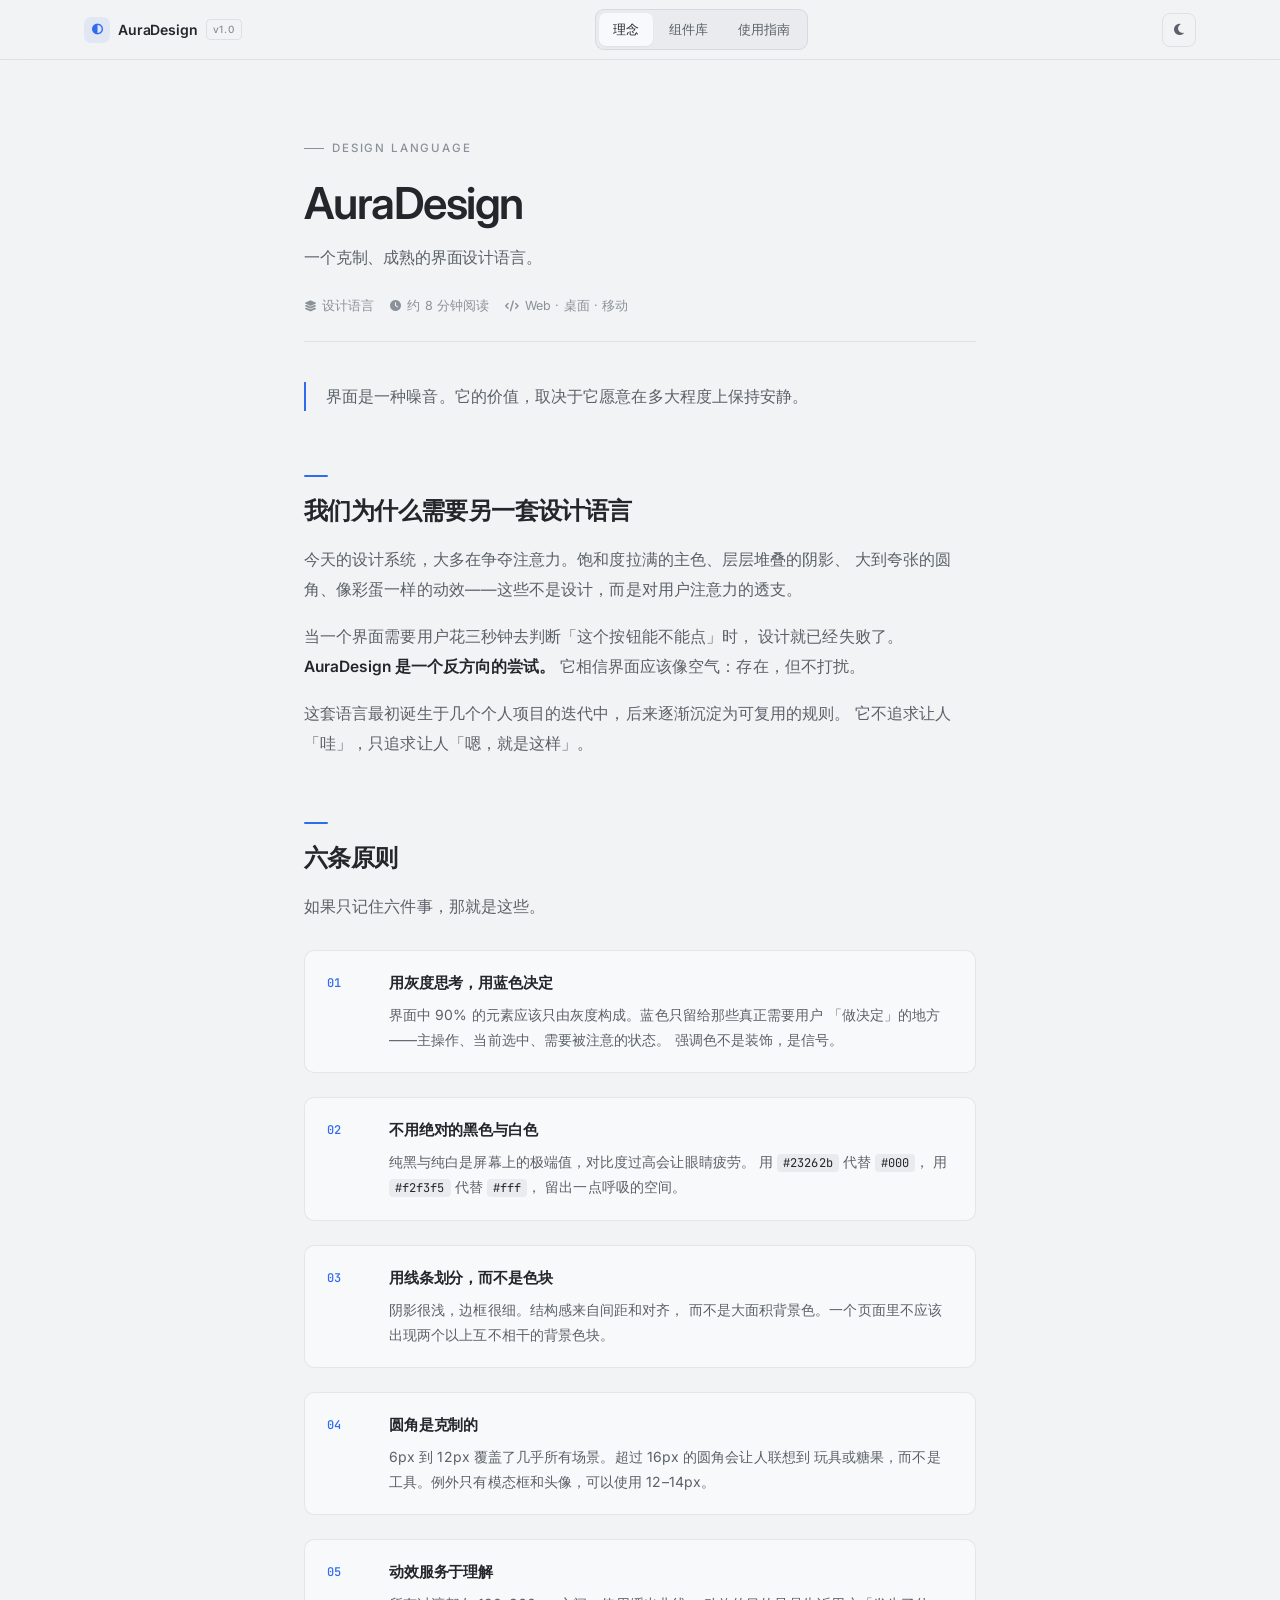
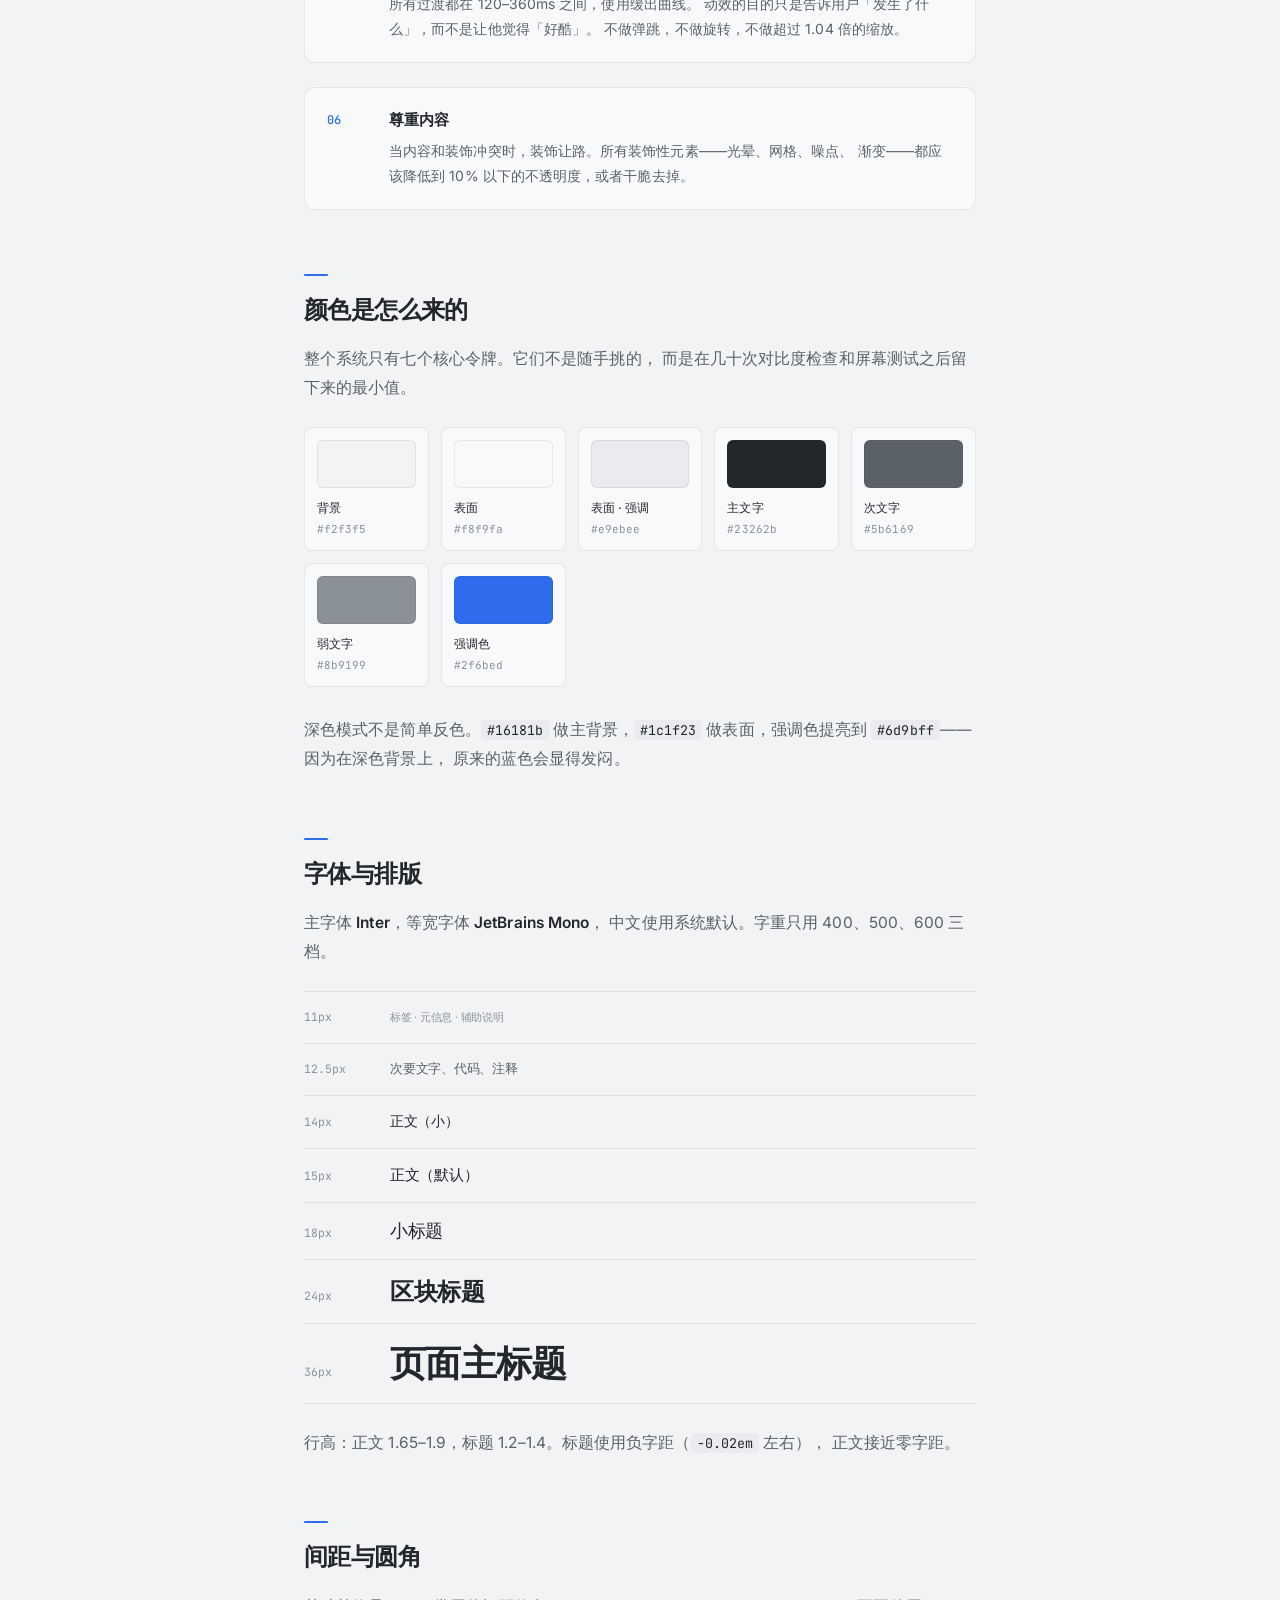
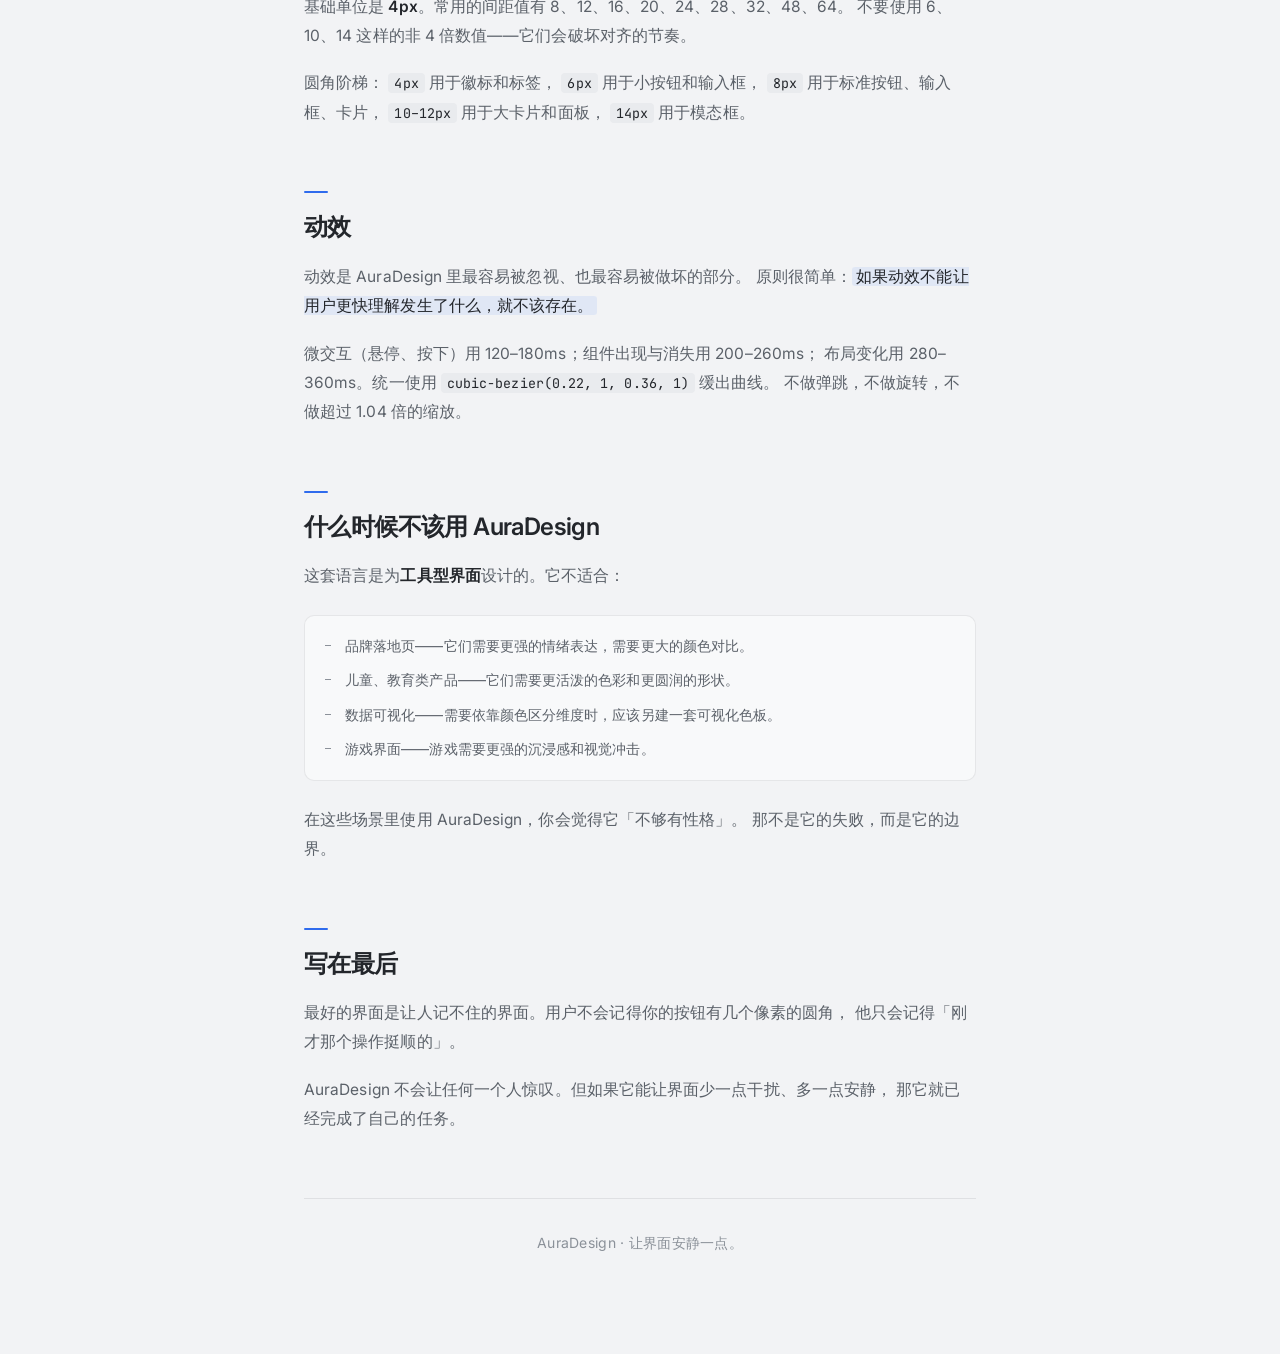
<file: aura/index.html>
<!DOCTYPE html>
<html lang="zh-CN">
<head>
<meta charset="UTF-8" />
<meta name="viewport" content="width=device-width, initial-scale=1, viewport-fit=cover" />
<title>AuraDesign · 克制而成熟的界面设计语言</title>
<meta name="description" content="AuraDesign 是一套克制、成熟的界面设计语言。灰度为主，蓝色为辅，轻阴影，动效服务于理解。" />
<script>
  (function () {
    try {
      var saved = localStorage.getItem('aura-theme');
      var prefersDark = window.matchMedia && window.matchMedia('(prefers-color-scheme: dark)').matches;
      if (saved === 'dark' || (!saved && prefersDark)) {
        document.documentElement.classList.add('dark');
      }
    } catch (e) {}
  })();
</script>
<link rel="preconnect" href="https://fonts.googleapis.com" />
<link rel="preconnect" href="https://fonts.gstatic.com" crossorigin />
<link href="https://fonts.googleapis.com/css2?family=Inter:wght@300;400;500;600&family=JetBrains+Mono:wght@400;500&display=swap" rel="stylesheet" />
<link rel="stylesheet" href="https://cdnjs.cloudflare.com/ajax/libs/font-awesome/6.4.0/css/all.min.css" />
<style>
  /* ============================================================
     1. 设计令牌
     ============================================================ */
  :root {
    --bg:          #f2f3f5;
    --surface:     #f8f9fa;
    --surface-2:   #e9ebee;

    --text:        #23262b;
    --text-2:      #5b6169;
    --text-3:      #8b9199;

    --line:        rgba(35, 38, 43, 0.09);
    --line-strong: rgba(35, 38, 43, 0.16);

    --accent:      #2f6bed;
    --accent-soft: rgba(47, 107, 237, 0.09);
    --accent-line: rgba(47, 107, 237, 0.28);

    --danger:      #b3261e;
    --danger-soft: rgba(179, 38, 30, 0.09);
    --warn:        #8a5c00;
    --warn-soft:   rgba(224, 169, 24, 0.10);
    --ok:          #2f7a4d;
    --ok-soft:     rgba(47, 122, 77, 0.10);

    --glass:       rgba(242, 243, 245, 0.78);

    --shadow-sm:   0 1px 2px rgba(23, 26, 31, 0.05);
    --shadow-md:   0 2px 10px rgba(23, 26, 31, 0.06), 0 1px 2px rgba(23, 26, 31, 0.04);
    --shadow-lg:   0 18px 44px -20px rgba(23, 26, 31, 0.42);

    --ease:        cubic-bezier(0.22, 1, 0.36, 1);
    color-scheme:  light;
  }

  html.dark {
    --bg:          #16181b;
    --surface:     #1c1f23;
    --surface-2:   #23262b;

    --text:        #e7e8ea;
    --text-2:      #a1a6ad;
    --text-3:      #737980;

    --line:        rgba(255, 255, 255, 0.08);
    --line-strong: rgba(255, 255, 255, 0.16);

    --accent:      #6d9bff;
    --accent-soft: rgba(109, 155, 255, 0.13);
    --accent-line: rgba(109, 155, 255, 0.36);

    --danger:      #ff8a80;
    --danger-soft: rgba(255, 138, 128, 0.12);
    --warn:        #d6a94c;
    --warn-soft:   rgba(230, 180, 55, 0.10);
    --ok:          #6fc591;
    --ok-soft:     rgba(111, 197, 145, 0.10);

    --glass:       rgba(22, 24, 27, 0.78);

    --shadow-sm:   0 1px 2px rgba(0, 0, 0, 0.28);
    --shadow-md:   0 2px 12px rgba(0, 0, 0, 0.34);
    --shadow-lg:   0 18px 46px -20px rgba(0, 0, 0, 0.8);

    color-scheme:  dark;
  }

  /* ============================================================
     2. 基础
     ============================================================ */
  *, *::before, *::after {
    box-sizing: border-box;
    -webkit-tap-highlight-color: transparent;
  }

  html {
    scroll-behavior: smooth;
    -webkit-text-size-adjust: 100%;
  }

  body {
    margin: 0;
    min-height: 100vh;
    background: var(--bg);
    color: var(--text);
    font-family: 'Inter', -apple-system, BlinkMacSystemFont, 'Segoe UI',
                 'PingFang SC', 'Hiragino Sans GB', 'Microsoft YaHei', sans-serif;
    font-size: 15px;
    line-height: 1.65;
    letter-spacing: 0.005em;
    -webkit-font-smoothing: antialiased;
    -moz-osx-font-smoothing: grayscale;
    transition: background-color 0.35s ease, color 0.35s ease;
  }

  body.modal-open { overflow: hidden; }

  h1, h2, h3, h4, p, ul, li { margin: 0; padding: 0; }
  ul { list-style: none; }
  a { color: inherit; text-decoration: none; }
  img { display: block; max-width: 100%; }
  button { font: inherit; color: inherit; cursor: pointer; }
  input, textarea, select { font: inherit; }

  ::selection { background: var(--accent-soft); color: var(--text); }

  .container {
    width: 100%;
    max-width: 1160px;
    margin: 0 auto;
    padding: 0 24px;
  }

  /* ============================================================
     3. 顶栏与 Tab 切换
     ============================================================ */
  .site-header {
    position: fixed;
    top: 0; left: 0; right: 0;
    z-index: 80;
    height: 60px;
    display: flex;
    align-items: center;
    background: var(--glass);
    -webkit-backdrop-filter: saturate(170%) blur(14px);
    backdrop-filter: saturate(170%) blur(14px);
    border-bottom: 1px solid var(--line);
    transition: background-color 0.35s ease, border-color 0.35s ease;
  }

  .header-inner {
    display: flex;
    align-items: center;
    gap: 12px;
    width: 100%;
  }

  .brand {
    display: inline-flex;
    align-items: center;
    gap: 8px;
    flex-shrink: 0;
    font-size: 14px;
    font-weight: 600;
    letter-spacing: -0.01em;
    white-space: nowrap;
  }
  .brand-mark {
    display: inline-flex;
    align-items: center;
    justify-content: center;
    width: 26px; height: 26px;
    border-radius: 7px;
    background: var(--accent-soft);
    color: var(--accent);
    font-size: 11px;
  }
  .brand-tag {
    font-size: 10px;
    font-weight: 500;
    letter-spacing: 0.08em;
    padding: 1px 6px;
    color: var(--text-3);
    border: 1px solid var(--line);
    border-radius: 4px;
  }

  .tab-switch {
    display: flex;
    gap: 2px;
    margin: 0 auto;
    padding: 3px;
    background: var(--surface-2);
    border: 1px solid var(--line);
    border-radius: 9px;
    flex-shrink: 1;
    min-width: 0;
  }

  .tab-btn {
    padding: 6px 14px;
    font-size: 13px;
    font-weight: 500;
    color: var(--text-2);
    background: transparent;
    border: none;
    border-radius: 7px;
    white-space: nowrap;
    transition: color 0.18s ease, background-color 0.18s ease, box-shadow 0.18s ease;
  }
  .tab-btn:hover { color: var(--text); }
  .tab-btn.active {
    color: var(--text);
    background: var(--surface);
    box-shadow: var(--shadow-sm);
  }

  .icon-btn {
    width: 34px; height: 34px;
    display: inline-flex;
    align-items: center;
    justify-content: center;
    padding: 0;
    flex-shrink: 0;
    border: 1px solid var(--line);
    border-radius: 8px;
    background: transparent;
    color: var(--text-2);
    font-size: 13px;
    transition: color 0.2s ease, background-color 0.2s ease, border-color 0.2s ease;
  }
  .icon-btn:hover {
    color: var(--text);
    background: var(--surface-2);
    border-color: var(--line-strong);
  }

  /* ============================================================
     4. Tab 面板
     ============================================================ */
  main {
    padding-top: 60px;
    min-height: 100vh;
  }

  .tab-panel { display: none; }
  .tab-panel.active { display: block; }

  /* ============================================================
     5. 文章（Blog + Guide 共用）
     ============================================================ */
  .article {
    max-width: 720px;
    margin: 0 auto;
    padding: 72px 24px 100px;
  }

  .article-kicker {
    display: inline-flex;
    align-items: center;
    gap: 8px;
    font-size: 11.5px;
    font-weight: 500;
    letter-spacing: 0.16em;
    text-transform: uppercase;
    color: var(--text-3);
  }
  .article-kicker::before {
    content: '';
    width: 20px; height: 1px;
    background: var(--text-3);
  }

  .article-title {
    margin-top: 20px;
    font-size: clamp(2rem, 5vw, 2.75rem);
    font-weight: 600;
    line-height: 1.15;
    letter-spacing: -0.035em;
  }

  .article-subtitle {
    margin-top: 14px;
    font-size: clamp(1.05rem, 2.2vw, 1.2rem);
    font-weight: 400;
    line-height: 1.5;
    color: var(--text-3);
    letter-spacing: -0.01em;
  }

  .article-meta {
    display: flex;
    flex-wrap: wrap;
    gap: 16px;
    margin-top: 24px;
    padding-bottom: 24px;
    border-bottom: 1px solid var(--line);
    font-size: 12.5px;
    color: var(--text-3);
  }
  .article-meta span { display: inline-flex; align-items: center; gap: 6px; }
  .article-meta i { font-size: 11px; }

  .article-lead {
    margin-top: 40px;
    padding-left: 20px;
    border-left: 2px solid var(--accent);
    font-size: 16.5px;
    line-height: 1.85;
    color: var(--text);
  }

  .article h2 {
    position: relative;
    margin-top: 64px;
    margin-bottom: 18px;
    font-size: 1.5rem;
    font-weight: 600;
    letter-spacing: -0.025em;
    line-height: 1.35;
  }
  .article h2::before {
    content: '';
    display: block;
    width: 24px; height: 2px;
    margin-bottom: 18px;
    background: var(--accent);
    border-radius: 1px;
  }

  .article h3 {
    margin-top: 32px;
    margin-bottom: 10px;
    font-size: 1.05rem;
    font-weight: 600;
    letter-spacing: -0.015em;
  }

  .article p {
    margin-bottom: 18px;
    font-size: 15.5px;
    line-height: 1.9;
    color: var(--text-2);
  }
  .article p strong {
    font-weight: 600;
    color: var(--text);
  }
  .article p em {
    font-style: normal;
    padding: 0 4px;
    color: var(--text);
    background: var(--accent-soft);
    border-radius: 3px;
  }

  .article code {
    padding: 1px 6px;
    font-family: 'JetBrains Mono', 'SF Mono', Monaco, Consolas, monospace;
    font-size: 0.86em;
    color: var(--text);
    background: var(--surface-2);
    border-radius: 4px;
  }

  .article ul.list {
    margin: 20px 0;
    padding-left: 0;
  }
  .article ul.list li {
    position: relative;
    padding-left: 20px;
    margin-bottom: 10px;
    font-size: 15px;
    line-height: 1.8;
    color: var(--text-2);
  }
  .article ul.list li:last-child { margin-bottom: 0; }
  .article ul.list li::before {
    content: '';
    position: absolute;
    left: 0;
    top: 11px;
    width: 6px; height: 1px;
    background: var(--text-3);
  }
  .article ul.list li code {
    font-size: 0.85em;
  }

  .principles {
    display: flex;
    flex-direction: column;
    gap: 24px;
    margin: 28px 0 20px;
  }

  .principle {
    display: grid;
    grid-template-columns: 44px 1fr;
    gap: 18px;
    align-items: start;
    padding: 20px 22px;
    background: var(--surface);
    border: 1px solid var(--line);
    border-radius: 10px;
    transition: border-color 0.22s ease, box-shadow 0.22s ease;
  }
  .principle:hover {
    border-color: var(--line-strong);
    box-shadow: var(--shadow-md);
  }

  .principle-num {
    font-family: 'JetBrains Mono', 'SF Mono', Monaco, Consolas, monospace;
    font-size: 12px;
    font-weight: 500;
    letter-spacing: 0.02em;
    color: var(--accent);
    padding-top: 3px;
    font-variant-numeric: tabular-nums;
  }

  .principle-title {
    font-size: 15px;
    font-weight: 600;
    letter-spacing: -0.01em;
    margin-bottom: 6px;
    color: var(--text);
  }

  .principle-text {
    margin: 0 !important;
    font-size: 14px !important;
    line-height: 1.8 !important;
    color: var(--text-2) !important;
  }

  .swatches {
    display: grid;
    grid-template-columns: repeat(auto-fill, minmax(120px, 1fr));
    gap: 12px;
    margin: 24px 0 28px;
  }

  .swatch {
    padding: 12px;
    background: var(--surface);
    border: 1px solid var(--line);
    border-radius: 8px;
  }
  .swatch-chip {
    height: 48px;
    border-radius: 6px;
    border: 1px solid var(--line);
    margin-bottom: 10px;
  }
  .swatch-name {
    font-size: 12px;
    font-weight: 500;
    color: var(--text);
    margin-bottom: 2px;
  }
  .swatch-val {
    font-family: 'JetBrains Mono', 'SF Mono', Monaco, Consolas, monospace;
    font-size: 11px;
    color: var(--text-3);
  }

  .type-scale {
    margin: 24px 0;
    border-top: 1px solid var(--line);
  }
  .type-row {
    display: grid;
    grid-template-columns: 68px minmax(0, 1fr);
    gap: 18px;
    align-items: baseline;
    padding: 16px 0;
    border-bottom: 1px solid var(--line);
  }
  .type-token {
    font-family: 'JetBrains Mono', 'SF Mono', Monaco, Consolas, monospace;
    font-size: 11.5px;
    color: var(--text-3);
    font-variant-numeric: tabular-nums;
  }
  .type-sample {
    color: var(--text);
    line-height: 1.3;
    letter-spacing: -0.02em;
    overflow: hidden;
    text-overflow: ellipsis;
    white-space: nowrap;
  }

  .not-for {
    margin: 24px 0;
    padding: 18px 20px;
    background: var(--surface);
    border: 1px solid var(--line);
    border-radius: 10px;
  }
  .not-for li {
    position: relative;
    padding-left: 20px;
    margin-bottom: 10px;
    font-size: 14px;
    line-height: 1.75;
    color: var(--text-2);
  }
  .not-for li:last-child { margin-bottom: 0; }
  .not-for li::before {
    content: '';
    position: absolute;
    left: 0;
    top: 11px;
    width: 6px; height: 1px;
    background: var(--text-3);
  }

  .article-end {
    margin-top: 64px;
    padding-top: 32px;
    border-top: 1px solid var(--line);
    text-align: center;
    font-size: 14px;
    color: var(--text-3);
    letter-spacing: 0.02em;
  }

  /* ============================================================
     6. 代码块
     ============================================================ */
  .code-block {
    padding: 14px 16px;
    margin: 16px 0 22px;
    font-family: 'JetBrains Mono', 'SF Mono', Monaco, Consolas, monospace;
    font-size: 12.5px;
    line-height: 1.75;
    color: var(--text-2);
    background: var(--surface);
    border: 1px solid var(--line);
    border-radius: 8px;
    overflow-x: auto;
    white-space: pre;
    tab-size: 2;
  }

  .step {
    display: grid;
    grid-template-columns: 36px 1fr;
    gap: 16px;
    margin: 26px 0;
  }
  .step-num {
    display: inline-flex;
    align-items: center;
    justify-content: center;
    width: 28px; height: 28px;
    margin-top: 2px;
    border-radius: 7px;
    background: var(--accent-soft);
    color: var(--accent);
    font-family: 'JetBrains Mono', 'SF Mono', Monaco, Consolas, monospace;
    font-size: 12px;
    font-weight: 600;
  }
  .step-title {
    font-size: 15px;
    font-weight: 600;
    letter-spacing: -0.01em;
    margin-bottom: 6px;
    color: var(--text);
  }
  .step-body p {
    margin-bottom: 8px !important;
    font-size: 14.5px !important;
  }

  .callout {
    display: flex;
    align-items: flex-start;
    gap: 12px;
    margin: 20px 0;
    padding: 14px 16px;
    font-size: 14px;
    line-height: 1.75;
    border-radius: 9px;
    border: 1px solid var(--accent-line);
    background: var(--accent-soft);
    color: var(--text-2);
  }
  .callout i {
    color: var(--accent);
    font-size: 13px;
    margin-top: 3px;
    flex-shrink: 0;
  }
  .callout strong {
    color: var(--text);
    font-weight: 600;
  }

  /* ============================================================
     7. 组件库布局
     ============================================================ */
  .components-layout {
    display: grid;
    grid-template-columns: 220px minmax(0, 1fr);
    gap: 48px;
    max-width: 1180px;
    margin: 0 auto;
    padding: 40px 24px 100px;
    align-items: start;
  }

  .side-nav {
    position: sticky;
    top: 84px;
    align-self: start;
    max-height: calc(100vh - 110px);
    overflow-y: auto;
    padding-right: 4px;
    scrollbar-width: thin;
  }
  .side-nav::-webkit-scrollbar { width: 4px; }
  .side-nav::-webkit-scrollbar-thumb {
    background: var(--line-strong);
    border-radius: 2px;
  }

  .side-group { margin-bottom: 22px; }
  .side-group:last-child { margin-bottom: 0; }

  .side-group-title {
    padding: 0 10px;
    margin-bottom: 8px;
    font-size: 10.5px;
    font-weight: 500;
    letter-spacing: 0.14em;
    text-transform: uppercase;
    color: var(--text-3);
  }

  .side-link {
    display: block;
    padding: 7px 10px;
    margin-bottom: 1px;
    font-size: 13px;
    color: var(--text-2);
    border-left: 2px solid transparent;
    border-radius: 0 6px 6px 0;
    transition: color 0.15s ease, background-color 0.15s ease, border-color 0.15s ease;
  }
  .side-link:hover {
    color: var(--text);
    background: var(--surface-2);
  }
  .side-link.active {
    color: var(--accent);
    background: var(--accent-soft);
    border-left-color: var(--accent);
    font-weight: 500;
  }

  .comp-section {
    padding: 4px 0 40px;
    margin-bottom: 8px;
    border-bottom: 1px solid var(--line);
    scroll-margin-top: 84px;
  }
  .comp-section:last-child { border-bottom: none; }

  .comp-eyebrow {
    display: inline-flex;
    align-items: center;
    gap: 8px;
    margin-bottom: 10px;
    font-size: 10.5px;
    font-weight: 500;
    letter-spacing: 0.14em;
    text-transform: uppercase;
    color: var(--text-3);
  }
  .comp-eyebrow::before {
    content: '';
    width: 14px; height: 1px;
    background: var(--text-3);
  }

  .comp-title {
    font-size: 1.25rem;
    font-weight: 600;
    letter-spacing: -0.02em;
    margin-bottom: 6px;
  }

  .comp-desc {
    font-size: 13.5px;
    line-height: 1.7;
    color: var(--text-2);
    margin-bottom: 22px;
    max-width: 560px;
  }

  .demo-row {
    display: flex;
    flex-wrap: wrap;
    align-items: flex-end;
    gap: 18px 26px;
    padding: 20px;
    margin-bottom: 14px;
    background: var(--surface);
    border: 1px solid var(--line);
    border-radius: 10px;
  }

  .demo-item {
    display: flex;
    flex-direction: column;
    align-items: flex-start;
    gap: 8px;
    min-width: 0;
  }

  .demo-label {
    font-size: 11px;
    letter-spacing: 0.03em;
    color: var(--text-3);
  }

  /* ============================================================
     8. 组件样式（组件库中复用）
     ============================================================ */
  .btn {
    display: inline-flex;
    align-items: center;
    justify-content: center;
    gap: 7px;
    padding: 8px 14px;
    font-size: 13px;
    font-weight: 500;
    line-height: 1.2;
    border: 1px solid transparent;
    border-radius: 7px;
    background: transparent;
    white-space: nowrap;
    transition: background-color 0.18s ease, border-color 0.18s ease,
                color 0.18s ease, box-shadow 0.18s ease,
                filter 0.18s ease, transform 0.18s ease;
  }
  .btn i { font-size: 11.5px; }

  .btn-primary {
    background: var(--accent);
    color: #f6f9ff;
    box-shadow: 0 1px 2px rgba(47, 107, 237, 0.3);
  }
  .btn-primary:hover {
    filter: brightness(1.07);
    box-shadow: 0 6px 16px -8px rgba(47, 107, 237, 0.6);
  }
  .btn-primary:active { transform: translateY(1px); }
  .btn-primary.is-hover {
    filter: brightness(1.07);
    box-shadow: 0 6px 16px -8px rgba(47, 107, 237, 0.6);
  }
  .btn-primary.is-active { transform: translateY(1px); }

  .btn-ghost {
    color: var(--text);
    border-color: var(--line-strong);
  }
  .btn-ghost:hover {
    background: var(--surface-2);
    border-color: var(--text-3);
  }
  .btn-ghost.is-hover {
    background: var(--surface-2);
    border-color: var(--text-3);
  }

  .btn:disabled {
    opacity: 0.42;
    cursor: not-allowed;
    filter: none;
    box-shadow: none;
    transform: none;
  }

  .input {
    width: 100%;
    padding: 9px 12px;
    font-size: 13.5px;
    color: var(--text);
    background: var(--bg);
    border: 1px solid var(--line);
    border-radius: 7px;
    transition: border-color 0.18s ease, box-shadow 0.18s ease, background-color 0.35s ease;
    outline: none;
  }
  .input::placeholder { color: var(--text-3); }
  .input:hover { border-color: var(--line-strong); }
  .input:focus,
  .input.is-focus {
    border-color: var(--accent);
    box-shadow: 0 0 0 3px var(--accent-soft);
  }
  .input.is-error {
    border-color: var(--danger);
    box-shadow: 0 0 0 3px var(--danger-soft);
  }
  .input:disabled {
    opacity: 0.55;
    cursor: not-allowed;
    background: var(--surface-2);
  }

  .select-wrap { position: relative; width: 100%; }
  .select-wrap::after {
    content: '';
    position: absolute;
    right: 13px;
    top: 50%;
    width: 6px; height: 6px;
    border-right: 1.5px solid var(--text-3);
    border-bottom: 1.5px solid var(--text-3);
    transform: translateY(-70%) rotate(45deg);
    pointer-events: none;
  }
  .select {
    width: 100%;
    padding: 9px 32px 9px 12px;
    font-size: 13.5px;
    color: var(--text);
    background: var(--bg);
    border: 1px solid var(--line);
    border-radius: 7px;
    appearance: none;
    -webkit-appearance: none;
    outline: none;
    cursor: pointer;
    transition: border-color 0.18s ease, box-shadow 0.18s ease;
  }
  .select:hover { border-color: var(--line-strong); }
  .select:focus {
    border-color: var(--accent);
    box-shadow: 0 0 0 3px var(--accent-soft);
  }

  .switch {
    display: inline-flex;
    align-items: center;
    gap: 10px;
    cursor: pointer;
    user-select: none;
  }
  .switch input {
    position: absolute;
    width: 0; height: 0;
    opacity: 0;
  }
  .switch-track {
    position: relative;
    width: 32px; height: 18px;
    flex-shrink: 0;
    border-radius: 999px;
    background: var(--surface-2);
    border: 1px solid var(--line-strong);
    transition: background-color 0.22s ease, border-color 0.22s ease;
  }
  .switch-thumb {
    position: absolute;
    top: 2px; left: 2px;
    width: 12px; height: 12px;
    border-radius: 50%;
    background: var(--text-3);
    transition: transform 0.22s var(--ease), background-color 0.22s ease;
  }
  .switch input:checked + .switch-track {
    background: var(--accent-soft);
    border-color: var(--accent);
  }
  .switch input:checked + .switch-track .switch-thumb {
    transform: translateX(14px);
    background: var(--accent);
  }
  .switch input:disabled + .switch-track {
    opacity: 0.45;
  }
  .switch-label {
    font-size: 13px;
    color: var(--text-2);
    white-space: nowrap;
  }

  .checkbox {
    display: inline-flex;
    align-items: center;
    gap: 9px;
    cursor: pointer;
    user-select: none;
    font-size: 13.5px;
    color: var(--text-2);
  }
  .checkbox input {
    position: absolute;
    width: 0; height: 0;
    opacity: 0;
  }
  .checkbox-box {
    display: inline-flex;
    align-items: center;
    justify-content: center;
    width: 16px; height: 16px;
    flex-shrink: 0;
    border: 1px solid var(--line-strong);
    border-radius: 4px;
    background: var(--bg);
    color: transparent;
    font-size: 9px;
    transition: background-color 0.15s ease, border-color 0.15s ease, color 0.15s ease;
  }
  .checkbox:hover .checkbox-box { border-color: var(--text-3); }
  .checkbox input:checked + .checkbox-box {
    background: var(--accent);
    border-color: var(--accent);
    color: #f6f9ff;
  }
  .checkbox input:disabled + .checkbox-box {
    opacity: 0.45;
  }

  .tag {
    display: inline-flex;
    align-items: center;
    gap: 5px;
    padding: 2px 9px;
    font-size: 11.5px;
    font-weight: 500;
    color: var(--text-2);
    background: var(--surface-2);
    border-radius: 5px;
    white-space: nowrap;
  }
  .tag i { font-size: 10px; opacity: 0.7; }
  .tag-outline {
    background: transparent;
    border: 1px solid var(--line-strong);
  }
  .tag-accent {
    color: var(--accent);
    background: var(--accent-soft);
  }
  .tag-ok {
    color: var(--ok);
    background: var(--ok-soft);
  }
  .tag-danger {
    color: var(--danger);
    background: var(--danger-soft);
  }

  .badge {
    display: inline-flex;
    align-items: center;
    justify-content: center;
    min-width: 18px;
    height: 18px;
    padding: 0 5px;
    font-size: 10.5px;
    font-weight: 600;
    color: #f6f9ff;
    background: var(--accent);
    border-radius: 999px;
    font-variant-numeric: tabular-nums;
  }
  .badge-dot {
    width: 6px; height: 6px;
    min-width: 0;
    padding: 0;
    border-radius: 50%;
    background: var(--accent);
    box-shadow: 0 0 0 2px var(--surface);
  }

  .card-demo {
    width: 260px;
    padding: 16px 18px;
    background: var(--surface);
    border: 1px solid var(--line);
    border-radius: 10px;
    transition: border-color 0.22s ease, box-shadow 0.22s ease, transform 0.22s ease;
  }
  .card-demo:hover {
    border-color: var(--line-strong);
    box-shadow: var(--shadow-md);
    transform: translateY(-2px);
  }
  .card-demo-title {
    font-size: 14px;
    font-weight: 600;
    letter-spacing: -0.01em;
    margin-bottom: 4px;
  }
  .card-demo-text {
    font-size: 12.5px;
    line-height: 1.7;
    color: var(--text-2);
  }

  .avatar-demo {
    width: 40px; height: 40px;
    display: inline-flex;
    align-items: center;
    justify-content: center;
    border-radius: 8px;
    background: var(--accent-soft);
    color: var(--accent);
    font-size: 14px;
    font-weight: 600;
    overflow: hidden;
    border: 1px solid var(--line);
  }
  .avatar-demo img {
    width: 100%; height: 100%;
    object-fit: cover;
  }
  .avatar-lg { width: 52px; height: 52px; font-size: 17px; border-radius: 10px; }
  .avatar-sm { width: 28px; height: 28px; font-size: 11px; border-radius: 6px; }

  .avatar-group {
    display: flex;
    align-items: center;
    padding-left: 6px;
  }
  .avatar-group .avatar-demo {
    position: relative;
    box-shadow: 0 0 0 2px var(--surface);
  }
  .avatar-group .avatar-demo + .avatar-demo {
    margin-left: -8px;
  }

  .progress-track {
    width: 200px;
    height: 3px;
    border-radius: 2px;
    background: var(--line-strong);
    overflow: hidden;
  }
  .progress-fill {
    height: 100%;
    border-radius: 2px;
    background: var(--accent);
    transition: width 0.4s var(--ease);
  }

  .divider-demo {
    width: 200px;
    height: 1px;
    background: var(--line);
  }

  .alert-demo {
    display: flex;
    align-items: flex-start;
    gap: 12px;
    width: 100%;
    max-width: 460px;
    padding: 12px 14px;
    font-size: 13px;
    line-height: 1.7;
    border-radius: 8px;
    border: 1px solid var(--line);
    background: var(--surface-2);
    color: var(--text-2);
  }
  .alert-demo i {
    font-size: 12px;
    margin-top: 3px;
    flex-shrink: 0;
  }
  .alert-info {
    color: var(--accent);
    background: var(--accent-soft);
    border-color: var(--accent-line);
  }
  .alert-warn {
    color: var(--warn);
    background: var(--warn-soft);
    border-color: rgba(224, 169, 24, 0.32);
  }
  .alert-error {
    color: var(--danger);
    background: var(--danger-soft);
    border-color: rgba(179, 38, 30, 0.26);
  }
  .alert-ok {
    color: var(--ok);
    background: var(--ok-soft);
    border-color: rgba(47, 122, 77, 0.26);
  }
  .alert-demo strong { font-weight: 600; }

  .modal-preview {
    width: 100%;
    max-width: 320px;
    padding: 18px 20px;
    background: var(--surface);
    border: 1px solid var(--line);
    border-radius: 12px;
    box-shadow: var(--shadow-lg);
  }
  .modal-preview-title {
    font-size: 14px;
    font-weight: 600;
    letter-spacing: -0.01em;
    margin-bottom: 6px;
  }
  .modal-preview-text {
    font-size: 12.5px;
    line-height: 1.7;
    color: var(--text-2);
    margin-bottom: 16px;
  }
  .modal-preview-actions {
    display: flex;
    justify-content: flex-end;
    gap: 8px;
  }
  .modal-preview .btn { padding: 6px 12px; font-size: 12.5px; }

  .tooltip-preview {
    position: relative;
    display: inline-block;
    padding-top: 32px;
  }
  .tooltip-bubble {
    position: relative;
    display: inline-block;
    padding: 5px 9px;
    font-size: 11.5px;
    color: #eceef1;
    background: #2b2e33;
    border-radius: 6px;
    box-shadow: var(--shadow-md);
    white-space: nowrap;
  }
  .tooltip-bubble::after {
    content: '';
    position: absolute;
    left: 50%;
    bottom: -4px;
    width: 8px; height: 8px;
    background: #2b2e33;
    transform: translateX(-50%) rotate(45deg);
    border-radius: 1px;
  }

  .tooltip-trigger {
    position: relative;
    display: inline-flex;
  }
  .tooltip-trigger .tooltip-bubble {
    position: absolute;
    bottom: calc(100% + 10px);
    left: 50%;
    z-index: 10;
    transform: translateX(-50%) translateY(4px);
    opacity: 0;
    visibility: hidden;
    pointer-events: none;
    transition: opacity 0.18s ease, transform 0.18s ease, visibility 0.18s;
  }
  .tooltip-trigger:hover .tooltip-bubble,
  .tooltip-trigger:focus-within .tooltip-bubble {
    opacity: 1;
    visibility: visible;
    transform: translateX(-50%) translateY(0);
  }

  .link {
    font-size: 13.5px;
    color: var(--accent);
    text-decoration: none;
    transition: color 0.15s ease;
    cursor: pointer;
  }
  .link:hover { text-decoration: underline; }
  .link:visited { color: var(--text-2); }
  .link.is-disabled {
    color: var(--text-3);
    cursor: not-allowed;
    text-decoration: none;
    opacity: 0.7;
  }

  .mini-tabs {
    display: inline-flex;
    gap: 2px;
    padding: 3px;
    background: var(--surface-2);
    border: 1px solid var(--line);
    border-radius: 8px;
  }
  .mini-tab {
    padding: 5px 12px;
    font-size: 12.5px;
    color: var(--text-2);
    border: none;
    background: transparent;
    border-radius: 6px;
    cursor: pointer;
    transition: color 0.18s ease, background-color 0.18s ease, box-shadow 0.18s ease;
  }
  .mini-tab:hover { color: var(--text); }
  .mini-tab.active {
    color: var(--text);
    background: var(--surface);
    box-shadow: var(--shadow-sm);
  }

  .crumbs {
    display: flex;
    align-items: center;
    flex-wrap: wrap;
    gap: 6px;
    font-size: 13px;
    color: var(--text-2);
  }
  .crumbs a { transition: color 0.15s ease; }
  .crumbs a:hover { color: var(--text); }
  .crumbs .crumb-sep { color: var(--text-3); font-size: 11px; }
  .crumbs .crumb-current { color: var(--text); font-weight: 500; }

  .pager { display: inline-flex; gap: 2px; }
  .pager-btn {
    min-width: 30px;
    height: 30px;
    padding: 0 9px;
    display: inline-flex;
    align-items: center;
    justify-content: center;
    font-size: 12.5px;
    color: var(--text-2);
    background: transparent;
    border: 1px solid transparent;
    border-radius: 6px;
    cursor: pointer;
    transition: color 0.15s ease, background-color 0.15s ease, border-color 0.15s ease;
    font-variant-numeric: tabular-nums;
  }
  .pager-btn:hover {
    color: var(--text);
    background: var(--surface-2);
  }
  .pager-btn.active {
    color: var(--accent);
    background: var(--accent-soft);
    border-color: var(--accent-line);
    font-weight: 600;
  }
  .pager-btn:disabled { opacity: 0.4; cursor: not-allowed; }

  .accordion {
    width: 100%;
    max-width: 460px;
    border: 1px solid var(--line);
    border-radius: 8px;
    overflow: hidden;
  }
  .accordion-item + .accordion-item { border-top: 1px solid var(--line); }
  .accordion-head {
    display: flex;
    align-items: center;
    justify-content: space-between;
    gap: 12px;
    padding: 11px 14px;
    font-size: 13.5px;
    font-weight: 500;
    color: var(--text);
    background: transparent;
    border: none;
    width: 100%;
    text-align: left;
    cursor: pointer;
    transition: background-color 0.15s ease;
  }
  .accordion-head:hover { background: var(--surface-2); }
  .accordion-head i {
    font-size: 11px;
    color: var(--text-3);
    transition: transform 0.24s var(--ease);
  }
  .accordion-item.open .accordion-head i { transform: rotate(180deg); }
  .accordion-body {
    display: none;
    padding: 0 14px 12px;
    font-size: 12.5px;
    line-height: 1.75;
    color: var(--text-2);
  }
  .accordion-item.open .accordion-body { display: block; }

  /* ============================================================
     9. 响应式
     ============================================================ */
  @media (max-width: 900px) {
    .article { padding: 48px 20px 72px; }
    .article-lead { margin-top: 32px; font-size: 15.5px; }

    .components-layout {
      grid-template-columns: 1fr;
      gap: 20px;
      padding: 20px 20px 80px;
    }

    .side-nav {
      position: sticky;
      top: 60px;
      z-index: 20;
      display: flex;
      gap: 6px;
      overflow-x: auto;
      max-height: none;
      padding: 10px 0 8px;
      margin: 0 -20px;
      padding-left: 20px;
      padding-right: 20px;
      background: var(--glass);
      -webkit-backdrop-filter: saturate(170%) blur(14px);
      backdrop-filter: saturate(170%) blur(14px);
      border-bottom: 1px solid var(--line);
      scrollbar-width: none;
    }
    .side-nav::-webkit-scrollbar { display: none; }

    .side-group { display: contents; }
    .side-group-title { display: none; }

    .side-link {
      flex-shrink: 0;
      padding: 6px 12px;
      border-left: none;
      border: 1px solid var(--line);
      border-radius: 999px;
      font-size: 12.5px;
      white-space: nowrap;
    }
    .side-link.active {
      border-color: var(--accent-line);
    }

    .comp-section { scroll-margin-top: 120px; }
  }

  @media (max-width: 640px) {
    .container { padding: 0 16px; }
    .article { padding: 40px 16px 64px; }
    .article-title { font-size: 1.85rem; }
    .article h2 { margin-top: 48px; font-size: 1.3rem; }
    .article p { font-size: 15px; }

    .principle {
      grid-template-columns: 1fr;
      gap: 8px;
      padding: 16px 18px;
    }
    .principle-num { padding-top: 0; }

    .brand-tag { display: none; }
    .tab-btn { padding: 6px 10px; font-size: 12.5px; }

    .components-layout { padding: 16px 16px 64px; }
    .side-nav {
      margin: 0 -16px;
      padding-left: 16px;
      padding-right: 16px;
    }

    .comp-title { font-size: 1.1rem; }
    .demo-row { padding: 16px; gap: 14px 20px; }
    .code-block { font-size: 11.5px; padding: 12px 14px; }

    .card-demo { width: 100%; }

    .step { grid-template-columns: 1fr; gap: 8px; }
    .step-num { margin-top: 0; }
  }

  @media (max-width: 480px) {
    .brand > span:not(.brand-mark):not(.brand-tag) { display: none; }
    .tab-btn { padding: 6px 8px; font-size: 12px; }
    .tab-switch { padding: 2px; }
  }

  /* ============================================================
     10. 动效偏好
     ============================================================ */
  @media (prefers-reduced-motion: reduce) {
    html { scroll-behavior: auto; }
    *, *::before, *::after {
      animation-duration: 0.001ms !important;
      animation-iteration-count: 1 !important;
      transition-duration: 0.001ms !important;
    }
  }
</style>
</head>
<body>

<!-- ============================================================
     顶栏
     ============================================================ -->
<header class="site-header">
  <div class="container header-inner">
    <a class="brand" href="#!">
      <span class="brand-mark"><i class="fas fa-circle-half-stroke"></i></span>
      <span>AuraDesign</span>
      <span class="brand-tag">v1.0</span>
    </a>

    <div class="tab-switch" role="tablist" aria-label="页面切换">
      <button class="tab-btn active" data-tab="blog" role="tab" aria-selected="true">理念</button>
      <button class="tab-btn" data-tab="components" role="tab" aria-selected="false">组件库</button>
      <button class="tab-btn" data-tab="guide" role="tab" aria-selected="false">使用指南</button>
    </div>

    <button class="icon-btn" id="themeToggle" type="button" aria-label="切换主题">
      <i class="fas fa-moon"></i>
    </button>
  </div>
</header>

<main>

  <!-- ============================================================
       Tab 1 · 博客
       ============================================================ -->
  <section class="tab-panel active" id="tab-blog">

    <article class="article">

      <span class="article-kicker">Design Language</span>

      <h1 class="article-title">AuraDesign</h1>
      <p class="article-subtitle">一个克制、成熟的界面设计语言。</p>

      <div class="article-meta">
        <span><i class="fas fa-layer-group"></i>设计语言</span>
        <span><i class="fas fa-clock"></i>约 8 分钟阅读</span>
        <span><i class="fas fa-code"></i>Web · 桌面 · 移动</span>
      </div>

      <p class="article-lead">
        界面是一种噪音。它的价值，取决于它愿意在多大程度上保持安静。
      </p>

      <h2>我们为什么需要另一套设计语言</h2>

      <p>
        今天的设计系统，大多在争夺注意力。饱和度拉满的主色、层层堆叠的阴影、
        大到夸张的圆角、像彩蛋一样的动效——这些不是设计，而是对用户注意力的透支。
      </p>

      <p>
        当一个界面需要用户花三秒钟去判断「这个按钮能不能点」时，
        设计就已经失败了。<strong>AuraDesign 是一个反方向的尝试。</strong>
        它相信界面应该像空气：存在，但不打扰。
      </p>

      <p>
        这套语言最初诞生于几个个人项目的迭代中，后来逐渐沉淀为可复用的规则。
        它不追求让人「哇」，只追求让人「嗯，就是这样」。
      </p>

      <h2>六条原则</h2>

      <p>如果只记住六件事，那就是这些。</p>

      <div class="principles">

        <div class="principle">
          <div class="principle-num">01</div>
          <div>
            <div class="principle-title">用灰度思考，用蓝色决定</div>
            <p class="principle-text">
              界面中 90% 的元素应该只由灰度构成。蓝色只留给那些真正需要用户
              「做决定」的地方——主操作、当前选中、需要被注意的状态。
              强调色不是装饰，是信号。
            </p>
          </div>
        </div>

        <div class="principle">
          <div class="principle-num">02</div>
          <div>
            <div class="principle-title">不用绝对的黑色与白色</div>
            <p class="principle-text">
              纯黑与纯白是屏幕上的极端值，对比度过高会让眼睛疲劳。
              用 <code>#23262b</code> 代替 <code>#000</code>，
              用 <code>#f2f3f5</code> 代替 <code>#fff</code>，
              留出一点呼吸的空间。
            </p>
          </div>
        </div>

        <div class="principle">
          <div class="principle-num">03</div>
          <div>
            <div class="principle-title">用线条划分，而不是色块</div>
            <p class="principle-text">
              阴影很浅，边框很细。结构感来自间距和对齐，
              而不是大面积背景色。一个页面里不应该出现两个以上互不相干的背景色块。
            </p>
          </div>
        </div>

        <div class="principle">
          <div class="principle-num">04</div>
          <div>
            <div class="principle-title">圆角是克制的</div>
            <p class="principle-text">
              6px 到 12px 覆盖了几乎所有场景。超过 16px 的圆角会让人联想到
              玩具或糖果，而不是工具。例外只有模态框和头像，可以使用 12–14px。
            </p>
          </div>
        </div>

        <div class="principle">
          <div class="principle-num">05</div>
          <div>
            <div class="principle-title">动效服务于理解</div>
            <p class="principle-text">
              所有过渡都在 120–360ms 之间，使用缓出曲线。
              动效的目的只是告诉用户「发生了什么」，而不是让他觉得「好酷」。
              不做弹跳，不做旋转，不做超过 1.04 倍的缩放。
            </p>
          </div>
        </div>

        <div class="principle">
          <div class="principle-num">06</div>
          <div>
            <div class="principle-title">尊重内容</div>
            <p class="principle-text">
              当内容和装饰冲突时，装饰让路。所有装饰性元素——光晕、网格、噪点、
              渐变——都应该降低到 10% 以下的不透明度，或者干脆去掉。
            </p>
          </div>
        </div>

      </div>

      <h2>颜色是怎么来的</h2>

      <p>
        整个系统只有七个核心令牌。它们不是随手挑的，
        而是在几十次对比度检查和屏幕测试之后留下来的最小值。
      </p>

      <div class="swatches">
        <div class="swatch">
          <div class="swatch-chip" style="background:#f2f3f5"></div>
          <div class="swatch-name">背景</div>
          <div class="swatch-val">#f2f3f5</div>
        </div>
        <div class="swatch">
          <div class="swatch-chip" style="background:#f8f9fa"></div>
          <div class="swatch-name">表面</div>
          <div class="swatch-val">#f8f9fa</div>
        </div>
        <div class="swatch">
          <div class="swatch-chip" style="background:#e9ebee"></div>
          <div class="swatch-name">表面 · 强调</div>
          <div class="swatch-val">#e9ebee</div>
        </div>
        <div class="swatch">
          <div class="swatch-chip" style="background:#23262b"></div>
          <div class="swatch-name">主文字</div>
          <div class="swatch-val">#23262b</div>
        </div>
        <div class="swatch">
          <div class="swatch-chip" style="background:#5b6169"></div>
          <div class="swatch-name">次文字</div>
          <div class="swatch-val">#5b6169</div>
        </div>
        <div class="swatch">
          <div class="swatch-chip" style="background:#8b9199"></div>
          <div class="swatch-name">弱文字</div>
          <div class="swatch-val">#8b9199</div>
        </div>
        <div class="swatch">
          <div class="swatch-chip" style="background:#2f6bed"></div>
          <div class="swatch-name">强调色</div>
          <div class="swatch-val">#2f6bed</div>
        </div>
      </div>

      <p>
        深色模式不是简单反色。<code>#16181b</code> 做主背景，<code>#1c1f23</code>
        做表面，强调色提亮到 <code>#6d9bff</code>——因为在深色背景上，
        原来的蓝色会显得发闷。
      </p>

      <h2>字体与排版</h2>

      <p>
        主字体 <strong>Inter</strong>，等宽字体 <strong>JetBrains Mono</strong>，
        中文使用系统默认。字重只用 400、500、600 三档。
      </p>

      <div class="type-scale">
        <div class="type-row">
          <div class="type-token">11px</div>
          <div class="type-sample" style="font-size:11px;color:var(--text-3)">标签 · 元信息 · 辅助说明</div>
        </div>
        <div class="type-row">
          <div class="type-token">12.5px</div>
          <div class="type-sample" style="font-size:12.5px;color:var(--text-2)">次要文字、代码、注释</div>
        </div>
        <div class="type-row">
          <div class="type-token">14px</div>
          <div class="type-sample" style="font-size:14px">正文（小）</div>
        </div>
        <div class="type-row">
          <div class="type-token">15px</div>
          <div class="type-sample" style="font-size:15px">正文（默认）</div>
        </div>
        <div class="type-row">
          <div class="type-token">18px</div>
          <div class="type-sample" style="font-size:18px;font-weight:500">小标题</div>
        </div>
        <div class="type-row">
          <div class="type-token">24px</div>
          <div class="type-sample" style="font-size:24px;font-weight:600">区块标题</div>
        </div>
        <div class="type-row">
          <div class="type-token">36px</div>
          <div class="type-sample" style="font-size:36px;font-weight:600">页面主标题</div>
        </div>
      </div>

      <p>
        行高：正文 1.65–1.9，标题 1.2–1.4。标题使用负字距（<code>-0.02em</code> 左右），
        正文接近零字距。
      </p>

      <h2>间距与圆角</h2>

      <p>
        基础单位是 <strong>4px</strong>。常用的间距值有 8、12、16、20、24、28、32、48、64。
        不要使用 6、10、14 这样的非 4 倍数值——它们会破坏对齐的节奏。
      </p>

      <p>
        圆角阶梯：
        <code>4px</code> 用于徽标和标签，
        <code>6px</code> 用于小按钮和输入框，
        <code>8px</code> 用于标准按钮、输入框、卡片，
        <code>10–12px</code> 用于大卡片和面板，
        <code>14px</code> 用于模态框。
      </p>

      <h2>动效</h2>

      <p>
        动效是 AuraDesign 里最容易被忽视、也最容易被做坏的部分。
        原则很简单：<em>如果动效不能让用户更快理解发生了什么，就不该存在。</em>
      </p>

      <p>
        微交互（悬停、按下）用 120–180ms；组件出现与消失用 200–260ms；
        布局变化用 280–360ms。统一使用 <code>cubic-bezier(0.22, 1, 0.36, 1)</code> 缓出曲线。
        不做弹跳，不做旋转，不做超过 1.04 倍的缩放。
      </p>

      <h2>什么时候不该用 AuraDesign</h2>

      <p>
        这套语言是为<strong>工具型界面</strong>设计的。它不适合：
      </p>

      <ul class="not-for">
        <li>品牌落地页——它们需要更强的情绪表达，需要更大的颜色对比。</li>
        <li>儿童、教育类产品——它们需要更活泼的色彩和更圆润的形状。</li>
        <li>数据可视化——需要依靠颜色区分维度时，应该另建一套可视化色板。</li>
        <li>游戏界面——游戏需要更强的沉浸感和视觉冲击。</li>
      </ul>

      <p>
        在这些场景里使用 AuraDesign，你会觉得它「不够有性格」。
        那不是它的失败，而是它的边界。
      </p>

      <h2>写在最后</h2>

      <p>
        最好的界面是让人记不住的界面。用户不会记得你的按钮有几个像素的圆角，
        他只会记得「刚才那个操作挺顺的」。
      </p>

      <p>
        AuraDesign 不会让任何一个人惊叹。但如果它能让界面少一点干扰、多一点安静，
        那它就已经完成了自己的任务。
      </p>

      <div class="article-end">
        AuraDesign · 让界面安静一点。
      </div>

    </article>

  </section>

  <!-- ============================================================
       Tab 2 · 组件库
       ============================================================ -->
  <section class="tab-panel" id="tab-components">
    <div class="components-layout">

      <aside class="side-nav" id="sideNav">

        <div class="side-group">
          <div class="side-group-title">基础</div>
          <a class="side-link" href="#c-btn">按钮</a>
          <a class="side-link" href="#c-link">链接</a>
          <a class="side-link" href="#c-tag">标签与徽标</a>
        </div>

        <div class="side-group">
          <div class="side-group-title">表单</div>
          <a class="side-link" href="#c-input">输入框</a>
          <a class="side-link" href="#c-select">选择器</a>
          <a class="side-link" href="#c-switch">开关</a>
          <a class="side-link" href="#c-checkbox">复选框</a>
        </div>

        <div class="side-group">
          <div class="side-group-title">展示</div>
          <a class="side-link" href="#c-card">卡片</a>
          <a class="side-link" href="#c-avatar">头像</a>
          <a class="side-link" href="#c-progress">进度条</a>
          <a class="side-link" href="#c-divider">分隔线</a>
        </div>

        <div class="side-group">
          <div class="side-group-title">反馈</div>
          <a class="side-link" href="#c-alert">通知</a>
          <a class="side-link" href="#c-modal">模态框</a>
          <a class="side-link" href="#c-tooltip">工具提示</a>
        </div>

        <div class="side-group">
          <div class="side-group-title">导航</div>
          <a class="side-link" href="#c-tabs">标签页</a>
          <a class="side-link" href="#c-breadcrumb">面包屑</a>
          <a class="side-link" href="#c-pagination">分页</a>
        </div>

        <div class="side-group">
          <div class="side-group-title">复合</div>
          <a class="side-link" href="#c-accordion">手风琴</a>
        </div>

      </aside>

      <div class="components-content">

        <!-- 按钮 -->
        <section class="comp-section" id="c-btn">
          <div class="comp-eyebrow">Basic</div>
          <h2 class="comp-title">按钮</h2>
          <p class="comp-desc">
            按钮是界面中唯一允许使用大面积强调色的组件。主要按钮每个视图不超过一个。
          </p>

          <div class="demo-row">
            <div class="demo-item">
              <span class="demo-label">主要 · 默认</span>
              <button class="btn btn-primary" type="button">
                <i class="fas fa-arrow-right"></i>主要操作
              </button>
            </div>
            <div class="demo-item">
              <span class="demo-label">主要 · 悬停</span>
              <button class="btn btn-primary is-hover" type="button">
                <i class="fas fa-arrow-right"></i>主要操作
              </button>
            </div>
            <div class="demo-item">
              <span class="demo-label">主要 · 按下</span>
              <button class="btn btn-primary is-active" type="button">
                <i class="fas fa-arrow-right"></i>主要操作
              </button>
            </div>
            <div class="demo-item">
              <span class="demo-label">主要 · 禁用</span>
              <button class="btn btn-primary" type="button" disabled>
                <i class="fas fa-arrow-right"></i>主要操作
              </button>
            </div>
          </div>

          <div class="demo-row">
            <div class="demo-item">
              <span class="demo-label">幽灵 · 默认</span>
              <button class="btn btn-ghost" type="button">次要操作</button>
            </div>
            <div class="demo-item">
              <span class="demo-label">幽灵 · 悬停</span>
              <button class="btn btn-ghost is-hover" type="button">次要操作</button>
            </div>
            <div class="demo-item">
              <span class="demo-label">幽灵 · 禁用</span>
              <button class="btn btn-ghost" type="button" disabled>次要操作</button>
            </div>
          </div>

          <pre class="code-block">&lt;button class="btn btn-primary"&gt;主要操作&lt;/button&gt;
&lt;button class="btn btn-ghost"&gt;次要操作&lt;/button&gt;
&lt;button class="btn btn-ghost" disabled&gt;次要操作&lt;/button&gt;</pre>
        </section>

        <!-- 链接 -->
        <section class="comp-section" id="c-link">
          <div class="comp-eyebrow">Basic</div>
          <h2 class="comp-title">链接</h2>
          <p class="comp-desc">
            链接使用强调色，但只在悬停时显示下划线。已访问的链接降为次文字色。
          </p>

          <div class="demo-row">
            <div class="demo-item">
              <span class="demo-label">默认</span>
              <a class="link" href="#!">查看详情</a>
            </div>
            <div class="demo-item">
              <span class="demo-label">悬停（下划线）</span>
              <a class="link" href="#!" style="text-decoration:underline">查看详情</a>
            </div>
            <div class="demo-item">
              <span class="demo-label">已访问</span>
              <a class="link" href="#!" style="color:var(--text-2)">查看详情</a>
            </div>
            <div class="demo-item">
              <span class="demo-label">禁用</span>
              <a class="link is-disabled" href="#!">查看详情</a>
            </div>
          </div>

          <pre class="code-block">&lt;a class="link" href="#"&gt;查看详情&lt;/a&gt;
&lt;a class="link is-disabled"&gt;查看详情&lt;/a&gt;</pre>
        </section>

        <!-- 标签与徽标 -->
        <section class="comp-section" id="c-tag">
          <div class="comp-eyebrow">Basic</div>
          <h2 class="comp-title">标签与徽标</h2>
          <p class="comp-desc">
            标签用于分类和状态，徽标用于计数或提示未读。两者都不使用强调色以外的颜色，
            除非语义明确。
          </p>

          <div class="demo-row">
            <div class="demo-item">
              <span class="demo-label">标签</span>
              <div style="display:flex;gap:6px;flex-wrap:wrap">
                <span class="tag"><i class="fas fa-tag"></i>默认</span>
                <span class="tag tag-outline">轮廓</span>
                <span class="tag tag-accent">强调</span>
                <span class="tag tag-ok">成功</span>
                <span class="tag tag-danger">错误</span>
              </div>
            </div>
            <div class="demo-item">
              <span class="demo-label">徽标</span>
              <div style="display:flex;align-items:center;gap:12px">
                <span class="badge">3</span>
                <span class="badge">99+</span>
                <span class="badge-dot"></span>
              </div>
            </div>
          </div>

          <pre class="code-block">&lt;span class="tag"&gt;默认&lt;/span&gt;
&lt;span class="tag tag-accent"&gt;强调&lt;/span&gt;
&lt;span class="badge"&gt;3&lt;/span&gt;</pre>
        </section>

        <!-- 输入框 -->
        <section class="comp-section" id="c-input">
          <div class="comp-eyebrow">Form</div>
          <h2 class="comp-title">输入框</h2>
          <p class="comp-desc">
            输入框使用背景色 + 细边框的组合。聚焦时出现 3px 的强调色光晕，不使用描边动画。
          </p>

          <div class="demo-row">
            <div class="demo-item" style="width:220px">
              <span class="demo-label">默认</span>
              <input class="input" type="text" placeholder="请输入内容" />
            </div>
            <div class="demo-item" style="width:220px">
              <span class="demo-label">聚焦</span>
              <input class="input is-focus" type="text" value="正在输入…" />
            </div>
            <div class="demo-item" style="width:220px">
              <span class="demo-label">错误</span>
              <input class="input is-error" type="text" value="格式不正确" />
            </div>
            <div class="demo-item" style="width:220px">
              <span class="demo-label">禁用</span>
              <input class="input" type="text" value="不可编辑" disabled />
            </div>
          </div>

          <pre class="code-block">&lt;input class="input" type="text" placeholder="请输入内容" /&gt;
&lt;input class="input is-focus" type="text" value="正在输入…" /&gt;
&lt;input class="input is-error" type="text" value="格式不正确" /&gt;
&lt;input class="input" type="text" value="不可编辑" disabled /&gt;</pre>
        </section>

        <!-- 选择器 -->
        <section class="comp-section" id="c-select">
          <div class="comp-eyebrow">Form</div>
          <h2 class="comp-title">选择器</h2>
          <p class="comp-desc">
            原生 <code>select</code> 重置外观，右侧使用 CSS 绘制的箭头，与输入框视觉一致。
          </p>

          <div class="demo-row">
            <div class="demo-item" style="width:220px">
              <span class="demo-label">默认</span>
              <div class="select-wrap">
                <select class="select">
                  <option>选择一项</option>
                  <option>选项一</option>
                  <option>选项二</option>
                  <option>选项三</option>
                </select>
              </div>
            </div>
          </div>

          <pre class="code-block">&lt;div class="select-wrap"&gt;
  &lt;select class="select"&gt;
    &lt;option&gt;选择一项&lt;/option&gt;
  &lt;/select&gt;
&lt;/div&gt;</pre>
        </section>

        <!-- 开关 -->
        <section class="comp-section" id="c-switch">
          <div class="comp-eyebrow">Form</div>
          <h2 class="comp-title">开关</h2>
          <p class="comp-desc">
            开关用于即时生效的二元设置。关闭时轨道为表面色，开启时为强调色软背景 + 强调色滑块。
          </p>

          <div class="demo-row">
            <div class="demo-item">
              <span class="demo-label">关闭</span>
              <label class="switch">
                <input type="checkbox" />
                <span class="switch-track"><span class="switch-thumb"></span></span>
                <span class="switch-label">接收通知</span>
              </label>
            </div>
            <div class="demo-item">
              <span class="demo-label">开启</span>
              <label class="switch">
                <input type="checkbox" checked />
                <span class="switch-track"><span class="switch-thumb"></span></span>
                <span class="switch-label">接收通知</span>
              </label>
            </div>
            <div class="demo-item">
              <span class="demo-label">禁用</span>
              <label class="switch">
                <input type="checkbox" disabled />
                <span class="switch-track"><span class="switch-thumb"></span></span>
                <span class="switch-label">接收通知</span>
              </label>
            </div>
          </div>

          <pre class="code-block">&lt;label class="switch"&gt;
  &lt;input type="checkbox" checked /&gt;
  &lt;span class="switch-track"&gt;&lt;span class="switch-thumb"&gt;&lt;/span&gt;&lt;/span&gt;
  &lt;span class="switch-label"&gt;接收通知&lt;/span&gt;
&lt;/label&gt;</pre>
        </section>

        <!-- 复选框 -->
        <section class="comp-section" id="c-checkbox">
          <div class="comp-eyebrow">Form</div>
          <h2 class="comp-title">复选框</h2>
          <p class="comp-desc">
            复选框使用 4px 圆角的小方块。选中时填充强调色，勾选图标使用矢量。
          </p>

          <div class="demo-row">
            <div class="demo-item">
              <span class="demo-label">未选</span>
              <label class="checkbox">
                <input type="checkbox" />
                <span class="checkbox-box"><i class="fas fa-check"></i></span>
                <span>记住我</span>
              </label>
            </div>
            <div class="demo-item">
              <span class="demo-label">已选</span>
              <label class="checkbox">
                <input type="checkbox" checked />
                <span class="checkbox-box"><i class="fas fa-check"></i></span>
                <span>记住我</span>
              </label>
            </div>
            <div class="demo-item">
              <span class="demo-label">禁用</span>
              <label class="checkbox">
                <input type="checkbox" disabled />
                <span class="checkbox-box"><i class="fas fa-check"></i></span>
                <span>记住我</span>
              </label>
            </div>
          </div>

          <pre class="code-block">&lt;label class="checkbox"&gt;
  &lt;input type="checkbox" checked /&gt;
  &lt;span class="checkbox-box"&gt;&lt;i class="fas fa-check"&gt;&lt;/i&gt;&lt;/span&gt;
  &lt;span&gt;记住我&lt;/span&gt;
&lt;/label&gt;</pre>
        </section>

        <!-- 卡片 -->
        <section class="comp-section" id="c-card">
          <div class="comp-eyebrow">Display</div>
          <h2 class="comp-title">卡片</h2>
          <p class="comp-desc">
            卡片是内容的容器。默认只有一条细边框，悬停时增加浅阴影和 2px 上浮。
          </p>

          <div class="demo-row">
            <div class="demo-item">
              <span class="demo-label">默认</span>
              <div class="card-demo">
                <div class="card-demo-title">项目名称</div>
                <div class="card-demo-text">简短说明文字，用于描述卡片内的主要内容。</div>
              </div>
            </div>
            <div class="demo-item">
              <span class="demo-label">悬停</span>
              <div class="card-demo" style="border-color:var(--line-strong);box-shadow:var(--shadow-md);transform:translateY(-2px)">
                <div class="card-demo-title">项目名称</div>
                <div class="card-demo-text">简短说明文字，用于描述卡片内的主要内容。</div>
              </div>
            </div>
          </div>

          <pre class="code-block">&lt;div class="card"&gt;
  &lt;div class="card-title"&gt;项目名称&lt;/div&gt;
  &lt;div class="card-text"&gt;简短说明文字&lt;/div&gt;
&lt;/div&gt;</pre>
        </section>

        <!-- 头像 -->
        <section class="comp-section" id="c-avatar">
          <div class="comp-eyebrow">Display</div>
          <h2 class="comp-title">头像</h2>
          <p class="comp-desc">
            头像使用圆角方形而非圆形（除非是用户真实照片）。默认使用强调色软背景 + 首字母。
            头像组用 2px 表面色描边分隔，避免重叠时糊在一起。
          </p>

          <div class="demo-row">
            <div class="demo-item">
              <span class="demo-label">尺寸</span>
              <div style="display:flex;align-items:center;gap:10px">
                <div class="avatar-demo avatar-sm">A</div>
                <div class="avatar-demo">A</div>
                <div class="avatar-demo avatar-lg">A</div>
              </div>
            </div>
            <div class="demo-item">
              <span class="demo-label">头像组（重叠 + 表面色描边）</span>
              <div class="avatar-group">
                <div class="avatar-demo">A</div>
                <div class="avatar-demo">B</div>
                <div class="avatar-demo">C</div>
                <div class="avatar-demo" style="background:var(--surface-2);color:var(--text-3)">+3</div>
              </div>
            </div>
          </div>

          <pre class="code-block">&lt;div class="avatar"&gt;A&lt;/div&gt;
&lt;div class="avatar avatar-lg"&gt;A&lt;/div&gt;

&lt;div class="avatar-group"&gt;
  &lt;div class="avatar"&gt;A&lt;/div&gt;
  &lt;div class="avatar"&gt;B&lt;/div&gt;
  &lt;div class="avatar"&gt;C&lt;/div&gt;
&lt;/div&gt;</pre>
        </section>

        <!-- 进度条 -->
        <section class="comp-section" id="c-progress">
          <div class="comp-eyebrow">Display</div>
          <h2 class="comp-title">进度条</h2>
          <p class="comp-desc">
            进度条只有 3px 高，使用强调色填充。没有渐变，没有条纹动画。
          </p>

          <div class="demo-row">
            <div class="demo-item" style="width:220px">
              <span class="demo-label">进行中</span>
              <div class="progress-track"><div class="progress-fill" style="width:62%"></div></div>
            </div>
            <div class="demo-item" style="width:220px">
              <span class="demo-label">完成</span>
              <div class="progress-track"><div class="progress-fill" style="width:100%"></div></div>
            </div>
            <div class="demo-item" style="width:220px">
              <span class="demo-label">等待</span>
              <div class="progress-track"><div class="progress-fill" style="width:0%"></div></div>
            </div>
          </div>

          <pre class="code-block">&lt;div class="progress-track"&gt;
  &lt;div class="progress-fill" style="width:62%"&gt;&lt;/div&gt;
&lt;/div&gt;</pre>
        </section>

        <!-- 分隔线 -->
        <section class="comp-section" id="c-divider">
          <div class="comp-eyebrow">Display</div>
          <h2 class="comp-title">分隔线</h2>
          <p class="comp-desc">
            分隔线是 1px 的线条，使用最低透明度的边框色。能用间距区分的地方就不加分隔线。
          </p>

          <div class="demo-row">
            <div class="demo-item">
              <span class="demo-label">水平</span>
              <div class="divider-demo"></div>
            </div>
          </div>

          <pre class="code-block">&lt;div class="divider"&gt;&lt;/div&gt;</pre>
        </section>

        <!-- 通知 -->
        <section class="comp-section" id="c-alert">
          <div class="comp-eyebrow">Feedback</div>
          <h2 class="comp-title">通知</h2>
          <p class="comp-desc">
            通知用于展示页面级的提示信息。四种语义色都使用软背景 + 深文字，不刺眼。
          </p>

          <div class="demo-row" style="flex-direction:column;align-items:stretch">
            <div class="alert-demo">
              <i class="fas fa-circle-info"></i>
              <span>这是一条普通通知，用于提示用户一些信息。</span>
            </div>
            <div class="alert-demo alert-info">
              <i class="fas fa-circle-info"></i>
              <span><strong>提示：</strong>这是一条强调通知。</span>
            </div>
            <div class="alert-demo alert-ok">
              <i class="fas fa-circle-check"></i>
              <span><strong>成功：</strong>操作已完成。</span>
            </div>
            <div class="alert-demo alert-warn">
              <i class="fas fa-triangle-exclamation"></i>
              <span><strong>警告：</strong>请检查输入内容。</span>
            </div>
            <div class="alert-demo alert-error">
              <i class="fas fa-circle-xmark"></i>
              <span><strong>错误：</strong>操作失败，请重试。</span>
            </div>
          </div>

          <pre class="code-block">&lt;div class="alert alert-info"&gt;
  &lt;i class="fas fa-circle-info"&gt;&lt;/i&gt;
  &lt;span&gt;提示信息&lt;/span&gt;
&lt;/div&gt;</pre>
        </section>

        <!-- 模态框 -->
        <section class="comp-section" id="c-modal">
          <div class="comp-eyebrow">Feedback</div>
          <h2 class="comp-title">模态框</h2>
          <p class="comp-desc">
            模态框使用 12px 圆角、深阴影，背景遮罩为 42% 透明度的深色。按钮顺序：取消在左，确认在右。
          </p>

          <div class="demo-row">
            <div class="demo-item">
              <span class="demo-label">默认</span>
              <div class="modal-preview">
                <div class="modal-preview-title">确认删除</div>
                <div class="modal-preview-text">此操作不可撤销，确定要删除这个项目吗？</div>
                <div class="modal-preview-actions">
                  <button class="btn btn-ghost" type="button">取消</button>
                  <button class="btn btn-primary" type="button">确认删除</button>
                </div>
              </div>
            </div>
          </div>

          <pre class="code-block">&lt;div class="modal"&gt;
  &lt;div class="modal-title"&gt;确认删除&lt;/div&gt;
  &lt;div class="modal-text"&gt;此操作不可撤销…&lt;/div&gt;
  &lt;div class="modal-actions"&gt;
    &lt;button class="btn btn-ghost"&gt;取消&lt;/button&gt;
    &lt;button class="btn btn-primary"&gt;确认删除&lt;/button&gt;
  &lt;/div&gt;
&lt;/div&gt;</pre>
        </section>

        <!-- 工具提示 -->
        <section class="comp-section" id="c-tooltip">
          <div class="comp-eyebrow">Feedback</div>
          <h2 class="comp-title">工具提示</h2>
          <p class="comp-desc">
            工具提示使用深色气泡 + 小三角箭头。悬停或键盘聚焦时显示，出现时只做透明度与 4px 位移过渡。
            下方按钮可以直接悬停查看效果。
          </p>

          <div class="demo-row">
            <div class="demo-item">
              <span class="demo-label">静态展示</span>
              <div class="tooltip-preview">
                <div class="tooltip-bubble">这是一个提示</div>
              </div>
            </div>
            <div class="demo-item">
              <span class="demo-label">悬停 / 聚焦触发</span>
              <span class="tooltip-trigger">
                <button class="btn btn-ghost" type="button">
                  <i class="fas fa-circle-info"></i>悬停查看
                </button>
                <span class="tooltip-bubble">这是一个提示</span>
              </span>
            </div>
          </div>

          <pre class="code-block">&lt;span class="tooltip-trigger"&gt;
  &lt;button class="btn btn-ghost"&gt;悬停查看&lt;/button&gt;
  &lt;span class="tooltip-bubble"&gt;这是一个提示&lt;/span&gt;
&lt;/span&gt;</pre>
        </section>

        <!-- 标签页 -->
        <section class="comp-section" id="c-tabs">
          <div class="comp-eyebrow">Navigation</div>
          <h2 class="comp-title">标签页</h2>
          <p class="comp-desc">
            标签页使用分段式切换器，与顶部导航的样式保持一致。激活项使用表面色背景 + 浅阴影。
            下方示例可以直接点击切换。
          </p>

          <div class="demo-row">
            <div class="demo-item">
              <span class="demo-label">默认</span>
              <div class="mini-tabs" data-tabs>
                <button class="mini-tab active" type="button">全部</button>
                <button class="mini-tab" type="button">进行中</button>
                <button class="mini-tab" type="button">已完成</button>
              </div>
            </div>
          </div>

          <pre class="code-block">&lt;div class="tabs"&gt;
  &lt;button class="tab active"&gt;全部&lt;/button&gt;
  &lt;button class="tab"&gt;进行中&lt;/button&gt;
  &lt;button class="tab"&gt;已完成&lt;/button&gt;
&lt;/div&gt;</pre>
        </section>

        <!-- 面包屑 -->
        <section class="comp-section" id="c-breadcrumb">
          <div class="comp-eyebrow">Navigation</div>
          <h2 class="comp-title">面包屑</h2>
          <p class="comp-desc">
            面包屑用于表达页面层级。当前页使用主文字色，上级链接在悬停时加深。
          </p>

          <div class="demo-row">
            <div class="demo-item">
              <span class="demo-label">默认</span>
              <nav class="crumbs">
                <a href="#!">首页</a>
                <span class="crumb-sep"><i class="fas fa-chevron-right"></i></span>
                <a href="#!">项目</a>
                <span class="crumb-sep"><i class="fas fa-chevron-right"></i></span>
                <span class="crumb-current">AuraDesign</span>
              </nav>
            </div>
          </div>

          <pre class="code-block">&lt;nav class="crumbs"&gt;
  &lt;a href="#"&gt;首页&lt;/a&gt;
  &lt;span class="crumb-sep"&gt;›&lt;/span&gt;
  &lt;span class="crumb-current"&gt;AuraDesign&lt;/span&gt;
&lt;/nav&gt;</pre>
        </section>

        <!-- 分页 -->
        <section class="comp-section" id="c-pagination">
          <div class="comp-eyebrow">Navigation</div>
          <h2 class="comp-title">分页</h2>
          <p class="comp-desc">
            分页按钮使用 6px 圆角方块，激活项使用强调色软背景 + 强调色文字。
          </p>

          <div class="demo-row">
            <div class="demo-item">
              <span class="demo-label">默认</span>
              <div class="pager">
                <button class="pager-btn" type="button" disabled><i class="fas fa-chevron-left"></i></button>
                <button class="pager-btn active" type="button">1</button>
                <button class="pager-btn" type="button">2</button>
                <button class="pager-btn" type="button">3</button>
                <button class="pager-btn" type="button">4</button>
                <button class="pager-btn" type="button"><i class="fas fa-chevron-right"></i></button>
              </div>
            </div>
          </div>

          <pre class="code-block">&lt;div class="pager"&gt;
  &lt;button class="pager-btn"&gt;1&lt;/button&gt;
  &lt;button class="pager-btn active"&gt;2&lt;/button&gt;
  &lt;button class="pager-btn"&gt;3&lt;/button&gt;
&lt;/div&gt;</pre>
        </section>

        <!-- 手风琴 -->
        <section class="comp-section" id="c-accordion">
          <div class="comp-eyebrow">Composite</div>
          <h2 class="comp-title">手风琴</h2>
          <p class="comp-desc">
            手风琴用于折叠内容。展开状态由箭头旋转 180° 表示，过渡曲线使用缓出。
          </p>

          <div class="demo-row">
            <div class="demo-item" style="width:100%">
              <span class="demo-label">展开 / 收起</span>
              <div class="accordion">
                <div class="accordion-item open">
                  <button class="accordion-head" type="button" data-accordion>
                    <span>如何快速上手 AuraDesign？</span>
                    <i class="fas fa-chevron-down"></i>
                  </button>
                  <div class="accordion-body">
                    从组件库开始。每个组件都提供了状态示例和代码片段，
                    直接复制使用即可。
                  </div>
                </div>
                <div class="accordion-item">
                  <button class="accordion-head" type="button" data-accordion>
                    <span>可以自定义强调色吗？</span>
                    <i class="fas fa-chevron-down"></i>
                  </button>
                  <div class="accordion-body">
                    可以。修改 <code>--accent</code> 令牌即可，但请保证对比度不低于 4.5:1。
                  </div>
                </div>
                <div class="accordion-item">
                  <button class="accordion-head" type="button" data-accordion>
                    <span>为什么没有渐变背景？</span>
                    <i class="fas fa-chevron-down"></i>
                  </button>
                  <div class="accordion-body">
                    渐变会增加视觉噪音。在工具型界面中，纯色 + 细线条就足够表达结构。
                  </div>
                </div>
              </div>
            </div>
          </div>

          <pre class="code-block">&lt;div class="accordion"&gt;
  &lt;div class="accordion-item open"&gt;
    &lt;button class="accordion-head"&gt;标题&lt;/button&gt;
    &lt;div class="accordion-body"&gt;内容&lt;/div&gt;
  &lt;/div&gt;
&lt;/div&gt;</pre>
        </section>

      </div>

    </div>
  </section>

  <!-- ============================================================
       Tab 3 · 使用指南（引入 aura.css）
       ============================================================ -->
  <section class="tab-panel" id="tab-guide">

    <article class="article">

      <span class="article-kicker">Getting Started</span>

      <h1 class="article-title">引入 aura.css</h1>
      <p class="article-subtitle">一份 CSS 文件，一次引入，立刻获得整套 AuraDesign 风格。</p>

      <div class="article-meta">
        <span><i class="fas fa-file-code"></i>单文件 CSS</span>
        <span><i class="fas fa-clock"></i>约 6 分钟上手</span>
        <span><i class="fas fa-bolt"></i>零构建依赖</span>
      </div>

      <p class="article-lead">
        你不需要复制令牌、不需要手写按钮样式。
        把 <code>aura.css</code> 放进项目，在 <code>&lt;head&gt;</code> 里引一次，
        然后在 HTML 里使用组件类名即可。
      </p>

      <h2>文件放在哪里</h2>

      <p>
        推荐把 <code>aura.css</code> 放在项目的 <code>css/</code> 目录下，
        与页面入口文件保持相对路径清晰。<br>
        你可以前往 github.com/linxianlww/linxianlww.github.io 获取 css 文件。
      </p>

      <pre class="code-block">project/
├── index.html
├── css/
│   └── aura.css        ← 引入这一份即可
└── js/
    └── theme.js        ← 可选：深色模式切换</pre>

      <p>
        如果你把 CSS 放在其他位置，只需保证 <code>&lt;link&gt;</code> 的
        <code>href</code> 指向正确路径。
      </p>

      <h2>第一步：在 &lt;head&gt; 中引入</h2>

      <p>
        在页面的 <code>&lt;head&gt;</code> 中引入 <code>aura.css</code>。
        它应该排在业务样式之前，方便后续按需覆盖。
      </p>

      <pre class="code-block">&lt;!DOCTYPE html&gt;
&lt;html lang="zh-CN"&gt;
&lt;head&gt;
  &lt;meta charset="UTF-8" /&gt;
  &lt;meta name="viewport"
        content="width=device-width, initial-scale=1" /&gt;
  &lt;title&gt;我的页面&lt;/title&gt;

  &lt;!-- AuraDesign 样式 --&gt;
  &lt;link rel="stylesheet" href="css/aura.css" /&gt;

  &lt;!-- 可选：业务样式，写在 aura.css 之后 --&gt;
  &lt;link rel="stylesheet" href="css/app.css" /&gt;
&lt;/head&gt;
&lt;body&gt;
  &lt;!-- 页面内容 --&gt;
&lt;/body&gt;
&lt;/html&gt;</pre>

      <div class="callout">
        <i class="fas fa-lightbulb"></i>
        <span><strong>顺序很重要：</strong><code>aura.css</code> 先引入，
        业务样式后引入。这样你在 <code>app.css</code> 里写的规则
        可以覆盖默认样式，而不需要提高选择器权重。</span>
      </div>

      <h2>第二步：直接使用组件类名</h2>

      <p>
        引入之后，所有组件类名都可以直接使用。例如按钮、输入框和卡片：
      </p>

      <pre class="code-block">&lt;div class="card"&gt;
  &lt;div class="card-title"&gt;项目名称&lt;/div&gt;
  &lt;div class="card-text"&gt;简短说明文字。&lt;/div&gt;

  &lt;input class="input" type="text"
         placeholder="请输入内容" /&gt;

  &lt;div style="margin-top:12px;display:flex;gap:8px;"&gt;
    &lt;button class="btn btn-primary"&gt;保存&lt;/button&gt;
    &lt;button class="btn btn-ghost"&gt;取消&lt;/button&gt;
  &lt;/div&gt;
&lt;/div&gt;</pre>

      <p>
        类名不需要额外包装，也不需要初始化脚本。组件库 Tab 中的每个示例
        都可以直接粘贴到页面里使用。
      </p>

      <h2>第三步：可选资源</h2>

      <p>
        <code>aura.css</code> 不依赖任何外部文件。但以下两项可以提升完整效果，
        按需引入：
      </p>

      <h3>字体</h3>

      <p>
        主字体 <strong>Inter</strong>，等宽字体 <strong>JetBrains Mono</strong>。
        不引入也能正常使用，只是会回退到系统字体。
      </p>

      <pre class="code-block">&lt;link rel="preconnect"
      href="https://fonts.googleapis.com" /&gt;
&lt;link rel="preconnect"
      href="https://fonts.gstatic.com" crossorigin /&gt;
&lt;link href="https://fonts.googleapis.com/css2?family=Inter:wght@300;400;500;600&family=JetBrains+Mono:wght@400;500&display=swap"
      rel="stylesheet" /&gt;</pre>

      <h3>图标</h3>

      <p>
        组件里使用的图标来自 Font Awesome 6。如果不引入，
        图标位置会留空，但组件布局不受影响。
      </p>

      <pre class="code-block">&lt;link rel="stylesheet"
      href="https://cdnjs.cloudflare.com/ajax/libs/font-awesome/6.4.0/css/all.min.css" /&gt;</pre>

      <h2>第四步：深色模式</h2>

      <p>
        深色模式已经写在 <code>aura.css</code> 里，通过 <code>html.dark</code>
        生效。你只需要在页面加载时决定是否加上这个类名。
      </p>

      <p>
        把下面这段脚本放在 <code>&lt;head&gt;</code> 中——
        注意是在 <code>aura.css</code> 之后、<code>&lt;body&gt;</code> 之前。
        提前执行可以避免页面先以浅色渲染再切换的闪烁。
      </p>

      <pre class="code-block">&lt;script&gt;
  (function () {
    var saved = localStorage.getItem('aura-theme');
    var prefersDark = window.matchMedia(
      '(prefers-color-scheme: dark)'
    ).matches;

    if (saved === 'dark' || (!saved &amp;&amp; prefersDark)) {
      document.documentElement.classList.add('dark');
    }
  })();
&lt;/script&gt;</pre>

      <p>
        如果你需要提供手动切换入口，再加一个按钮和几行事件处理：
      </p>

      <pre class="code-block">&lt;button class="icon-btn"
        id="themeToggle"
        aria-label="切换主题"&gt;切换&lt;/button&gt;

&lt;script&gt;
  document.getElementById('themeToggle')
    .addEventListener('click', function () {
      document.documentElement.classList.toggle('dark');

      var isDark = document.documentElement
        .classList.contains('dark');

      localStorage.setItem(
        'aura-theme',
        isDark ? 'dark' : 'light'
      );
    });
&lt;/script&gt;</pre>

      <h2>一个完整的最小页面</h2>

      <p>
        把前面几步组合起来，就是下面这个文件。保存为 <code>index.html</code>，
        与 <code>css/aura.css</code> 放在同一目录下，即可直接打开。
      </p>

      <pre class="code-block">&lt;!DOCTYPE html&gt;
&lt;html lang="zh-CN"&gt;
&lt;head&gt;
  &lt;meta charset="UTF-8" /&gt;
  &lt;meta name="viewport"
        content="width=device-width, initial-scale=1" /&gt;
  &lt;title&gt;AuraDesign Demo&lt;/title&gt;

  &lt;!-- 1. 先执行深色模式判定，避免闪烁 --&gt;
  &lt;script&gt;
    (function () {
      var saved = localStorage.getItem('aura-theme');
      var prefersDark = window.matchMedia(
        '(prefers-color-scheme: dark)'
      ).matches;
      if (saved === 'dark' || (!saved &amp;&amp; prefersDark)) {
        document.documentElement.classList.add('dark');
      }
    })();
  &lt;/script&gt;

  &lt;!-- 2. 引入 AuraDesign --&gt;
  &lt;link rel="stylesheet" href="css/aura.css" /&gt;
&lt;/head&gt;
&lt;body style="padding:40px 24px;"&gt;

  &lt;div class="aura-container"&gt;
    &lt;div class="card"&gt;
      &lt;div class="card-title"&gt;AuraDesign&lt;/div&gt;
      &lt;div class="card-text"&gt;
        一个克制、成熟的界面设计语言。
      &lt;/div&gt;

      &lt;div style="margin-top:16px;
                  display:flex;
                  gap:8px;"&gt;
        &lt;button class="btn btn-primary"&gt;开始使用&lt;/button&gt;
        &lt;button class="btn btn-ghost"
                id="themeToggle"&gt;切换主题&lt;/button&gt;
      &lt;/div&gt;
    &lt;/div&gt;
  &lt;/div&gt;

  &lt;!-- 3. 可选：手动切换主题 --&gt;
  &lt;script&gt;
    document.getElementById('themeToggle')
      .addEventListener('click', function () {
        document.documentElement.classList.toggle('dark');
        var isDark = document.documentElement
          .classList.contains('dark');
        localStorage.setItem(
          'aura-theme',
          isDark ? 'dark' : 'light'
        );
      });
  &lt;/script&gt;
&lt;/body&gt;
&lt;/html&gt;</pre>

      <p>
        这段示例只依赖 <code>aura.css</code>，不需要任何构建工具，
        也不需要额外引入字体或图标。
      </p>

      <h2>常见问题</h2>

      <h3>样式没有生效怎么办？</h3>

      <p>
        依次检查三件事：第一，<code>&lt;link&gt;</code> 的路径是否正确；
        第二，浏览器开发者工具中是否成功加载了 <code>aura.css</code>；
        第三，是否被业务样式覆盖。最常见的原因是路径写错，
        或者 <code>aura.css</code> 被放在了业务样式之后。
      </p>

      <h3>深色模式不生效？</h3>

      <p>
        检查 <code>html</code> 上是否真的有 <code>dark</code> 类名，
        以及初始化脚本是否放在 <code>&lt;head&gt;</code> 中执行。
        如果脚本放在 <code>&lt;body&gt;</code> 底部，页面会先渲染浅色，
        再切换深色，出现明显闪烁。
      </p>

      <h3>可以改强调色吗？</h3>

      <p>
        可以。在业务样式里覆盖变量即可，不需要改 <code>aura.css</code>：
      </p>

      <pre class="code-block">/* 放在业务样式中，aura.css 之后 */
:root {
  --accent:      #7c3aed;
  --accent-soft: rgba(124, 58, 237, 0.10);
}

html.dark {
  --accent:      #a78bfa;
  --accent-soft: rgba(167, 139, 250, 0.14);
}</pre>

      <p>
        注意保持强调色与背景的对比度不低于 4.5:1，
        深色模式下的强调色通常需要更亮。
      </p>

      <h3>类名冲突怎么办？</h3>

      <p>
        <code>aura.css</code> 的类名（如 <code>.btn</code>、
        <code>.card</code>、<code>.input</code>）比较短，可能与现有项目冲突。
        两种处理方式：
      </p>

      <ul class="list">
        <li>给 <code>aura.css</code> 里的类名统一加前缀，例如 <code>.aura-btn</code>，
            再同步修改 HTML 中的类名；</li>
        <li>在业务样式中提高选择器优先级，覆盖掉冲突的部分。</li>
      </ul>

      <h3>需要引入 JavaScript 吗？</h3>

      <p>
        不需要。所有组件都是纯 CSS。只有深色模式切换需要几行 JS，
        而是否使用切换入口完全由你决定。
      </p>

      <div class="article-end">
        AuraDesign · 引入一份 CSS，开始使用。
      </div>

    </article>

  </section>

</main>

<script>
(function () {
  'use strict';

  /* ============================================================
     主题切换
     ============================================================ */
  var themeToggle = document.getElementById('themeToggle');
  var themeIcon = themeToggle ? themeToggle.querySelector('i') : null;

  function syncThemeIcon() {
    if (!themeIcon) return;
    themeIcon.className = document.documentElement.classList.contains('dark')
      ? 'fas fa-sun' : 'fas fa-moon';
  }
  syncThemeIcon();

  if (themeToggle) {
    themeToggle.addEventListener('click', function () {
      document.documentElement.classList.toggle('dark');
      try {
        localStorage.setItem('aura-theme',
          document.documentElement.classList.contains('dark') ? 'dark' : 'light');
      } catch (e) {}
      syncThemeIcon();
    });
  }

  /* ============================================================
     Tab 切换
     ============================================================ */
  var tabBtns = document.querySelectorAll('.tab-btn');
  var panels = document.querySelectorAll('.tab-panel');

  function setTab(name) {
    panels.forEach(function (panel) {
      panel.classList.toggle('active', panel.id === 'tab-' + name);
    });
    tabBtns.forEach(function (btn) {
      var isActive = btn.dataset.tab === name;
      btn.classList.toggle('active', isActive);
      btn.setAttribute('aria-selected', isActive ? 'true' : 'false');
    });
    window.scrollTo({ top: 0, behavior: 'smooth' });
    if (name === 'components') {
      setTimeout(updateActiveSideLink, 400);
    }
  }

  tabBtns.forEach(function (btn) {
    btn.addEventListener('click', function () {
      setTab(btn.dataset.tab);
    });
  });

  /* ============================================================
     侧边导航高亮
     ============================================================ */
  var sideLinks = document.querySelectorAll('.side-link');
  var sections = [];

  sideLinks.forEach(function (link) {
    var href = link.getAttribute('href');
    if (href && href.charAt(0) === '#') {
      var el = document.querySelector(href);
      if (el) sections.push({ link: link, el: el });
    }
  });

  function updateActiveSideLink() {
    var scrollPos = window.scrollY + 140;
    var current = null;

    for (var i = 0; i < sections.length; i++) {
      var top = sections[i].el.getBoundingClientRect().top + window.scrollY;
      if (top <= scrollPos) current = sections[i];
      else break;
    }

    if (!current && sections.length) current = sections[0];

    sideLinks.forEach(function (l) { l.classList.remove('active'); });
    if (current) {
      current.link.classList.add('active');
      try {
        current.link.scrollIntoView({ block: 'nearest', inline: 'nearest' });
      } catch (e) {}
    }
  }

  var ticking = false;
  window.addEventListener('scroll', function () {
    if (!ticking) {
      window.requestAnimationFrame(function () {
        var compPanel = document.getElementById('tab-components');
        if (compPanel && compPanel.classList.contains('active')) {
          updateActiveSideLink();
        }
        ticking = false;
      });
      ticking = true;
    }
  }, { passive: true });

  /* 初始高亮 */
  if (sections.length) {
    sideLinks.forEach(function (l) { l.classList.remove('active'); });
    sections[0].link.classList.add('active');
  }

  /* ============================================================
     手风琴交互
     ============================================================ */
  document.querySelectorAll('[data-accordion]').forEach(function (head) {
    head.addEventListener('click', function () {
      var item = head.closest('.accordion-item');
      if (!item) return;
      item.classList.toggle('open');
    });
  });

  /* ============================================================
     迷你标签页切换（组件库示例）
     ============================================================ */
  document.querySelectorAll('[data-tabs]').forEach(function (group) {
    group.querySelectorAll('.mini-tab').forEach(function (tab) {
      tab.addEventListener('click', function () {
        group.querySelectorAll('.mini-tab').forEach(function (t) {
          t.classList.remove('active');
        });
        tab.classList.add('active');
      });
    });
  });

})();
</script>
</body>
</html>
</file>
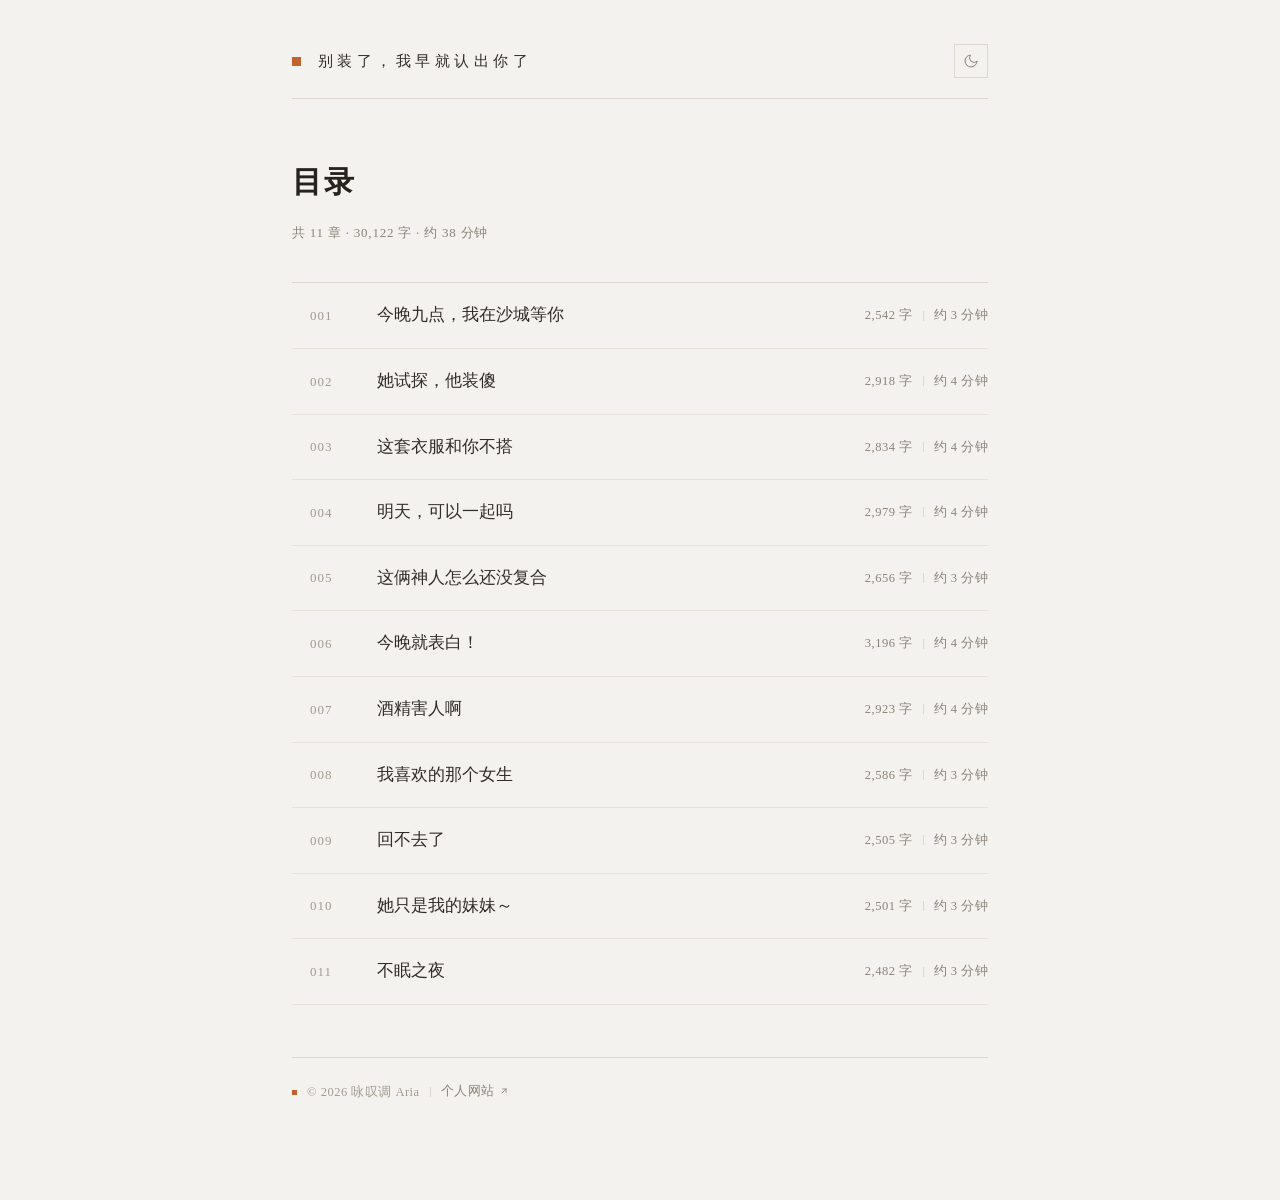
<file: bzlwzjrcnl/index.html>
<!DOCTYPE html>
<html lang="zh-CN">
<head>
<meta charset="UTF-8">
<meta name="viewport" content="width=device-width, initial-scale=1">
<title>别装了，我早就认出你了</title>

<!-- 尽早应用主题，避免闪烁 -->
<script>
(function () {
  var t = "light";
  try {
    var saved = localStorage.getItem("theme");
    if (saved === "dark" || saved === "light") {
      t = saved;
    } else if (window.matchMedia && window.matchMedia("(prefers-color-scheme: dark)").matches) {
      t = "dark";
    }
  } catch (e) {
    if (window.matchMedia && window.matchMedia("(prefers-color-scheme: dark)").matches) t = "dark";
  }
  document.documentElement.setAttribute("data-theme", t);
})();
</script>

<style>
  /* ============ 主题变量 ============ */
  :root {
    --bg:         #f4f2ef;
    --ink-0:      #26221d;   /* 大标题 */
    --ink:        #302c27;
    --ink-2:      #3b3630;
    --ink-3:      #6d675f;
    --ink-4:      #8a8378;
    --ink-5:      #a29a8e;
    --line:       #ddd7ce;
    --line-soft:  #e6e1d9;
    --accent:     #c2622d;
    --accent-rgb: 194, 98, 45;
    color-scheme: light;
  }

  html[data-theme="dark"] {
    --bg:         #1b1917;
    --ink-0:      #eee9e1;
    --ink:        #d9d3ca;
    --ink-2:      #c9c2b8;
    --ink-3:      #a49c91;
    --ink-4:      #857d72;
    --ink-5:      #696259;
    --line:       #35312b;
    --line-soft:  #2a2723;
    --accent:     #d97a45;
    --accent-rgb: 217, 122, 69;
    color-scheme: dark;
  }

  /* ============ 基础 ============ */
  *, *::before, *::after { box-sizing: border-box; }

  html { -webkit-text-size-adjust: 100%; }

  body {
    margin: 0;
    background: var(--bg);
    color: var(--ink);
    font-family: Georgia, "Times New Roman", "Songti SC", "STSong", "SimSun",
                 "Noto Serif CJK SC", "Source Han Serif SC", serif;
    font-size: 16px;
    line-height: 1.8;
    -webkit-font-smoothing: antialiased;
    text-rendering: optimizeLegibility;
    transition: background-color .4s ease, color .4s ease;
  }

  a { color: inherit; text-decoration: none; }

  ::selection { background: rgba(var(--accent-rgb), .18); }

  .wrap {
    max-width: 760px;
    margin: 0 auto;
    padding: 0 32px 96px;
  }

  /* ============ 页头 ============ */
  .site-header { padding-top: 44px; }

  .header-row {
    display: flex;
    align-items: center;
    justify-content: space-between;
    gap: 16px;
  }

  .brand {
    display: inline-flex;
    align-items: center;
    gap: 12px;
  }
  .brand-mark {
    width: 9px; height: 9px;
    background: var(--accent);
    flex: none;
    transition: background-color .35s ease;
  }
  .brand-name {
    font-size: 15px;
    letter-spacing: .3em;
    text-indent: .3em;
    color: var(--ink);
    transition: color .35s ease;
  }

  /* 主题切换按钮 */
  .theme-toggle {
    display: inline-flex;
    align-items: center;
    justify-content: center;
    width: 34px;
    height: 34px;
    padding: 0;
    background: transparent;
    border: 1px solid var(--line);
    color: var(--ink-4);
    font: inherit;
    cursor: pointer;
    transition: color .2s, border-color .2s;
  }
  .theme-toggle:hover {
    color: var(--accent);
    border-color: var(--accent);
  }
  .theme-toggle:focus-visible {
    outline: 1px solid var(--accent);
    outline-offset: 2px;
  }
  .theme-toggle svg { display: block; }
  .theme-toggle .icon-sun { display: none; }
  html[data-theme="dark"] .theme-toggle .icon-sun  { display: block; }
  html[data-theme="dark"] .theme-toggle .icon-moon { display: none; }

  .rule {
    height: 1px;
    background: var(--line);
    margin-top: 20px;
    transition: background-color .35s ease;
  }

  /* ============ 目录页 ============ */
  .page-head { padding: 56px 0 4px; }

  .page-title {
    margin: 0;
    font-size: 30px;
    font-weight: 600;
    letter-spacing: .05em;
    color: var(--ink-0);
    transition: color .35s ease;
  }
  .page-sub {
    margin: 12px 0 0;
    font-size: 13px;
    letter-spacing: .06em;
    color: var(--ink-4);
    transition: color .35s ease;
  }

  .toc {
    list-style: none;
    margin: 34px 0 0;
    padding: 0;
    border-top: 1px solid var(--line);
  }

  .toc-item {
    position: relative;
    display: grid;
    grid-template-columns: 3.2em 1fr auto;
    align-items: center;
    gap: 16px;
    padding: 17px 0 17px 18px;
    border-bottom: 1px solid var(--line-soft);
    animation: fadeUp .55s cubic-bezier(.22,.61,.36,1) both;
    transition: border-color .35s ease;
  }

  .toc-item::before {
    content: "";
    position: absolute;
    left: 0;
    top: 50%;
    width: 3px;
    height: 16px;
    margin-top: -8px;
    background: var(--accent);
    transform: scaleY(0);
    transform-origin: center;
    transition: transform .28s cubic-bezier(.22,.61,.36,1);
  }
  .toc-item:hover::before,
  .toc-item:focus-visible::before { transform: scaleY(1); }

  .toc-num {
    font-size: 13px;
    letter-spacing: .08em;
    color: var(--ink-5);
    font-variant-numeric: tabular-nums;
    transition: color .35s ease;
  }

  .toc-title {
    font-size: 17px;
    color: var(--ink);
    min-width: 0;
    overflow-wrap: break-word;
    transition: color .22s, transform .28s cubic-bezier(.22,.61,.36,1);
  }
  .toc-item:hover .toc-title,
  .toc-item:focus-visible .toc-title {
    color: var(--accent);
    transform: translateX(3px);
  }

  .toc-meta {
    display: flex;
    align-items: center;
    gap: 10px;
    font-size: 12.5px;
    letter-spacing: .04em;
    color: var(--ink-4);
    white-space: nowrap;
    transition: color .35s ease;
  }
  .toc-meta .sep {
    width: 1px;
    height: 10px;
    background: var(--line);
    display: inline-block;
  }
  .toc-wc { min-width: 5.6em; text-align: right; }

  /* ============ 阅读页 ============ */
  .reader { padding-top: 40px; }

  .back-link {
    display: inline-flex;
    align-items: center;
    gap: 8px;
    font-size: 13px;
    letter-spacing: .12em;
    color: var(--ink-4);
    transition: color .2s;
  }
  .back-link svg { transition: transform .25s; }
  .back-link:hover { color: var(--accent); }
  .back-link:hover svg { transform: translateX(-3px); }

  .chapter-head { margin-top: 38px; }

  .chapter-title {
    margin: 0;
    font-size: clamp(25px, 4.4vw, 33px);
    font-weight: 600;
    line-height: 1.45;
    letter-spacing: .02em;
    color: var(--ink-0);
    transition: color .35s ease;
  }

  .chapter-meta {
    display: flex;
    align-items: center;
    gap: 12px;
    margin-top: 16px;
    font-size: 12.5px;
    letter-spacing: .06em;
    color: var(--ink-4);
    transition: color .35s ease;
  }
  .meta-mark {
    width: 6px; height: 6px;
    background: var(--accent);
    flex: none;
    transition: background-color .35s ease;
  }
  .meta-sep {
    width: 1px; height: 10px;
    background: var(--line);
  }

  .chapter-rule {
    height: 1px;
    background: var(--line);
    margin-top: 30px;
    transition: background-color .35s ease;
  }

  .chapter-body {
    margin-top: 34px;
    font-size: 17px;
    line-height: 2;
    color: var(--ink-2);
    animation: fadeIn .65s both;
    transition: color .35s ease;
  }
  .chapter-body p {
    margin: 0;
    text-indent: 2em;           /* 每行首行缩进 */
  }
  .chapter-body p + p { margin-top: .75em; }
  .chapter-body p.gap { margin-top: 1.65em; }   /* 原文空行处，段距更大 */

  .body-loading {
    font-size: 13px;
    letter-spacing: .12em;
    color: var(--ink-5);
    animation: pulse 1.6s ease-in-out infinite;
  }
  .body-error {
    text-indent: 0;
    font-size: 14px;
    color: var(--ink-4);
    line-height: 1.9;
  }

  /* ============ 上一章 / 下一章 ============ */
  .pager {
    display: flex;
    justify-content: space-between;
    gap: 24px;
    margin-top: 54px;
    padding-top: 26px;
    border-top: 1px solid var(--line);
    transition: border-color .35s ease;
  }
  .pager-link {
    display: inline-flex;
    align-items: center;
    gap: 12px;
    min-width: 0;
    max-width: 48%;
    color: var(--ink-3);
    transition: color .35s ease;
  }
  .pager-link.next { margin-left: auto; text-align: right; }
  .pager-link svg {
    flex: none;
    color: var(--ink-5);
    transition: transform .25s, color .22s;
  }
  .pager-link.prev:hover svg { transform: translateX(-3px); color: var(--accent); }
  .pager-link.next:hover svg { transform: translateX(3px);  color: var(--accent); }
  .pager-link:hover .pager-name { color: var(--accent); }

  .pager-text { min-width: 0; display: block; }
  .pager-label {
    display: block;
    font-size: 11px;
    letter-spacing: .18em;
    color: var(--ink-5);
    margin-bottom: 4px;
    transition: color .35s ease;
  }
  .pager-name {
    display: block;
    font-size: 15px;
    color: var(--ink);
    overflow: hidden;
    text-overflow: ellipsis;
    white-space: nowrap;
    transition: color .22s;
  }
  .pager-link.is-disabled { opacity: .38; pointer-events: none; }

  /* ============ 许可协议（VitePress 风格，单行） ============ */
  .chapter-footer {
    display: flex;
    align-items: flex-start;
    gap: 10px;
    margin-top: 44px;
    padding-top: 22px;
    border-top: 1px solid var(--line);
    font-size: 12.5px;
    line-height: 1.8;
    letter-spacing: .02em;
    color: var(--ink-4);
    transition: border-color .35s ease, color .35s ease;
  }
  .footer-icon {
    flex: none;
    color: var(--ink-5);
    margin-top: 2px;
    transition: color .35s ease;
  }
  .footer-line { margin: 0; }

  .license-link {
    color: var(--accent);
    border-bottom: 1px solid rgba(var(--accent-rgb), .28);
    padding-bottom: 1px;
    white-space: nowrap;
    transition: border-color .2s;
  }
  .license-link:hover { border-color: var(--accent); }
  .link-arrow {
    margin-left: 3px;
    vertical-align: 1px;
  }

  /* ============ 全站页脚（署名） ============ */
  .site-footer {
    display: flex;
    align-items: center;
    flex-wrap: wrap;
    gap: 10px;
    margin-top: 52px;
    padding-top: 22px;
    border-top: 1px solid var(--line);
    font-size: 12.5px;
    letter-spacing: .04em;
    color: var(--ink-5);
    transition: border-color .35s ease, color .35s ease;
  }

  .credit-mark {
    width: 5px;
    height: 5px;
    background: var(--accent);
    flex: none;
    transition: background-color .35s ease;
  }

  .credit-sep {
    width: 1px;
    height: 10px;
    background: var(--line);
    display: inline-block;
    transition: background-color .35s ease;
  }

  .credit-link {
    display: inline-flex;
    align-items: center;
    gap: 4px;
    color: var(--ink-4);
    border-bottom: 1px solid transparent;
    padding-bottom: 1px;
    white-space: nowrap;
    transition: color .2s, border-color .2s;
  }
  .credit-link:hover {
    color: var(--accent);
    border-color: rgba(var(--accent-rgb), .4);
  }
  .credit-link svg { flex: none; }

  /* ============ 空状态 ============ */
  .empty { padding-top: 56px; }
  .empty .back-link { margin-top: 26px; }

  /* ============ 动画 ============ */
  @keyframes fadeUp {
    from { opacity: 0; transform: translateY(9px); }
    to   { opacity: 1; transform: none; }
  }
  @keyframes fadeIn {
    from { opacity: 0; }
    to   { opacity: 1; }
  }
  @keyframes pulse {
    0%, 100% { opacity: .35; }
    50%      { opacity: .9; }
  }

  /* ============ 响应式 ============ */
  @media (max-width: 620px) {
    .wrap { padding: 0 20px 64px; }
    .site-header { padding-top: 32px; }
    .page-head { padding-top: 40px; }
    .page-title { font-size: 26px; }
    .chapter-body { font-size: 16px; line-height: 1.95; }
    .toc-item {
      grid-template-columns: 2.8em 1fr;
      gap: 12px;
      padding: 15px 0 15px 16px;
    }
    .toc-meta { grid-column: 2; margin-top: 5px; justify-self: start; }
    .toc-wc { min-width: 0; text-align: left; }
    .pager { flex-direction: column; gap: 18px; }
    .pager-link { max-width: 100%; }
    .pager-link.next { margin-left: 0; }
    .site-footer { margin-top: 40px; }
  }

  @media (prefers-reduced-motion: reduce) {
    *, *::before, *::after {
      animation-duration: .001ms !important;
      animation-iteration-count: 1 !important;
      transition-duration: .001ms !important;
    }
  }
</style>
</head>
<body>

<div class="wrap">
  <header class="site-header">
    <div class="header-row">
      <a class="brand" href="./">
        <span class="brand-mark"></span>
        <span class="brand-name">别装了，我早就认出你了</span>
      </a>
      <button class="theme-toggle" id="themeToggle" type="button"
              aria-label="切换到深色模式" title="切换到深色模式">
        <!-- 浅色时显示月亮（点击进入深色） -->
        <svg class="icon-moon" viewBox="0 0 24 24" width="16" height="16"
             fill="none" stroke="currentColor" stroke-width="1.5"
             stroke-linecap="round" stroke-linejoin="round" aria-hidden="true">
          <path d="M21 12.79A9 9 0 1 1 11.21 3 7 7 0 0 0 21 12.79z"/>
        </svg>
        <!-- 深色时显示太阳（点击回到浅色） -->
        <svg class="icon-sun" viewBox="0 0 24 24" width="16" height="16"
             fill="none" stroke="currentColor" stroke-width="1.5"
             stroke-linecap="round" stroke-linejoin="round" aria-hidden="true">
          <circle cx="12" cy="12" r="4"/>
          <path d="M12 2v2M12 20v2M4.93 4.93l1.41 1.41M17.66 17.66l1.41 1.41M2 12h2M20 12h2M6.34 17.66l-1.41 1.41M19.07 4.93l-1.41 1.41"/>
        </svg>
      </button>
    </div>
    <div class="rule"></div>
  </header>

  <main id="main"></main>

  <!-- 全站页脚：署名 -->
  <footer class="site-footer">
    <span class="credit-mark" aria-hidden="true"></span>
    <span>© <span id="year"></span> 咏叹调 Aria</span>
    <span class="credit-sep" aria-hidden="true"></span>
    <a class="credit-link" href="https://linxianlww.github.io/"
       target="_blank" rel="noopener noreferrer">
      个人网站
      <svg viewBox="0 0 24 24" width="10" height="10" fill="none"
           stroke="currentColor" stroke-width="2" stroke-linecap="square"
           aria-hidden="true"><path d="M7 17L17 7M9 7h8v8"/></svg>
    </a>
  </footer>
</div>

<script>document.getElementById("year").textContent = new Date().getFullYear();</script>

<script>
(function () {
  "use strict";

  /* ================= 配置 ================= */
  var CONFIG = {
    contentsUrl: "./contents.txt",   // 目录文件
    textDir:     "./texts/",         // 正文目录
    charsPerMinute: 900              // 中文阅读速度（字/分钟）
  };

  var ICON_LEFT =
    '<svg viewBox="0 0 24 24" width="15" height="15" fill="none" stroke="currentColor" ' +
    'stroke-width="1.6" stroke-linecap="butt" stroke-linejoin="miter" aria-hidden="true">' +
    '<path d="M15 5L8 12l7 7"/></svg>';

  var ICON_RIGHT =
    '<svg viewBox="0 0 24 24" width="15" height="15" fill="none" stroke="currentColor" ' +
    'stroke-width="1.6" stroke-linecap="butt" stroke-linejoin="miter" aria-hidden="true">' +
    '<path d="M9 5l7 7-7 7"/></svg>';

  var ICON_CC =
    '<svg viewBox="0 0 24 24" width="15" height="15" fill="none" stroke="currentColor" ' +
    'stroke-width="1.5" stroke-linecap="butt" aria-hidden="true">' +
    '<circle cx="12" cy="12" r="8.5"/>' +
    '<path d="M10.1 9.6a3.5 3.5 0 0 0 0 4.8M15.4 9.6a3.5 3.5 0 0 1 0 4.8"/></svg>';

  var ICON_EXTERNAL =
    '<svg class="link-arrow" viewBox="0 0 24 24" width="10" height="10" fill="none" ' +
    'stroke="currentColor" stroke-width="2" stroke-linecap="square" aria-hidden="true">' +
    '<path d="M7 17L17 7M9 7h8v8"/></svg>';

  /* ================= 工具 ================= */
  var cache = new Map();

  function escapeHtml(s) {
    return String(s).replace(/[&<>"']/g, function (m) {
      return { "&": "&amp;", "<": "&lt;", ">": "&gt;", '"': "&quot;", "'": "&#39;" }[m];
    });
  }

  function formatNum(n) {
    return Number(n).toLocaleString("zh-CN");
  }

  function formatDuration(mins) {
    if (mins < 60) return mins + " 分钟";
    var h = Math.floor(mins / 60);
    var m = mins % 60;
    return m ? (h + " 小时 " + m + " 分钟") : (h + " 小时");
  }

  /** 统计中日韩字符数 */
  function countCJK(text) {
    var m = text.match(/[\u3400-\u4DBF\u4E00-\u9FFF\uF900-\uFAFF]/g);
    return m ? m.length : 0;
  }

  function readMinutes(chars) {
    return Math.max(1, Math.ceil(chars / CONFIG.charsPerMinute));
  }

  /** 抓取正文（带 Promise 缓存，失败也不会重复请求） */
  function fetchText(item) {
    var key = item.raw;
    if (!cache.has(key)) {
      var p = (async function () {
        var res = await fetch(CONFIG.textDir + encodeURIComponent(key) + ".md");
        if (!res.ok) throw new Error("HTTP " + res.status);
        return await res.text();
      })();
      cache.set(key, p);
    }
    return cache.get(key);
  }

  /* ================= 目录解析 ================= */
  async function loadContents() {
    var res = await fetch(CONFIG.contentsUrl, { cache: "no-store" });
    if (!res.ok) throw new Error("无法加载 contents.txt（HTTP " + res.status + "）");

    var text = await res.text();
    var lines = text.split(/\r?\n/).map(function (l) { return l.trim(); })
                    .filter(function (l) { return l.length > 0; });

    if (!lines.length) throw new Error("contents.txt 中没有章节条目");

    return lines.map(function (raw, i) {
      var m = raw.match(/^(\d+)\s*(.*)$/);
      var code = m ? m[1] : String(i + 1).padStart(3, "0");
      var title = (m && m[2]) ? m[2] : raw;
      return {
        raw: raw,
        code: code,
        num: code.padStart(3, "0"),
        title: title,
        wc: null,
        rt: null,
        error: false,
        els: null
      };
    });
  }

  function numericKey(s) {
    var m = String(s).match(/^\d+/);
    return m ? String(parseInt(m[0], 10)) : null;
  }

  function findIndexByCode(items, c) {
    var target = numericKey(c);
    var i = -1;
    if (target !== null) {
      i = items.findIndex(function (it) { return numericKey(it.code) === target; });
    }
    if (i < 0) {
      i = items.findIndex(function (it) { return it.raw.indexOf(c) === 0; });
    }
    return i;
  }

  /* ================= 目录页 ================= */
  function renderToc(items) {
    document.title = "目录 · 别装了，我早就认出你了";

    var main = document.getElementById("main");
    main.innerHTML =
      '<div class="page-head">' +
        '<h1 class="page-title">目录</h1>' +
        '<p class="page-sub" id="tocSub">共 ' + items.length + ' 章 · 正在统计字数…</p>' +
      '</div>' +
      '<ul class="toc" id="tocList"></ul>';

    var list = document.getElementById("tocList");

    items.forEach(function (it, i) {
      var li = document.createElement("li");
      var a = document.createElement("a");

      a.className = "toc-item";
      a.href = "?c=" + encodeURIComponent(it.num);
      a.style.animationDelay = Math.min(i, 24) * 30 + "ms";
      a.innerHTML =
        '<span class="toc-num">' + escapeHtml(it.num) + '</span>' +
        '<span class="toc-title">' + escapeHtml(it.title) + '</span>' +
        '<span class="toc-meta">' +
          '<span class="toc-wc">···</span>' +
          '<span class="sep"></span>' +
          '<span class="toc-rt">···</span>' +
        '</span>';

      li.appendChild(a);
      list.appendChild(li);

      it.els = {
        wc: a.querySelector(".toc-wc"),
        rt: a.querySelector(".toc-rt")
      };
    });

    loadMeta(items, function () { updateTocSummary(items); });
  }

  function updateItemMeta(it) {
    if (!it.els) return;
    if (it.error) {
      it.els.wc.textContent = "字数未知";
      it.els.rt.textContent = "—";
      return;
    }
    if (it.wc === null) return;
    it.els.wc.textContent = formatNum(it.wc) + " 字";
    it.els.rt.textContent = "约 " + it.rt + " 分钟";
  }

  function updateTocSummary(items) {
    var el = document.getElementById("tocSub");
    if (!el) return;

    var done = items.filter(function (i) { return i.wc !== null || i.error; });
    if (done.length < items.length) {
      el.textContent = "共 " + items.length + " 章 · 正在统计字数…";
      return;
    }

    var ok = items.filter(function (i) { return i.wc !== null; });
    var totalWc = ok.reduce(function (s, i) { return s + i.wc; }, 0);
    var totalRt = ok.reduce(function (s, i) { return s + i.rt; }, 0);

    el.textContent =
      "共 " + items.length + " 章 · " +
      formatNum(totalWc) + " 字 · 约 " + formatDuration(totalRt);
  }

  /** 并发抓取所有正文，统计字数 */
  function loadMeta(items, onProgress) {
    var queue = items.slice();
    var total = items.length;
    var done = 0;
    var CONCURRENCY = 6;

    async function worker() {
      while (queue.length) {
        var it = queue.shift();
        try {
          var txt = await fetchText(it);
          var wc = countCJK(txt);
          it.wc = wc;
          it.rt = readMinutes(wc);
        } catch (e) {
          it.error = true;
        }
        done++;
        updateItemMeta(it);
        if (done % 3 === 0 || done === total) onProgress();
      }
    }

    var n = Math.min(CONCURRENCY, total);
    var workers = [];
    for (var i = 0; i < n; i++) workers.push(worker());

    Promise.all(workers).then(onProgress);
  }

  /* ================= 阅读页 ================= */
  async function renderReader(items, code) {
    var idx = findIndexByCode(items, code);
    if (idx < 0) { renderNotFound(code); return; }

    var it = items[idx];
    var prev = idx > 0 ? items[idx - 1] : null;
    var next = idx < items.length - 1 ? items[idx + 1] : null;

    document.title = it.title + " · 别装了，我早就认出你了";

    var main = document.getElementById("main");
    main.innerHTML =
      '<div class="reader">' +
        '<a class="back-link" href="./">' + ICON_LEFT + '<span>目录</span></a>' +

        '<header class="chapter-head">' +
          '<h1 class="chapter-title">' + escapeHtml(it.title) + '</h1>' +
          '<div class="chapter-meta">' +
            '<span class="meta-mark"></span>' +
            '<span id="chapterMeta">正在统计…</span>' +
          '</div>' +
        '</header>' +

        '<div class="chapter-rule"></div>' +

        '<article class="chapter-body" id="chapterBody">' +
          '<div class="body-loading">正在载入正文…</div>' +
        '</article>' +

        buildPager(prev, next) +

        '<div class="chapter-footer">' +
          '<span class="footer-icon">' + ICON_CC + '</span>' +
          '<p class="footer-line">本文以 ' +
            '<a class="license-link" ' +
               'href="https://creativecommons.org/licenses/by-nc-sa/4.0/deed.zh" ' +
               'target="_blank" rel="noopener noreferrer">' +
              'CC BY-NC-SA 4.0 国际许可协议' + ICON_EXTERNAL +
            '</a> 发布。' +
          '</p>' +
        '</div>' +
      '</div>';

    // 加载正文
    var bodyEl = document.getElementById("chapterBody");
    var metaEl = document.getElementById("chapterMeta");

    try {
      var text = await fetchText(it);
      var wc = countCJK(text);
      metaEl.textContent = formatNum(wc) + " 字";
      metaEl.insertAdjacentHTML("afterend",
        '<span class="meta-sep"></span><span>约 ' + readMinutes(wc) + ' 分钟</span>');

      bodyEl.innerHTML = "";
      appendParagraphs(text, bodyEl);
    } catch (e) {
      metaEl.textContent = "内容加载失败";
      bodyEl.innerHTML =
        '<p class="body-error">本章内容无法加载（' + escapeHtml(e.message || String(e)) +
        '）。请确认 texts 目录下存在对应文件，并通过本地 HTTP 服务器访问本页面。</p>';
    }
  }

  function buildPager(prev, next) {
    var prevHtml = prev
      ? '<a class="pager-link prev" href="?c=' + encodeURIComponent(prev.num) + '">' +
          ICON_LEFT +
          '<span class="pager-text">' +
            '<span class="pager-label">上一章</span>' +
            '<span class="pager-name">' + escapeHtml(prev.title) + '</span>' +
          '</span></a>'
      : '<span class="pager-link prev is-disabled">' +
          ICON_LEFT +
          '<span class="pager-text">' +
            '<span class="pager-label">上一章</span>' +
            '<span class="pager-name">已经是第一章</span>' +
          '</span></span>';

    var nextHtml = next
      ? '<a class="pager-link next" href="?c=' + encodeURIComponent(next.num) + '">' +
          '<span class="pager-text">' +
            '<span class="pager-label">下一章</span>' +
            '<span class="pager-name">' + escapeHtml(next.title) + '</span>' +
          '</span>' + ICON_RIGHT + '</a>'
      : '<span class="pager-link next is-disabled">' +
          '<span class="pager-text">' +
            '<span class="pager-label">下一章</span>' +
            '<span class="pager-name">已经是最后一章</span>' +
          '</span>' + ICON_RIGHT + '</span>';

    return '<nav class="pager">' + prevHtml + nextHtml + '</nav>';
  }

  /**
   * 逐行渲染正文：
   *  - 每个非空行 → 一个首行缩进的段落
   *  - 空行 → 下一段获得更大的段距
   *  - 去掉行首的 Markdown 标题标记
   */
  function appendParagraphs(text, container) {
    var lines = text.replace(/\r\n?/g, "\n").split("\n");
    var frag = document.createDocumentFragment();
    var gap = false;
    var hasContent = false;

    for (var i = 0; i < lines.length; i++) {
      var line = lines[i].trim();

      if (!line) {
        if (hasContent) gap = true;
        continue;
      }

      line = line.replace(/^#{1,6}\s*/, "");
      if (!line) { gap = true; continue; }

      var p = document.createElement("p");
      p.textContent = line;
      if (gap && hasContent) p.classList.add("gap");

      frag.appendChild(p);
      hasContent = true;
      gap = false;
    }

    container.appendChild(frag);
  }

  /* ================= 空状态 ================= */
  function renderNotFound(code) {
    document.title = "未找到章节 · 别装了，我早就认出你了";
    document.getElementById("main").innerHTML =
      '<div class="empty">' +
        '<h1 class="page-title">未找到章节</h1>' +
        '<p class="page-sub">目录中没有以「' + escapeHtml(code) + '」开头的章节。</p>' +
        '<a class="back-link" href="./">' + ICON_LEFT + '<span>返回目录</span></a>' +
      '</div>';
  }

  function renderError(err) {
    document.title = "加载失败 · 别装了，我早就认出你了";
    document.getElementById("main").innerHTML =
      '<div class="empty">' +
        '<h1 class="page-title">加载失败</h1>' +
        '<p class="page-sub">' + escapeHtml(err.message || String(err)) + '</p>' +
        '<p class="page-sub">请确认 contents.txt 与 texts/ 目录与当前页面位于同一路径下，' +
        '并通过本地 HTTP 服务器（而非 file:// 直接打开）访问。</p>' +
        '<a class="back-link" href="./">' + ICON_LEFT + '<span>重新加载</span></a>' +
      '</div>';
  }

  /* ================= 主题切换 ================= */
  var themeToggle = document.getElementById("themeToggle");

  function currentTheme() {
    return document.documentElement.getAttribute("data-theme") === "dark" ? "dark" : "light";
  }

  function syncToggleLabel(t) {
    if (!themeToggle) return;
    var label = t === "dark" ? "切换到浅色模式" : "切换到深色模式";
    themeToggle.setAttribute("aria-label", label);
    themeToggle.setAttribute("title", label);
  }

  function applyTheme(t, persist) {
    document.documentElement.setAttribute("data-theme", t);
    if (persist) {
      try { localStorage.setItem("theme", t); } catch (e) {}
    }
    syncToggleLabel(t);
  }

  if (themeToggle) {
    syncToggleLabel(currentTheme());
    themeToggle.addEventListener("click", function () {
      applyTheme(currentTheme() === "dark" ? "light" : "dark", true);
    });
  }

  // 用户未手动选择时，跟随系统主题变化
  var mq = window.matchMedia("(prefers-color-scheme: dark)");
  function onSchemeChange(e) {
    var saved = null;
    try { saved = localStorage.getItem("theme"); } catch (err) {}
    if (saved !== "dark" && saved !== "light") {
      applyTheme(e.matches ? "dark" : "light", false);
    }
  }
  if (mq.addEventListener) mq.addEventListener("change", onSchemeChange);
  else if (mq.addListener) mq.addListener(onSchemeChange);

  /* ================= 启动 ================= */
  (async function main() {
    var params = new URLSearchParams(location.search);
    var code = params.get("c");

    try {
      var items = await loadContents();
      if (code !== null && code.trim() !== "") {
        await renderReader(items, code.trim());
      } else {
        renderToc(items);
      }
    } catch (err) {
      renderError(err);
    }
  })();
})();
</script>
</body>
</html>
</file>
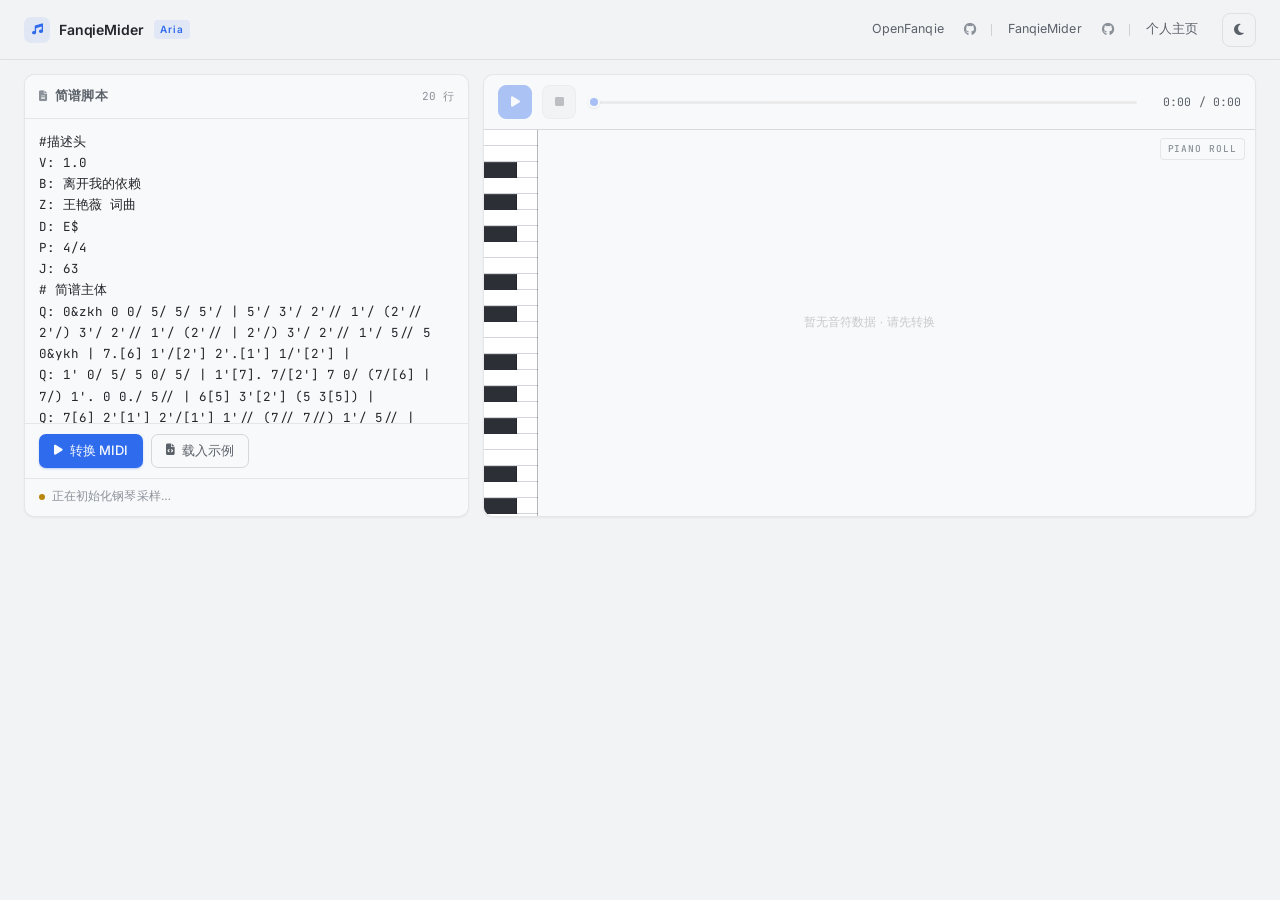
<file: FanqieMider/index.html>
<!DOCTYPE html>
<html lang="zh-CN">
<head>
<meta charset="UTF-8" />
<meta name="viewport" content="width=device-width, initial-scale=1, viewport-fit=cover" />
<title>FanqieMider · 番茄简谱转 MIDI</title>
<meta name="description" content="番茄简谱转 MIDI 文件工具，支持逐字解析、反复展开与钢琴卷帘可视化。" />
<script>
  (function () {
    try {
      var saved = localStorage.getItem('fanqie-theme');
      var prefersDark = window.matchMedia && window.matchMedia('(prefers-color-scheme: dark)').matches;
      if (saved === 'dark' || (!saved && prefersDark)) {
        document.documentElement.classList.add('dark');
      }
    } catch (e) {}
  })();
</script>
<link rel="preconnect" href="https://fonts.googleapis.com" />
<link rel="preconnect" href="https://fonts.gstatic.com" crossorigin />
<link href="https://fonts.googleapis.com/css2?family=Inter:wght@300;400;500;600&family=JetBrains+Mono:wght@400;500&display=swap" rel="stylesheet" />
<link rel="stylesheet" href="https://cdnjs.cloudflare.com/ajax/libs/font-awesome/6.4.0/css/all.min.css" />
<script src="https://s4.zstatic.net/npm/tone@14.8.49/build/Tone.js"></script>
<style>
  /* ============================================================
     1. 设计令牌
     ============================================================ */
  :root {
    --bg:          #f2f3f5;
    --surface:     #f8f9fa;
    --surface-2:   #e9ebee;

    --text:        #23262b;
    --text-2:      #5b6169;
    --text-3:      #8b9199;

    --line:        rgba(35, 38, 43, 0.09);
    --line-strong: rgba(35, 38, 43, 0.16);

    --accent:      #2f6bed;
    --accent-soft: rgba(47, 107, 237, 0.09);

    --warn:        #b8860b;
    --warn-soft:   rgba(224, 169, 24, 0.10);
    --ok:          #2f7a4d;
    --ok-soft:     rgba(47, 122, 77, 0.10);
    --danger:      #b3261e;
    --danger-soft: rgba(179, 38, 30, 0.09);

    --glass:       rgba(242, 243, 245, 0.78);

    --shadow-sm:   0 1px 2px rgba(23, 26, 31, 0.05);
    --shadow-md:   0 2px 10px rgba(23, 26, 31, 0.06), 0 1px 2px rgba(23, 26, 31, 0.04);
    --shadow-lg:   0 18px 44px -20px rgba(23, 26, 31, 0.42);

    --ease:        cubic-bezier(0.22, 1, 0.36, 1);
    color-scheme:  light;
  }

  html.dark {
    --bg:          #16181b;
    --surface:     #1c1f23;
    --surface-2:   #23262b;

    --text:        #e7e8ea;
    --text-2:      #a1a6ad;
    --text-3:      #737980;

    --line:        rgba(255, 255, 255, 0.08);
    --line-strong: rgba(255, 255, 255, 0.16);

    --accent:      #6d9bff;
    --accent-soft: rgba(109, 155, 255, 0.13);

    --warn:        #d6a94c;
    --warn-soft:   rgba(230, 180, 55, 0.10);
    --ok:          #6fc591;
    --ok-soft:     rgba(111, 197, 145, 0.10);
    --danger:      #ff8a80;
    --danger-soft: rgba(255, 138, 128, 0.12);

    --glass:       rgba(22, 24, 27, 0.78);

    --shadow-sm:   0 1px 2px rgba(0, 0, 0, 0.28);
    --shadow-md:   0 2px 12px rgba(0, 0, 0, 0.34);
    --shadow-lg:   0 18px 46px -20px rgba(0, 0, 0, 0.8);

    color-scheme:  dark;
  }

  /* ============================================================
     2. 基础
     ============================================================ */
  *, *::before, *::after {
    box-sizing: border-box;
    -webkit-tap-highlight-color: transparent;
  }

  html {
    height: 100%;
    scroll-behavior: smooth;
    -webkit-text-size-adjust: 100%;
  }

  body {
    height: 100vh;
    margin: 0;
    padding: 0;
    display: flex;
    flex-direction: column;
    background: var(--bg);
    color: var(--text);
    font-family: 'Inter', -apple-system, BlinkMacSystemFont, 'Segoe UI',
                 'PingFang SC', 'Hiragino Sans GB', 'Microsoft YaHei', sans-serif;
    font-size: 15px;
    line-height: 1.65;
    letter-spacing: 0.005em;
    overflow: hidden;
    -webkit-font-smoothing: antialiased;
    -moz-osx-font-smoothing: grayscale;
    transition: background-color 0.35s ease, color 0.35s ease;
  }

  h1, h2, h3, p, ul, li { margin: 0; padding: 0; }
  ul { list-style: none; }
  a { color: inherit; text-decoration: none; }
  button { font: inherit; color: inherit; cursor: pointer; }
  input, textarea { font: inherit; }

  ::selection { background: var(--accent-soft); color: var(--text); }

  .container {
    width: 100%;
    max-width: 1440px;
    margin: 0 auto;
    padding: 0 24px;
  }

  /* ============================================================
     3. 顶栏
     ============================================================ */
  .site-header {
    flex: 0 0 auto;
    height: 60px;
    display: flex;
    align-items: center;
    background: var(--glass);
    -webkit-backdrop-filter: saturate(170%) blur(14px);
    backdrop-filter: saturate(170%) blur(14px);
    border-bottom: 1px solid var(--line);
    transition: background-color 0.35s ease, border-color 0.35s ease;
  }

  .header-inner {
    display: flex;
    align-items: center;
    gap: 14px;
    width: 100%;
  }

  .brand {
    display: inline-flex;
    align-items: center;
    gap: 9px;
    flex-shrink: 0;
    font-size: 14px;
    font-weight: 600;
    letter-spacing: -0.01em;
    white-space: nowrap;
  }
  .brand-icon {
    display: inline-flex;
    align-items: center;
    justify-content: center;
    width: 26px; height: 26px;
    border-radius: 7px;
    background: var(--accent-soft);
    color: var(--accent);
    font-size: 11px;
  }
  .brand-tag {
    font-size: 10px;
    font-weight: 600;
    letter-spacing: 0.08em;
    padding: 1px 6px;
    margin-left: 2px;
    color: var(--accent);
    background: var(--accent-soft);
    border-radius: 4px;
  }

  .header-nav {
    margin-left: auto;
    display: flex;
    align-items: center;
    gap: 2px;
    flex-wrap: nowrap;
    overflow: hidden;
    min-width: 0;
  }

  .header-nav a {
    display: inline-flex;
    align-items: center;
    gap: 5px;
    padding: 5px 10px;
    font-size: 12.5px;
    color: var(--text-2);
    border-radius: 6px;
    white-space: nowrap;
    transition: color 0.18s ease, background-color 0.18s ease;
  }
  .header-nav a:hover {
    color: var(--text);
    background: var(--surface-2);
  }
  .header-nav a.icon-link {
    padding: 5px 8px;
    font-size: 13px;
    color: var(--text-3);
  }

  .nav-divider {
    width: 1px;
    height: 12px;
    background: var(--line-strong);
    margin: 0 4px;
    flex-shrink: 0;
  }

  .icon-btn {
    width: 34px; height: 34px;
    display: inline-flex;
    align-items: center;
    justify-content: center;
    padding: 0;
    border: 1px solid var(--line);
    border-radius: 8px;
    background: transparent;
    color: var(--text-2);
    font-size: 13px;
    flex-shrink: 0;
    transition: color 0.2s ease, background-color 0.2s ease, border-color 0.2s ease;
  }
  .icon-btn:hover {
    color: var(--text);
    background: var(--surface-2);
    border-color: var(--line-strong);
  }

  /* ============================================================
     4. 主布局
     ============================================================ */
  main {
    flex: 1;
    min-height: 0;
    padding: 14px 0 18px;
  }

  .app-grid {
    display: grid;
    grid-template-columns: minmax(0, 0.95fr) minmax(0, 1.65fr);
    gap: 14px;
    height: 100%;
    min-height: 0;
  }

  .panel {
    display: flex;
    flex-direction: column;
    min-height: 0;
    min-width: 0;
    background: var(--surface);
    border: 1px solid var(--line);
    border-radius: 10px;
    box-shadow: var(--shadow-sm);
    overflow: hidden;
    transition: background-color 0.35s ease, border-color 0.35s ease;
  }

  .panel-head {
    display: flex;
    align-items: center;
    justify-content: space-between;
    gap: 10px;
    flex: 0 0 auto;
    padding: 11px 14px;
    border-bottom: 1px solid var(--line);
  }
  .panel-head-title {
    display: flex;
    align-items: center;
    gap: 8px;
    font-size: 12.5px;
    font-weight: 600;
    color: var(--text-2);
    letter-spacing: 0.01em;
  }
  .panel-head-title i {
    font-size: 11px;
    color: var(--text-3);
  }
  .panel-head-meta {
    font-family: 'JetBrains Mono', 'SF Mono', Monaco, Consolas, monospace;
    font-size: 11px;
    color: var(--text-3);
    font-variant-numeric: tabular-nums;
  }

  /* ============================================================
     5. 左侧输入面板
     ============================================================ */
  .input-panel {
    flex: 1;
    min-height: 0;
    display: flex;
    flex-direction: column;
  }

  .script-area {
    flex: 1;
    min-height: 0;
    width: 100%;
    padding: 12px 14px;
    font-family: 'JetBrains Mono', 'SF Mono', Monaco, Consolas, monospace;
    font-size: 12.5px;
    line-height: 1.7;
    color: var(--text);
    background: transparent;
    border: none;
    outline: none;
    resize: none;
    tab-size: 2;
    overflow: auto;
    transition: background-color 0.35s ease;
  }
  .script-area::placeholder { color: var(--text-3); }

  .toolbar {
    display: flex;
    flex-wrap: wrap;
    align-items: center;
    gap: 8px;
    flex: 0 0 auto;
    padding: 10px 14px;
    border-top: 1px solid var(--line);
  }

  .btn {
    display: inline-flex;
    align-items: center;
    justify-content: center;
    gap: 7px;
    padding: 8px 14px;
    font-size: 13px;
    font-weight: 500;
    line-height: 1.2;
    border: 1px solid transparent;
    border-radius: 7px;
    background: transparent;
    white-space: nowrap;
    transition: background-color 0.18s ease, border-color 0.18s ease,
                color 0.18s ease, box-shadow 0.18s ease, filter 0.18s ease;
  }
  .btn i { font-size: 11.5px; }

  .btn-primary {
    background: var(--accent);
    color: #f6f9ff;
    box-shadow: 0 1px 2px rgba(47, 107, 237, 0.3);
  }
  .btn-primary:hover {
    filter: brightness(1.07);
    box-shadow: 0 6px 16px -8px rgba(47, 107, 237, 0.6);
  }
  .btn-primary:active { transform: translateY(1px); }

  .btn-ghost {
    color: var(--text-2);
    border-color: var(--line-strong);
  }
  .btn-ghost:hover {
    background: var(--surface-2);
    color: var(--text);
    border-color: var(--text-3);
  }

  .msg {
    flex: 0 0 auto;
    padding: 0 14px;
    font-size: 12px;
    line-height: 1.6;
    color: var(--text-3);
    word-break: break-word;
    max-height: 0;
    opacity: 0;
    overflow: hidden;
    transition: max-height 0.24s ease, opacity 0.24s ease, padding 0.24s ease;
  }
  .msg:not(:empty) {
    padding: 8px 14px;
    max-height: 80px;
    opacity: 1;
    border-top: 1px solid var(--line);
  }
  .msg.ok { color: var(--ok); }
  .msg.err { color: var(--danger); }

  .sample-status {
    display: flex;
    align-items: center;
    gap: 7px;
    flex: 0 0 auto;
    padding: 8px 14px 10px;
    font-size: 11.5px;
    color: var(--text-3);
    border-top: 1px solid var(--line);
  }

  .status-dot {
    display: inline-block;
    width: 6px; height: 6px;
    border-radius: 50%;
    flex-shrink: 0;
  }
  .status-dot.loading {
    background: var(--warn);
    animation: pulseDot 1.3s ease-in-out infinite;
  }
  .status-dot.ready { background: var(--ok); }
  .status-dot.fallback { background: var(--danger); }

  @keyframes pulseDot {
    0%, 100% { opacity: 1; }
    50%      { opacity: 0.35; }
  }

  /* ============================================================
     6. 右侧播放面板
     ============================================================ */
  .player-panel {
    flex: 0 0 auto;
  }

  .player-bar {
    display: flex;
    align-items: center;
    gap: 10px;
    padding: 10px 14px;
  }

  .ctrl-btn {
    width: 34px; height: 34px;
    display: inline-flex;
    align-items: center;
    justify-content: center;
    flex-shrink: 0;
    padding: 0;
    border: 1px solid var(--line);
    border-radius: 8px;
    background: var(--surface-2);
    color: var(--text-2);
    font-size: 12px;
    transition: color 0.18s ease, background-color 0.18s ease,
                border-color 0.18s ease, filter 0.18s ease;
  }
  .ctrl-btn:not(:disabled):hover {
    color: var(--text);
    background: var(--surface);
    border-color: var(--line-strong);
  }
  .ctrl-btn:disabled {
    opacity: 0.38;
    cursor: not-allowed;
  }
  .ctrl-btn.primary {
    background: var(--accent);
    border-color: var(--accent);
    color: #f6f9ff;
  }
  .ctrl-btn.primary:not(:disabled):hover {
    filter: brightness(1.07);
    background: var(--accent);
    border-color: var(--accent);
  }

  .seek-bar {
    flex: 1;
    min-width: 60px;
    height: 3px;
    -webkit-appearance: none;
    appearance: none;
    background: var(--line-strong);
    border-radius: 2px;
    outline: none;
    cursor: pointer;
  }
  .seek-bar::-webkit-slider-thumb {
    -webkit-appearance: none;
    width: 12px; height: 12px;
    border-radius: 50%;
    background: var(--accent);
    border: 2px solid var(--surface);
    box-shadow: 0 1px 2px rgba(23, 26, 31, 0.2);
    cursor: pointer;
  }
  .seek-bar::-moz-range-thumb {
    width: 12px; height: 12px;
    border-radius: 50%;
    background: var(--accent);
    border: 2px solid var(--surface);
    cursor: pointer;
  }
  .seek-bar:disabled {
    opacity: 0.4;
    cursor: not-allowed;
  }

  .time-label {
    flex-shrink: 0;
    min-width: 92px;
    font-family: 'JetBrains Mono', 'SF Mono', Monaco, Consolas, monospace;
    font-size: 11.5px;
    color: var(--text-2);
    text-align: right;
    font-variant-numeric: tabular-nums;
    white-space: nowrap;
  }

  /* ============================================================
     7. 钢琴卷帘
     ============================================================ */
  .roll-wrap {
    position: relative;
    flex: 1;
    min-height: 200px;
    min-width: 0;
    border-top: 1px solid var(--line);
    background: var(--surface-2);
    overflow: hidden;
  }

  #roll {
    display: block;
    width: 100%;
    height: 100%;
    touch-action: none;
    cursor: grab;
    user-select: none;
  }
  #roll:active { cursor: grabbing; }

  .roll-badge {
    position: absolute;
    top: 8px;
    right: 10px;
    padding: 2px 7px;
    font-family: 'JetBrains Mono', 'SF Mono', Monaco, Consolas, monospace;
    font-size: 9.5px;
    font-weight: 500;
    letter-spacing: 0.1em;
    color: var(--text-3);
    background: var(--surface);
    border: 1px solid var(--line);
    border-radius: 4px;
    pointer-events: none;
    user-select: none;
  }

  /* ============================================================
     8. 响应式
     ============================================================ */
  @media (max-width: 900px) {
    html { height: auto; }
    body {
      height: auto;
      min-height: 100vh;
      display: block;
      overflow-y: auto;
      overflow-x: hidden;
    }

    .site-header {
      position: sticky;
      top: 0;
      z-index: 40;
    }

    main {
      padding: 12px 0 20px;
    }

    .app-grid {
      grid-template-columns: minmax(0, 1fr);
      gap: 12px;
      height: auto;
    }

    .input-panel {
      max-height: 42vh;
      min-height: 220px;
    }

    .script-area {
      min-height: 120px;
    }

    .player-panel {
      min-height: 0;
    }

    .roll-wrap {
      height: 58vh;
      min-height: 320px;
      max-height: 560px;
    }

    .header-nav a {
      padding: 4px 7px;
      font-size: 11.5px;
    }

    .header-nav a.icon-link { padding: 4px 6px; }

    .time-label {
      min-width: 78px;
      font-size: 10.5px;
    }
  }

  @media (max-width: 640px) {
    .container { padding: 0 14px; }

    .header-inner { gap: 10px; }

    .brand { font-size: 13px; gap: 7px; }
    .brand-icon { width: 24px; height: 24px; font-size: 10px; }
    .brand-tag { display: none; }

    .header-nav a:not(.icon-link) {
      padding: 4px 6px;
      font-size: 11px;
    }

    .toolbar {
      padding: 8px 12px;
      gap: 6px;
    }

    .btn {
      padding: 7px 12px;
      font-size: 12.5px;
    }

    .player-bar { padding: 8px 12px; gap: 8px; }
    .ctrl-btn { width: 32px; height: 32px; font-size: 11px; }
    .time-label { min-width: 72px; font-size: 10px; }

    .panel-head { padding: 9px 12px; }
    .panel-head-title { font-size: 12px; }

    .script-area { padding: 10px 12px; font-size: 12px; }

    .roll-wrap { height: 52vh; min-height: 280px; }

    .nav-divider { display: none; }
    .header-nav { gap: 0; }
    .header-nav a:not(.icon-link):nth-child(1),
    .header-nav a:not(.icon-link):nth-child(3) { display: none; }
  }

  @media (max-width: 420px) {
    .brand span:not(.brand-icon):not(.brand-tag) { display: none; }
    .header-nav a.icon-link { padding: 4px 5px; font-size: 12px; }
    .header-nav a:not(.icon-link) { font-size: 10.5px; padding: 4px 5px; }
  }

  /* ============================================================
     9. 动效偏好
     ============================================================ */
  @media (prefers-reduced-motion: reduce) {
    html { scroll-behavior: auto; }
    *, *::before, *::after {
      animation-duration: 0.001ms !important;
      animation-iteration-count: 1 !important;
      transition-duration: 0.001ms !important;
    }
  }
</style>
</head>
<body>

<!-- ============================================================
     顶栏
     ============================================================ -->
<header class="site-header">
  <div class="container header-inner">
    <a class="brand" href="#!">
      <span class="brand-icon"><i class="fas fa-music"></i></span>
      <span>FanqieMider</span>
      <span class="brand-tag">Aria</span>
    </a>

    <nav class="header-nav">
      <a href="https://fanqie.linho.cc/" target="_blank" rel="noopener" title="OpenFanqie 编辑器">OpenFanqie</a>
      <a href="https://github.com/Linho1219/open-fanqie" target="_blank" rel="noopener" class="icon-link" title="OpenFanqie 仓库" aria-label="OpenFanqie 仓库">
        <i class="fab fa-github"></i>
      </a>
      <span class="nav-divider"></span>
      <a href="https://linxianlww.github.io/FanqieMider/" target="_blank" rel="noopener" title="FanqieMider 在线工具">FanqieMider</a>
      <a href="https://github.com/linxianlww/FanqieMider" target="_blank" rel="noopener" class="icon-link" title="FanqieMider 仓库" aria-label="FanqieMider 仓库">
        <i class="fab fa-github"></i>
      </a>
      <span class="nav-divider"></span>
      <a href="https://linxianlww.github.io/" target="_blank" rel="noopener" title="个人主页">个人主页</a>
    </nav>

    <button class="icon-btn" id="themeToggle" type="button" aria-label="切换主题">
      <i class="fas fa-moon"></i>
    </button>
  </div>
</header>

<!-- ============================================================
     主体
     ============================================================ -->
<main>
  <div class="container">
    <div class="app-grid">

      <!-- ==================== 左：输入 ==================== -->
      <section class="panel input-panel">
        <div class="panel-head">
          <div class="panel-head-title">
            <i class="fas fa-file-lines"></i>简谱脚本
          </div>
          <div class="panel-head-meta" id="lineCount">0 行</div>
        </div>

        <textarea id="src" class="script-area" spellcheck="false"
                  placeholder="在此粘贴番茄简谱脚本…"></textarea>

        <div class="toolbar">
          <button id="go" class="btn btn-primary" type="button">
            <i class="fas fa-play"></i>转换 MIDI
          </button>
          <button id="demo" class="btn btn-ghost" type="button">
            <i class="fas fa-file-code"></i>载入示例
          </button>
        </div>

        <div id="msg" class="msg"></div>

        <div class="sample-status" id="sampleStatus">
          <span class="status-dot loading"></span>正在初始化钢琴采样…
        </div>
      </section>

      <!-- ==================== 右：播放器 + 卷帘 ==================== -->
      <section class="panel player-panel">
        <div class="player-bar">
          <button id="playBtn" class="ctrl-btn primary" type="button" disabled title="播放 / 暂停" aria-label="播放或暂停">
            <i class="fas fa-play"></i>
          </button>
          <button id="stopBtn" class="ctrl-btn" type="button" disabled title="停止" aria-label="停止">
            <i class="fas fa-stop"></i>
          </button>
          <input type="range" id="seek" class="seek-bar" min="0" max="1000" value="0" step="1" disabled aria-label="播放进度" />
          <span id="time" class="time-label">0:00 / 0:00</span>
        </div>

        <div class="roll-wrap" id="rollWrap">
          <canvas id="roll"></canvas>
          <div class="roll-badge">PIANO ROLL</div>
        </div>
      </section>

    </div>
  </div>
</main>

<script>
(function () {
'use strict';

/* ============================================================
 * 0. 常量
 * ============================================================ */
const PPQ = 480;
const MAJOR = [0, 2, 4, 5, 7, 9, 11];
const PC = { C: 0, D: 2, E: 4, F: 5, G: 7, A: 9, B: 11 };
const DYNAMICS = { pp: 30, p: 45, mp: 60, mf: 75, f: 90, ff: 105, fff: 120, sfz: 115, fp: 100, sfp: 115 };
const POST_NOTE_MODS = "'/,-.#$=;[";
const NOTE_NAMES = ['C', 'D♭', 'D', 'E♭', 'E', 'F', 'G♭', 'G', 'A♭', 'A', 'B♭', 'B'];

function pitchName(midi) {
  const pc = ((midi % 12) + 12) % 12;
  const oct = Math.floor(midi / 12) - 1;
  return NOTE_NAMES[pc] + oct;
}

/* ============================================================
 * 1. 头部解析
 * ============================================================ */
function parseKey(str) {
  const s = String(str || 'C').trim();
  const m = s.match(/^([A-Ga-g])\s*([#$])?/);
  let pc = 0, acc = 0;
  if (m) {
    pc = PC[m[1].toUpperCase()];
    if (m[2] === '#') acc = 1;
    else if (m[2] === '$') acc = -1;
  }
  const keyPc = ((pc + acc) % 12 + 12) % 12;
  const sfMap = { 0: 0, 7: 1, 2: 2, 9: 3, 4: 4, 11: 5, 6: 6, 1: -5, 5: -1, 10: -2, 3: -3, 8: -4 };
  return { rootMidi: 60 + keyPc, sf: sfMap[keyPc] === undefined ? 0 : sfMap[keyPc] };
}

function parseTimesig(str) {
  const m = String(str || '4/4').match(/(\d+)\s*\/\s*(\d+)/);
  let num = 4, den = 4;
  if (m) { num = +m[1] || 4; den = +m[2] || 4; }
  return { num, den };
}

function parseBpm(str) {
  const m = String(str || '').match(/(\d+)/);
  let bpm = m ? +m[1] : 120;
  if (!isFinite(bpm) || bpm <= 0) bpm = 120;
  return bpm;
}

/* ============================================================
 * 2. 脚本切分
 * ============================================================ */
const LINE_RE = /^(Q|C)(\d*)(?:"([^"]*)")?\s*:\s*([\s\S]*)$/;

function parseScript(text) {
  const header = { title: '', authors: [], key: 'C', timesig: '4/4', beat: '' };
  const qLines = [];
  let inBody = false;

  for (const raw of text.split(/\r?\n/)) {
    const line = raw.trim();
    if (!line) continue;
    if (line[0] === '#') continue;

    const m = line.match(LINE_RE);
    if (m) {
      inBody = true;
      if (m[1] === 'Q') qLines.push({ voice: m[2] || '', name: m[3] || '', content: m[4] });
      continue;
    }
    if (inBody) continue;

    const mh = line.match(/^([A-Z])\s*:\s*([\s\S]*)$/);
    if (!mh) continue;

    const k = mh[1], v = mh[2].trim();
    if (k === 'B') { if (!header.title) header.title = v; }
    else if (k === 'Z') header.authors.push(v);
    else if (k === 'D') header.key = v;
    else if (k === 'P') header.timesig = v;
    else if (k === 'J') header.beat = v;
  }

  return { header, qLines };
}

/* ============================================================
 * 3. 倚音
 * ============================================================ */
function parseGrace(text, start) {
  const n = text.length;
  let i = start + 1;
  let isAfter = false;

  if (i < n && text[i] === 'h') { isAfter = true; i++; }

  let end = -1, depth = 1;
  for (let j = i; j < n; j++) {
    if (text[j] === '[') depth++;
    else if (text[j] === ']') { depth--; if (depth === 0) { end = j; break; } }
  }
  if (end < 0) return null;

  const inner = text.slice(i, end);
  const notes = [];
  let j = 0;

  while (j < inner.length) {
    const c = inner[j];
    if (c >= '0' && c <= '9') {
      const digit = +c; j++;
      let oct = 0, acc = 0, slashes = 0;

      while (j < inner.length) {
        const ch = inner[j];
        if (ch === "'") { oct++; j++; }
        else if (ch === ',') { oct--; j++; }
        else if (ch === '/') { slashes++; j++; }
        else if (ch === '#') { acc++; j++; }
        else if (ch === '$') { acc--; j++; }
        else if (ch === '=') { acc = 0; j++; }
        else break;
      }
      notes.push({ digit, oct, acc, slashes });
    } else j++;
  }

  return { isAfter, notes, endPos: end + 1 };
}

/* ============================================================
 * 4. 音符
 * ============================================================ */
function parseNote(text, start) {
  const n = text.length;
  let i = start;
  const digit = +text[i]; i++;

  let oct = 0, acc = 0, slashes = 0, dashes = 0, dots = 0;
  const grace = [];
  let keepGoing = true;

  while (keepGoing && i < n) {
    keepGoing = false;
    const ch = text[i];

    if (ch === "'") { oct++; i++; keepGoing = true; }
    else if (ch === ',') { oct--; i++; keepGoing = true; }
    else if (ch === '/') { slashes++; i++; keepGoing = true; }
    else if (ch === '-') { dashes++; i++; keepGoing = true; }
    else if (ch === '.') { dots++; i++; keepGoing = true; }
    else if (ch === '#') { acc++; i++; keepGoing = true; }
    else if (ch === '$') { acc--; i++; keepGoing = true; }
    else if (ch === '=') { acc = 0; i++; keepGoing = true; }
    else if (ch === ';') { i++; keepGoing = true; }
    else if (ch === ' ' || ch === '\t') {
      let j = i;
      while (j < n && /\s/.test(text[j])) j++;
      if (j < n && POST_NOTE_MODS.indexOf(text[j]) >= 0) { i = j; keepGoing = true; }
    }
    else if (ch === '[') {
      const g = parseGrace(text, i);
      if (g) { grace.push(g); i = g.endPos; keepGoing = true; }
    }
  }

  let beats = 1 / Math.pow(2, slashes);
  beats += dashes;
  if (dots > 0) beats *= (2 - Math.pow(2, -dots));
  if (!(beats > 0)) beats = 1;

  const type = digit === 0 ? 'rest'
             : digit === 8 ? 'hrest'
             : digit === 9 ? 'xnote'
             : 'note';

  return {
    ev: { t: type, digit, oct, acc, beats, grace: grace.length ? grace : null, orn: [] },
    endPos: i
  };
}

/* ============================================================
 * 5. 声部 → 事件流
 * ============================================================ */
function parseVoice(text) {
  const n = text.length;
  const events = [];
  let i = 0;
  const parenStack = [];
  let lastNote = null;

  function skipBarRemark() {
    let j = i;
    while (j < n && /\s/.test(text[j])) j++;
    if (j < n && text[j] === '"') {
      j++;
      while (j < n && text[j] !== '"') j++;
      j++;
      i = j;
    }
  }

  while (i < n) {
    const c = text[i];
    if (/\s/.test(c)) { i++; continue; }
    if (text.startsWith('[fenye]', i)) { i += 7; continue; }

    if (c >= '0' && c <= '9') {
      const r = parseNote(text, i);
      if (r) { i = r.endPos; events.push(r.ev); lastNote = r.ev; }
      else i++;
      continue;
    }

    if (c === '-') {
      if (lastNote && typeof lastNote.beats === 'number') lastNote.beats += 1;
      i++;
      continue;
    }

    if (c === ';') { i++; continue; }

    if (c === '&') {
      i++;
      const s = i;
      while (i < n && /[a-zA-Z]/.test(text[i])) i++;
      let code = text.slice(s, i);
      if (i < n && text[i] === '+') { code += '+'; i++; }

      const base = code.replace(/\+$/, '');
      if (DYNAMICS[base] !== undefined) { events.push({ t: 'dyn', value: base }); continue; }
      if (base === 'cresc' || base === 'dim') {
        events.push({ t: 'crescStart', dir: base === 'cresc' ? '<' : '>', upLevel: 0 });
        continue;
      }
      if (base === 'atempo' || base === 'rit') continue;
      if (lastNote) lastNote.orn.push(code);
      continue;
    }

    if (c === '"') {
      i++;
      while (i < n && text[i] !== '"') i++;
      i++;
      continue;
    }

    if (c === '[') {
      i++;
      while (i < n && text[i] === '+') i++;
      let label = '';
      if (i < n && text[i] === '"') {
        i++;
        const s = i;
        while (i < n && text[i] !== '"') i++;
        label = text.slice(s, i);
        i++;
      }
      events.push({ t: 'voltaStart', label });
      continue;
    }

    if (c === ']') {
      i++;
      if (i < n && text[i] === '/') i++;
      events.push({ t: 'voltaEnd' });
      continue;
    }

    if (c === '(') {
      i++;
      if (i < n && text[i] === 'y') {
        i++; parenStack.push('tuplet'); events.push({ t: 'tupletStart' });
      } else {
        parenStack.push('slur'); events.push({ t: 'slurStart' });
      }
      continue;
    }

    if (c === ')') {
      i++;
      const type = parenStack.pop();
      if (type === 'tuplet') events.push({ t: 'tupletEnd' });
      else if (type === 'slur') events.push({ t: 'slurEnd' });
      continue;
    }

    if (c === '{') {
      i++;
      let tag = '';
      if (text.startsWith('bz', i)) { tag = 'bz'; i += 2; }
      else if (text.startsWith('dsb', i)) { tag = 'dsb'; i += 3; }

      let depth = 1;
      const innerStart = i;
      while (i < n && depth > 0) {
        if (text[i] === '{') depth++;
        else if (text[i] === '}') { depth--; if (depth === 0) break; }
        i++;
      }
      const inner = text.slice(innerStart, i);
      if (i < n) i++;
      events.push({ t: 'overlay', tag, inner });
      continue;
    }

    if (text.startsWith(':|:', i)) { events.push({ t: 'bar', kind: 'repeatLR' }); i += 3; skipBarRemark(); continue; }
    if (text.startsWith(':|', i)) { events.push({ t: 'bar', kind: 'repeatR' }); i += 2; skipBarRemark(); continue; }

    if (c === '|') {
      if (text.startsWith('|:', i)) { events.push({ t: 'bar', kind: 'repeatL' }); i += 2; }
      else if (text.startsWith('||&', i)) {
        i += 3;
        const s = i;
        while (i < n && /[a-zA-Z]/.test(text[i])) i++;
        events.push({ t: 'barMark', mark: text.slice(s, i) });
      }
      else if (text.startsWith('||/', i)) { events.push({ t: 'bar', kind: 'doubleThin' }); i += 3; }
      else if (text.startsWith('||', i)) { events.push({ t: 'bar', kind: 'end' }); i += 2; }
      else if (text.startsWith('|/', i)) { events.push({ t: 'bar', kind: 'hidden1' }); i += 2; }
      else if (text.startsWith('|*', i)) { events.push({ t: 'bar', kind: 'hidden2' }); i += 2; }
      else if (text.startsWith('|&', i)) {
        i += 2;
        const s = i;
        while (i < n && /[a-zA-Z]/.test(text[i])) i++;
        events.push({ t: 'barMark', mark: text.slice(s, i) });
      }
      else { events.push({ t: 'bar', kind: 'normal' }); i += 1; }
      skipBarRemark();
      continue;
    }

    if (c === '<') {
      i++;
      let up = 0;
      while (i < n && text[i] === '+') { up++; i++; }
      events.push({ t: 'crescStart', dir: '<', upLevel: up });
      continue;
    }
    if (c === '>') {
      i++;
      let up = 0;
      while (i < n && text[i] === '+') { up++; i++; }
      events.push({ t: 'crescStart', dir: '>', upLevel: up });
      continue;
    }
    if (c === '!') { i++; events.push({ t: 'crescEnd' }); continue; }

    i++;
  }

  return events;
}

/* ============================================================
 * 6. 反复 / 跳房子 / DC / DS / Fine 展开
 * ============================================================ */
function expandRepeats(events) {
  const n = events.length;

  const voltaPairs = new Map();
  {
    const stack = [];
    for (let i = 0; i < n; i++) {
      if (events[i].t === 'voltaStart') stack.push(i);
      else if (events[i].t === 'voltaEnd' && stack.length) {
        voltaPairs.set(stack.pop(), i);
      }
    }
  }

  const insts = [];
  const instByStart = new Map();
  const instByEnd = new Map();
  {
    const stack = [];
    let lastEnd = -1;
    let instId = 0;

    for (let i = 0; i < n; i++) {
      const ev = events[i];
      if (ev.t !== 'bar') continue;

      if (ev.kind === 'repeatL') { stack.push(i); }
      else if (ev.kind === 'repeatR' || ev.kind === 'repeatLR') {
        let startIdx;
        if (stack.length > 0) startIdx = stack.pop();
        else startIdx = lastEnd + 1;

        const startEv = events[startIdx];
        const isStartRepeatBar = startEv && startEv.t === 'bar' &&
          (startEv.kind === 'repeatL' || startEv.kind === 'repeatLR');

        const inst = {
          id: instId++,
          startIdx, endIdx: i,
          startIsRepeatBar: isStartRepeatBar,
          maxPass: 2,
          rangeEnd: i + 1
        };
        insts.push(inst);
        if (!instByStart.has(startIdx)) instByStart.set(startIdx, []);
        instByStart.get(startIdx).push(inst);
        instByEnd.set(i, inst);
        lastEnd = i;

        if (ev.kind === 'repeatLR') stack.push(i);
      }
    }
  }

  for (const inst of insts) {
    let rEnd = inst.endIdx + 1;
    if (rEnd < n && events[rEnd].t === 'voltaEnd') rEnd++;
    while (rEnd < n && events[rEnd].t === 'voltaStart') {
      const end = voltaPairs.get(rEnd);
      if (end === undefined) break;
      rEnd = end + 1;
    }
    inst.rangeEnd = rEnd;

    let maxPass = 0;
    for (let j = inst.startIdx; j < inst.rangeEnd; j++) {
      if (events[j].t === 'voltaStart') {
        const nums = (events[j].label || '').match(/\d+/g) || [];
        for (const num of nums) maxPass = Math.max(maxPass, +num);
      }
    }
    if (maxPass === 0) maxPass = 2;
    inst.maxPass = maxPass;
  }

  const result = [];
  const active = [];
  let pos = 0;
  let safety = 0;
  let dcUsed = false, dsUsed = false;

  while (pos < n && safety++ < 300000) {
    for (let i = active.length - 1; i >= 0; i--) {
      if (pos >= active[i].inst.rangeEnd) active.splice(i, 1);
    }

    const ev = events[pos];

    if (ev.t === 'bar' && (ev.kind === 'repeatR' || ev.kind === 'repeatLR')) {
      const inst = instByEnd.get(pos);
      if (inst) {
        let r = active.find(x => x.inst === inst);
        if (!r) { r = { inst, pass: 1 }; active.push(r); }

        if (r.pass < inst.maxPass) {
          r.pass++;
          pos = inst.startIdx + (inst.startIsRepeatBar ? 1 : 0);
          continue;
        }
        if (inst.rangeEnd > inst.endIdx + 1) { pos++; continue; }
        active.splice(active.indexOf(r), 1);
        if (ev.kind === 'repeatR') { pos++; continue; }
      }
    }

    if (ev.t === 'bar' && (ev.kind === 'repeatL' || ev.kind === 'repeatLR')) {
      const instList = instByStart.get(pos) || [];
      for (const inst of instList) {
        if (!active.some(r => r.inst === inst)) {
          active.push({ inst, pass: 1 });
          break;
        }
      }
      pos++;
      continue;
    }

    if (ev.t === 'voltaStart') {
      let currentPass = 1;
      if (active.length > 0) currentPass = active[active.length - 1].pass;

      const nums = (ev.label || '').match(/\d+/g) || [];
      const enter = nums.length === 0 || nums.some(x => +x === currentPass);

      if (enter) { pos++; continue; }

      const end = voltaPairs.get(pos);
      pos = end !== undefined ? end + 1 : pos + 1;
      continue;
    }

    if (ev.t === 'voltaEnd') { pos++; continue; }

    if (ev.t === 'barMark') {
      const mk = ev.mark;

      if (mk === 'fine') {
        if (dcUsed || dsUsed) break;
        pos++;
        continue;
      }
      if (mk === 'dc') {
        if (!dcUsed) { dcUsed = true; active.length = 0; pos = 0; continue; }
        pos++;
        continue;
      }
      if (mk === 'ds') {
        if (!dsUsed) {
          dsUsed = true;
          active.length = 0;
          let segnoPos = 0;
          for (let i = 0; i < n; i++) {
            if (events[i].t === 'barMark' && events[i].mark === 'hs') {
              segnoPos = i + 1;
              break;
            }
          }
          pos = segnoPos;
          continue;
        }
        pos++;
        continue;
      }
      if (mk === 'ty') { pos = n; continue; }
      pos++;
      continue;
    }

    result.push(ev);
    pos++;
  }

  return result;
}

/* ============================================================
 * 7. 多连音
 * ============================================================ */
function applyTuplets(events) {
  const stack = [];
  for (let i = 0; i < events.length; i++) {
    const ev = events[i];
    if (ev.t === 'tupletStart') {
      stack.push({ startIdx: i, count: 0 });
    } else if (ev.t === 'tupletEnd') {
      if (stack.length) {
        const t = stack.pop();
        if (t.count > 1) {
          const ratio = (t.count - 1) / t.count;
          for (let j = t.startIdx + 1; j < i; j++) {
            if (events[j].beats !== undefined) events[j].beats *= ratio;
          }
        }
      }
    } else if (ev.beats !== undefined) {
      for (const t of stack) t.count++;
    }
  }
}

/* ============================================================
 * 8. 渲染
 * ============================================================ */
function renderNotes(events, ctx, startTime) {
  startTime = startTime || 0;
  const notes = [];
  let time = startTime;
  let vel = DYNAMICS.mf;
  const crescStack = [];
  const crescRanges = [];
  const slurStack = [];

  function pitchOf(digit, oct, acc) {
    return ctx.rootMidi + MAJOR[digit - 1] + 12 * oct + acc;
  }

  for (let i = 0; i < events.length; i++) {
    const ev = events[i];

    if (ev.t === 'dyn') {
      vel = DYNAMICS[ev.value] !== undefined ? DYNAMICS[ev.value] : vel;
      continue;
    }
    if (ev.t === 'crescStart') {
      crescStack.push({ startNoteIdx: notes.length, startVel: vel, dir: ev.dir });
      continue;
    }
    if (ev.t === 'crescEnd') {
      if (crescStack.length) {
        const s = crescStack.pop();
        const endIdx = notes.length - 1;
        if (endIdx >= s.startNoteIdx) {
          const endVel = s.dir === '<'
            ? Math.min(120, s.startVel + 40)
            : Math.max(20, s.startVel - 40);
          crescRanges.push({ s: s.startNoteIdx, e: endIdx, v0: s.startVel, v1: endVel });
        }
      }
      continue;
    }
    if (ev.t === 'overlay') {
      const innerEvents = parseVoice(ev.inner);
      const expanded = expandRepeats(innerEvents);
      applyTuplets(expanded);
      const innerNotes = renderNotes(expanded, ctx, time);
      for (const nn of innerNotes) notes.push(nn);
      continue;
    }
    if (ev.t === 'slurStart') { slurStack.push(notes.length); continue; }
    if (ev.t === 'slurEnd') {
      if (slurStack.length) {
        const s = slurStack.pop();
        for (let k = notes.length - 1; k > s; k--) {
          const a = notes[k - 1], b = notes[k];
          if (a.pitch === b.pitch && Math.abs(a.start + a.dur - b.start) < 2) {
            a.dur += b.dur;
            notes.splice(k, 1);
          }
        }
      }
      continue;
    }

    if (ev.t === 'note') {
      let dur = Math.round(ev.beats * PPQ);
      let start = time;
      let v = vel;

      const orn = ev.orn || [];
      let trill = false, mordentUp = false, mordentDown = false;

      for (const o of orn) {
        if (o === 'yc') dur = Math.round(dur * 1.5);
        else if (o === 'dy') { dur = Math.round(dur * 0.5); v = Math.min(127, v + 15); }
        else if (o === 'bc') v = Math.min(127, v + 10);
        else if (o === 'zy') v = Math.min(127, v + 25);
        else if (o === 'hx') dur = Math.round(dur * 0.8);
        else if (o === 'sby' || o === 'sby+') mordentUp = true;
        else if (o === 'xby' || o === 'xby+') mordentDown = true;
        else if (o === 'cy' || o === 'cy+') trill = true;
      }

      const midi = pitchOf(ev.digit, ev.oct, ev.acc);

      if (trill) {
        const unit = Math.max(1, Math.round(PPQ / 16));
        const upper = Math.min(127, midi + 2);
        let t = start;
        let toggle = false;

        while (t < start + dur - unit) {
          const p = toggle ? upper : midi;
          const u = Math.min(unit, start + dur - t);
          notes.push({ pitch: p, start: t, dur: Math.max(1, u), vel: v });
          t += u;
          toggle = !toggle;
        }
        if (t < start + dur) notes.push({ pitch: midi, start: t, dur: Math.max(1, start + dur - t), vel: v });

        time = start + dur;
        continue;
      }

      if (mordentUp || mordentDown) {
        const upper = mordentUp ? Math.min(127, midi + 2) : Math.max(0, midi - 2);
        const seg = Math.max(1, Math.round(dur / 6));
        notes.push({ pitch: midi, start: start, dur: seg, vel: v });
        notes.push({ pitch: upper, start: start + seg, dur: seg, vel: v });
        notes.push({ pitch: midi, start: start + 2 * seg, dur: Math.max(1, dur - 2 * seg), vel: v });
        time = start + dur;
        continue;
      }

      let mainStart = start;
      let mainDur = dur;
      const graceUnit = Math.max(1, Math.round(Math.min(PPQ / 8, dur / 4)));

      if (ev.grace) {
        for (const g of ev.grace) {
          if (!g.isAfter) {
            for (const gn of g.notes) {
              if (gn.digit === 0) continue;
              const gp = pitchOf(gn.digit, gn.oct, gn.acc);
              const gd = Math.max(1, Math.round(graceUnit / Math.pow(2, gn.slashes)));
              notes.push({ pitch: gp, start: mainStart, dur: gd, vel: v });
              mainStart += gd;
              mainDur -= gd;
            }
          }
        }
      }

      if (mainDur > 0) notes.push({ pitch: midi, start: mainStart, dur: mainDur, vel: v });

      const mainEnd = mainStart + Math.max(mainDur, 0);
      let postTime = mainEnd;

      if (ev.grace) {
        for (const g of ev.grace) {
          if (g.isAfter) {
            for (const gn of g.notes) {
              if (gn.digit === 0) continue;
              const gp = pitchOf(gn.digit, gn.oct, gn.acc);
              const gd = Math.max(1, Math.round(graceUnit / Math.pow(2, gn.slashes)));
              notes.push({ pitch: gp, start: postTime, dur: gd, vel: v });
              postTime += gd;
            }
          }
        }
      }

      time = Math.max(mainEnd, postTime);
      continue;
    }

    if (ev.t === 'rest' || ev.t === 'hrest' || ev.t === 'xnote') {
      time += Math.round(ev.beats * PPQ);
      continue;
    }
  }

  for (const r of crescRanges) {
    const cnt = r.e - r.s + 1;
    for (let i = 0; i < cnt; i++) {
      const idx = r.s + i;
      const t = cnt > 1 ? i / (cnt - 1) : 1;
      notes[idx].vel = Math.round(r.v0 + (r.v1 - r.v0) * t);
    }
  }

  return notes;
}

/* ============================================================
 * 9. MIDI 构建
 * ============================================================ */
function vlq(v) {
  v = Math.max(0, Math.floor(v));
  const out = [v & 0x7F];
  v >>= 7;
  while (v > 0) {
    out.unshift((v & 0x7F) | 0x80);
    v >>= 7;
  }
  return out;
}

function buildTrack(track, header, bpm) {
  const trk = [];
  let last = 0;

  function push(ev) {
    const d = vlq(ev.t - last);
    for (const x of d) trk.push(x);
    for (const x of ev.d) trk.push(x);
    last = ev.t;
  }

  const nameStr = track.name || header.title || 'Track';
  const nameBytes = new TextEncoder().encode(nameStr);
  push({ t: 0, d: [0xFF, 0x03, ...vlq(nameBytes.length), ...nameBytes] });

  const usq = Math.round(60000000 / bpm);
  push({ t: 0, d: [0xFF, 0x51, 0x03, (usq >> 16) & 0xFF, (usq >> 8) & 0xFF, usq & 0xFF] });

  const ts = parseTimesig(header.timesig);
  push({ t: 0, d: [0xFF, 0x58, 0x04, ts.num, Math.round(Math.log2(ts.den)), 24, 8] });

  const key = parseKey(header.key);
  push({ t: 0, d: [0xFF, 0x59, 0x02, key.sf & 0xFF, 0x00] });

  const evts = [];
  for (const nn of track.notes) {
    evts.push({ t: nn.start, o: 1, d: [0x90, nn.pitch & 0x7F, Math.min(127, nn.vel) & 0x7F] });
    evts.push({ t: nn.start + nn.dur, o: 0, d: [0x80, nn.pitch & 0x7F, 0x40] });
  }
  evts.sort((a, b) => (a.t - b.t) || (a.o - b.o));
  for (const e of evts) push(e);

  trk.push(0x00, 0xFF, 0x2F, 0x00);

  const out = [0x4D, 0x54, 0x72, 0x6B];
  const len = trk.length;
  out.push((len >> 24) & 0xFF, (len >> 16) & 0xFF, (len >> 8) & 0xFF, len & 0xFF);
  for (const b of trk) out.push(b);
  return out;
}

function buildMidiFile(tracks, header, bpm) {
  const out = [];
  out.push(0x4D, 0x54, 0x68, 0x64, 0, 0, 0, 6);
  const format = tracks.length > 1 ? 1 : 0;
  out.push(0, format);
  out.push((tracks.length >> 8) & 0xFF, tracks.length & 0xFF);
  out.push((PPQ >> 8) & 0xFF, PPQ & 0xFF);

  for (const t of tracks) {
    const tb = buildTrack(t, header, bpm);
    for (const b of tb) out.push(b);
  }
  return new Uint8Array(out);
}

/* ============================================================
 * 10. 主流程
 * ============================================================ */
function convert(scriptText) {
  const { header, qLines } = parseScript(scriptText);
  if (!qLines.length) throw new Error('未找到任何 Q: 曲行');

  const voiceMap = new Map();
  for (const q of qLines) {
    if (!voiceMap.has(q.voice)) voiceMap.set(q.voice, { name: q.name, lines: [] });
    voiceMap.get(q.voice).lines.push(q.content);
  }

  let chosen;
  if (voiceMap.has('')) chosen = [['', voiceMap.get('')]];
  else chosen = Array.from(voiceMap.entries());

  const bpm = parseBpm(header.beat);
  const tracks = [];
  let totalNotes = 0;

  for (const [voiceId, v] of chosen) {
    const text = v.lines.join('\n');
    const events = parseVoice(text);
    const expanded = expandRepeats(events);
    applyTuplets(expanded);

    const ctx = { rootMidi: parseKey(header.key).rootMidi };
    const notes = renderNotes(expanded, ctx, 0);
    totalNotes += notes.length;
    if (!notes.length) continue;

    const nameParts = [];
    if (v.name) nameParts.push(v.name);
    else if (voiceId) nameParts.push('声部' + voiceId);
    else nameParts.push(header.title || 'Melody');

    tracks.push({ name: nameParts.join(' '), notes });
  }

  if (!tracks.length) throw new Error('未解析出任何音符');

  const bytes = buildMidiFile(tracks, header, bpm);

  let endTick = 0;
  for (const t of tracks) {
    for (const n of t.notes) endTick = Math.max(endTick, n.start + n.dur);
  }
  const seconds = endTick / PPQ * 60 / bpm;

  const spb = 60 / bpm / PPQ;
  const playEvents = [];
  for (const t of tracks) {
    for (const n of t.notes) {
      playEvents.push({ time: n.start * spb, dur: n.dur * spb, pitch: n.pitch, vel: n.vel });
    }
  }
  playEvents.sort((a, b) => a.time - b.time);

  return {
    bytes, noteCount: totalNotes, trackCount: tracks.length,
    seconds, bpm, timesig: parseTimesig(header.timesig), playEvents
  };
}

function download(bytes, filename) {
  const blob = new Blob([bytes], { type: 'audio/midi' });
  const url = URL.createObjectURL(blob);
  const a = document.createElement('a');
  a.href = url;
  a.download = filename;
  document.body.appendChild(a);
  a.click();
  document.body.removeChild(a);
  setTimeout(() => URL.revokeObjectURL(url), 1500);
}

/* ============================================================
 * 11. 钢琴卷帘
 * ============================================================ */
const Roll = (function () {
  const canvas = document.getElementById('roll');
  const ctx = canvas.getContext('2d');
  const wrap = document.getElementById('rollWrap');

  const WINDOW_LEFT = 2.0;
  const WINDOW_RIGHT = 6.0;
  const JUDGE_RATIO = WINDOW_LEFT / (WINDOW_LEFT + WINDOW_RIGHT);

  const KEY_W = 54;
  const KEY_H = 48;
  const NOTE_ROW_H = 16;
  const NOTE_COL_W = 16;

  let notes = [];
  let duration = 0;
  let minPitch = 48, maxPitch = 84;
  let dpr = 1;
  let cssW = 0, cssH = 0;
  let isMobile = false;

  let scrollY = 0;
  let scrollX = 0;
  let dragging = false;
  let startScroll = 0;
  let startTouch = 0;
  let currentTime = 0;

  /* ---- 主题调色板 ---- */
  function palette() {
    const dark = document.documentElement.classList.contains('dark');
    if (dark) {
      return {
        bg: '#16181b',
        bgRow: '#1c1f23',
        cLine: 'rgba(109,155,255,0.14)',
        gridW: 'rgba(255,255,255,0.055)',
        gridH: 'rgba(255,255,255,0.022)',
        judge: 'rgba(109,155,255,0.95)',
        judgeHalo: 'rgba(109,155,255,0.13)',
        keyWhite: '#c8ccd2',
        keyWhiteEdge: '#8a8f97',
        keyBlack: '#1a1c1f',
        keyBlackTop: 'rgba(255,255,255,0.06)',
        keyBg: '#1c1f23',
        keyDivider: 'rgba(0,0,0,0.55)',
        emptyText: 'rgba(255,255,255,0.18)',
        // 音符填充：浅蓝，随力度微调
        noteR0: 90, noteR1: 40,
        noteG0: 140, noteG1: 45,
        noteB0: 225, noteB1: 35,
        noteStroke: '80,120,210',
        noteLabel: 'rgba(10,20,40,'
      };
    }
    return {
      bg: '#f8f9fa',
      bgRow: '#e9ebee',
      cLine: 'rgba(47,107,237,0.12)',
      gridW: 'rgba(35,38,43,0.06)',
      gridH: 'rgba(35,38,43,0.025)',
      judge: 'rgba(47,107,237,0.95)',
      judgeHalo: 'rgba(47,107,237,0.10)',
      keyWhite: '#ffffff',
      keyWhiteEdge: '#d1d5db',
      keyBlack: '#2c2f35',
      keyBlackTop: 'rgba(255,255,255,0.12)',
      keyBg: '#e9ebee',
      keyDivider: 'rgba(0,0,0,0.28)',
      emptyText: 'rgba(35,38,43,0.22)',
      // 音符填充：中蓝，随力度微调
      noteR0: 45, noteR1: 30,
      noteG0: 95, noteG1: 35,
      noteB0: 210, noteB1: 30,
      noteStroke: '40,80,180',
      noteLabel: 'rgba(255,255,255,'
    };
  }

  /* ---- 工具 ---- */
  function checkMobile() { return window.innerWidth < 900; }

  function isBlackPitch(p) {
    const pc = ((p % 12) + 12) % 12;
    return pc === 1 || pc === 3 || pc === 6 || pc === 8 || pc === 10;
  }

  function roundRect(x, y, w, h, r) {
    r = Math.max(0, Math.min(r, w / 2, h / 2));
    ctx.beginPath();
    ctx.moveTo(x + r, y);
    ctx.lineTo(x + w - r, y);
    ctx.quadraticCurveTo(x + w, y, x + w, y + r);
    ctx.lineTo(x + w, y + h - r);
    ctx.quadraticCurveTo(x + w, y + h, x + w - r, y + h);
    ctx.lineTo(x + r, y + h);
    ctx.quadraticCurveTo(x, y + h, x, y + h - r);
    ctx.lineTo(x, y + r);
    ctx.quadraticCurveTo(x, y, x + r, y);
    ctx.closePath();
  }

  /* ---- 布局 ---- */
  function resize() {
    const rect = wrap.getBoundingClientRect();
    cssW = Math.max(1, Math.round(rect.width));
    cssH = Math.max(1, Math.round(rect.height));
    dpr = window.devicePixelRatio || 1;
    canvas.width = Math.round(cssW * dpr);
    canvas.height = Math.round(cssH * dpr);
    canvas.style.width = cssW + 'px';
    canvas.style.height = cssH + 'px';
    ctx.setTransform(dpr, 0, 0, dpr, 0, 0);
    isMobile = checkMobile();
    clampScroll();
  }

  function contentSize() {
    const pitchSpan = maxPitch - minPitch + 1;
    if (isMobile) {
      const colW = NOTE_COL_W;
      return { pitchSpan, unit: colW, total: pitchSpan * colW, view: cssW };
    }
    const rowH = NOTE_ROW_H;
    return { pitchSpan, unit: rowH, total: pitchSpan * rowH, view: cssH };
  }

  function clampScroll() {
    const { total, view } = contentSize();
    const maxScroll = Math.max(0, total - view);
    if (isMobile) scrollX = Math.max(0, Math.min(maxScroll, scrollX));
    else scrollY = Math.max(0, Math.min(maxScroll, scrollY));
  }

  function contentOffset() {
    const { total, view } = contentSize();
    if (total <= view) return (view - total) / 2;
    return isMobile ? -scrollX : -scrollY;
  }

  function load(evts, dur) {
    notes = evts || [];
    duration = dur || 0;

    if (notes.length) {
      let mn = 127, mx = 0;
      for (const n of notes) {
        if (n.pitch < mn) mn = n.pitch;
        if (n.pitch > mx) mx = n.pitch;
      }
      minPitch = Math.max(0, mn - 1);
      maxPitch = Math.min(127, mx + 1);
      if (maxPitch - minPitch < 12) {
        const mid = (minPitch + maxPitch) / 2;
        minPitch = Math.max(0, Math.round(mid - 6));
        maxPitch = Math.min(127, Math.round(mid + 6));
      }
    } else {
      minPitch = 48;
      maxPitch = 84;
    }

    resize();

    const { total, view } = contentSize();
    if (isMobile) scrollX = Math.max(0, (total - view) / 2);
    else scrollY = Math.max(0, (total - view) / 2);
    clampScroll();
    draw(0);
  }

  function draw(t) {
    currentTime = t;
    if (isMobile) drawFalling(t);
    else drawScrolling(t);
  }

  function drawEmpty(W, H, P) {
    ctx.fillStyle = P.emptyText;
    ctx.font = '12px Inter, -apple-system, BlinkMacSystemFont, "PingFang SC", "Microsoft YaHei", sans-serif';
    ctx.textAlign = 'center';
    ctx.textBaseline = 'middle';
    ctx.fillText('暂无音符数据 · 请先转换', W / 2, H / 2);
  }

  /* ---- 滚动模式（桌面端） ---- */
  function drawScrolling(t) {
    const P = palette();
    const W = cssW, H = cssH;
    const keyW = Math.min(KEY_W, W * 0.18);
    const rollW = W - keyW;

    ctx.fillStyle = P.bg;
    ctx.fillRect(0, 0, W, H);

    if (!notes.length) {
      drawEmpty(W, H, P);
      drawKeysDesktop(keyW, H, NOTE_ROW_H, contentOffset(), P);
      return;
    }

    const { unit: rowH } = contentSize();
    const offsetY = contentOffset();
    const judgeLineX = keyW + rollW * JUDGE_RATIO;
    const pxPerSec = rollW / (WINDOW_LEFT + WINDOW_RIGHT);

    ctx.save();
    ctx.beginPath();
    ctx.rect(keyW, 0, rollW, H);
    ctx.clip();

    /* 黑键行背景 */
    for (let p = maxPitch; p >= minPitch; p--) {
      const y = offsetY + (maxPitch - p) * rowH;
      if (y + rowH < 0 || y > H) continue;
      if (isBlackPitch(p)) {
        ctx.fillStyle = P.bgRow;
        ctx.fillRect(keyW, y, rollW, rowH);
      }
    }

    /* C 音分割线 */
    for (let p = maxPitch; p >= minPitch; p--) {
      const pc = ((p % 12) + 12) % 12;
      if (pc !== 0) continue;
      const y = offsetY + (maxPitch - p) * rowH + rowH;
      if (y < -1 || y > H + 1) continue;
      ctx.strokeStyle = P.cLine;
      ctx.lineWidth = 1;
      ctx.beginPath();
      ctx.moveTo(keyW, y);
      ctx.lineTo(W, y);
      ctx.stroke();
    }

    /* 时间网格 */
    const startSec = t - WINDOW_LEFT;
    const endSec = t + WINDOW_RIGHT;
    for (let tt = Math.ceil(startSec * 2) / 2; tt <= endSec; tt += 0.5) {
      const x = judgeLineX + (tt - t) * pxPerSec;
      if (x < keyW || x > W) continue;
      const isWhole = Math.abs(tt - Math.round(tt)) < 0.01;
      ctx.strokeStyle = isWhole ? P.gridW : P.gridH;
      ctx.beginPath();
      ctx.moveTo(x, 0);
      ctx.lineTo(x, H);
      ctx.stroke();
    }

    /* 判定线光晕 */
    const halo = ctx.createLinearGradient(judgeLineX - 18, 0, judgeLineX + 18, 0);
    halo.addColorStop(0, 'rgba(0,0,0,0)');
    halo.addColorStop(0.5, P.judgeHalo);
    halo.addColorStop(1, 'rgba(0,0,0,0)');
    ctx.fillStyle = halo;
    ctx.fillRect(judgeLineX - 18, 0, 36, H);

    /* 判定线 */
    ctx.strokeStyle = P.judge;
    ctx.lineWidth = 1.5;
    ctx.beginPath();
    ctx.moveTo(judgeLineX, 0);
    ctx.lineTo(judgeLineX, H);
    ctx.stroke();

    ctx.fillStyle = P.judge;
    ctx.beginPath();
    ctx.moveTo(judgeLineX - 4, 0);
    ctx.lineTo(judgeLineX + 4, 0);
    ctx.lineTo(judgeLineX, 6);
    ctx.closePath();
    ctx.fill();

    /* 音符 */
    const noteH = Math.min(rowH - 3, 12);
    ctx.font = '8.5px ui-monospace, "JetBrains Mono", Menlo, Consolas, monospace';
    ctx.textBaseline = 'middle';
    ctx.textAlign = 'left';

    for (const n of notes) {
      const yBase = offsetY + (maxPitch - n.pitch) * rowH;
      if (yBase + rowH < -2 || yBase > H + 2) continue;

      const x = judgeLineX + (n.time - t) * pxPerSec;
      const w = Math.max(4, n.dur * pxPerSec);
      const endX = x + w;
      if (endX < keyW - 2 || x > W + 2) continue;

      const isPlayed = endX <= judgeLineX;
      const isPlaying = !isPlayed && x < judgeLineX;
      const alpha = isPlayed ? 0.25 : (isPlaying ? 1.0 : 0.78);

      const noteY = yBase + (rowH - noteH) / 2;

      const v = Math.max(0.15, Math.min(1, n.vel / 127));
      const r = Math.round(P.noteR0 + P.noteR1 * v);
      const g = Math.round(P.noteG0 + P.noteG1 * v);
      const b = Math.round(P.noteB0 + P.noteB1 * v);

      if (!isPlayed) {
        ctx.shadowColor = document.documentElement.classList.contains('dark')
          ? 'rgba(109,155,255,0.55)'
          : 'rgba(47,107,237,0.35)';
        ctx.shadowBlur = isPlaying ? 9 : 3;
      }
      roundRect(x, noteY, w, noteH, 2);
      ctx.fillStyle = 'rgba(' + r + ',' + g + ',' + b + ',' + alpha + ')';
      ctx.fill();
      ctx.shadowBlur = 0;
      ctx.shadowColor = 'transparent';

      ctx.strokeStyle = 'rgba(' + P.noteStroke + ',' + (0.7 * alpha + 0.1) + ')';
      ctx.lineWidth = 1;
      ctx.stroke();

      if (noteH >= 9 && w >= 16) {
        const label = pitchName(n.pitch);
        const tw = ctx.measureText(label).width;
        if (tw + 8 <= w) {
          ctx.fillStyle = P.noteLabel + (0.72 * alpha) + ')';
          ctx.fillText(label, x + 4, noteY + noteH / 2 + 0.5);
        }
      }
    }

    ctx.restore();
    drawKeysDesktop(keyW, H, rowH, offsetY, P);
  }

  function drawKeysDesktop(keyW, H, rowH, offsetY, P) {
    ctx.save();
    ctx.beginPath();
    ctx.rect(0, 0, keyW, H);
    ctx.clip();

    ctx.fillStyle = P.keyBg;
    ctx.fillRect(0, 0, keyW, H);

    const blackW = Math.round(keyW * 0.62);

    for (let p = maxPitch; p >= minPitch; p--) {
      const y = offsetY + (maxPitch - p) * rowH;
      if (y + rowH < 0 || y > H) continue;

      if (isBlackPitch(p)) {
        ctx.fillStyle = P.keyWhite;
        ctx.fillRect(0, y, keyW, rowH);
        ctx.fillStyle = P.keyWhiteEdge;
        ctx.fillRect(0, y + rowH - 1, keyW, 1);

        ctx.fillStyle = P.keyBlack;
        ctx.fillRect(0, y, blackW, rowH);
        ctx.fillStyle = P.keyBlackTop;
        ctx.fillRect(0, y, blackW, 1);
        ctx.fillStyle = 'rgba(0,0,0,0.22)';
        ctx.fillRect(blackW - 1, y, 1, rowH);
      } else {
        ctx.fillStyle = P.keyWhite;
        ctx.fillRect(0, y, keyW, rowH);
        ctx.fillStyle = P.keyWhiteEdge;
        ctx.fillRect(0, y + rowH - 1, keyW, 1);
      }
    }

    ctx.strokeStyle = P.keyDivider;
    ctx.lineWidth = 1;
    ctx.beginPath();
    ctx.moveTo(keyW - 0.5, 0);
    ctx.lineTo(keyW - 0.5, H);
    ctx.stroke();
    ctx.restore();
  }

  /* ---- 下落模式（移动端） ---- */
  function drawFalling(t) {
    const P = palette();
    const W = cssW, H = cssH;
    const keyH = Math.min(KEY_H, H * 0.16);
    const rollH = H - keyH;

    ctx.fillStyle = P.bg;
    ctx.fillRect(0, 0, W, H);

    if (!notes.length) {
      drawEmpty(W, rollH, P);
      drawKeysMobile(W, keyH, NOTE_COL_W, contentOffset(), P);
      return;
    }

    const { unit: colW } = contentSize();
    const offsetX = contentOffset();
    const judgeLineY = rollH * (WINDOW_RIGHT / (WINDOW_LEFT + WINDOW_RIGHT));
    const pxPerSec = judgeLineY / WINDOW_RIGHT;

    ctx.save();
    ctx.beginPath();
    ctx.rect(0, 0, W, rollH);
    ctx.clip();

    for (let p = minPitch; p <= maxPitch; p++) {
      const x = offsetX + (p - minPitch) * colW;
      if (x + colW < 0 || x > W) continue;
      if (isBlackPitch(p)) {
        ctx.fillStyle = P.bgRow;
        ctx.fillRect(x, 0, colW, rollH);
      }
    }

    for (let p = minPitch; p <= maxPitch; p++) {
      const pc = ((p % 12) + 12) % 12;
      if (pc !== 0) continue;
      const x = offsetX + (p - minPitch) * colW;
      if (x < -1 || x > W + 1) continue;
      ctx.strokeStyle = P.cLine;
      ctx.lineWidth = 1;
      ctx.beginPath();
      ctx.moveTo(x, 0);
      ctx.lineTo(x, rollH);
      ctx.stroke();
    }

    const startSec = t - WINDOW_LEFT;
    const endSec = t + WINDOW_RIGHT;
    for (let tt = Math.ceil(startSec * 2) / 2; tt <= endSec; tt += 0.5) {
      const y = judgeLineY - (tt - t) * pxPerSec;
      if (y < 0 || y > rollH) continue;
      const isWhole = Math.abs(tt - Math.round(tt)) < 0.01;
      ctx.strokeStyle = isWhole ? P.gridW : P.gridH;
      ctx.beginPath();
      ctx.moveTo(0, y);
      ctx.lineTo(W, y);
      ctx.stroke();
    }

    const halo = ctx.createLinearGradient(0, judgeLineY - 18, 0, judgeLineY + 18);
    halo.addColorStop(0, 'rgba(0,0,0,0)');
    halo.addColorStop(0.5, P.judgeHalo);
    halo.addColorStop(1, 'rgba(0,0,0,0)');
    ctx.fillStyle = halo;
    ctx.fillRect(0, judgeLineY - 18, W, 36);

    ctx.strokeStyle = P.judge;
    ctx.lineWidth = 1.5;
    ctx.beginPath();
    ctx.moveTo(0, judgeLineY);
    ctx.lineTo(W, judgeLineY);
    ctx.stroke();

    const noteW = Math.min(colW - 3, 12);
    ctx.font = '7px ui-monospace, "JetBrains Mono", Menlo, Consolas, monospace';
    ctx.textAlign = 'center';
    ctx.textBaseline = 'bottom';

    for (const n of notes) {
      const xBase = offsetX + (n.pitch - minPitch) * colW;
      if (xBase + colW < -2 || xBase > W + 2) continue;

      const yBottom = judgeLineY - (n.time - t) * pxPerSec;
      const h = Math.max(4, n.dur * pxPerSec);
      const yTop = yBottom - h;
      if (yBottom < -2 || yTop > rollH + 2) continue;

      const isPlayed = yTop > judgeLineY;
      const isPlaying = !isPlayed && yBottom > judgeLineY;
      const alpha = isPlayed ? 0.25 : (isPlaying ? 1.0 : 0.78);

      const x = xBase + (colW - noteW) / 2;

      const v = Math.max(0.15, Math.min(1, n.vel / 127));
      const r = Math.round(P.noteR0 + P.noteR1 * v);
      const g = Math.round(P.noteG0 + P.noteG1 * v);
      const b = Math.round(P.noteB0 + P.noteB1 * v);

      if (!isPlayed) {
        ctx.shadowColor = document.documentElement.classList.contains('dark')
          ? 'rgba(109,155,255,0.55)'
          : 'rgba(47,107,237,0.35)';
        ctx.shadowBlur = isPlaying ? 9 : 3;
      }
      roundRect(x, yTop, noteW, h, 2);
      ctx.fillStyle = 'rgba(' + r + ',' + g + ',' + b + ',' + alpha + ')';
      ctx.fill();
      ctx.shadowBlur = 0;
      ctx.shadowColor = 'transparent';

      ctx.strokeStyle = 'rgba(' + P.noteStroke + ',' + (0.7 * alpha + 0.1) + ')';
      ctx.lineWidth = 1;
      ctx.stroke();

      if (h >= 14 && noteW >= 9) {
        const label = pitchName(n.pitch);
        const tw = ctx.measureText(label).width;
        if (tw + 2 <= noteW) {
          ctx.fillStyle = P.noteLabel + (0.72 * alpha) + ')';
          ctx.fillText(label, x + noteW / 2, yTop + h - 2);
        }
      }
    }

    ctx.restore();
    drawKeysMobile(W, keyH, colW, offsetX, P);
  }

  function drawKeysMobile(W, keyH, colW, offsetX, P) {
    const keyY = cssH - keyH;
    ctx.save();
    ctx.beginPath();
    ctx.rect(0, keyY, W, keyH);
    ctx.clip();

    ctx.fillStyle = P.keyBg;
    ctx.fillRect(0, keyY, W, keyH);

    const blackH = Math.round(keyH * 0.62);

    for (let p = minPitch; p <= maxPitch; p++) {
      const x = offsetX + (p - minPitch) * colW;
      if (x + colW < 0 || x > W) continue;

      if (isBlackPitch(p)) {
        ctx.fillStyle = P.keyWhite;
        ctx.fillRect(x, keyY, colW, keyH);
        ctx.fillStyle = P.keyWhiteEdge;
        ctx.fillRect(x + colW - 1, keyY, 1, keyH);

        ctx.fillStyle = P.keyBlack;
        ctx.fillRect(x, keyY, colW, blackH);
        ctx.fillStyle = 'rgba(0,0,0,0.22)';
        ctx.fillRect(x, keyY + blackH - 1, colW, 1);
      } else {
        ctx.fillStyle = P.keyWhite;
        ctx.fillRect(x, keyY, colW, keyH);
        ctx.fillStyle = P.keyWhiteEdge;
        ctx.fillRect(x + colW - 1, keyY, 1, keyH);
      }
    }

    ctx.strokeStyle = P.keyDivider;
    ctx.lineWidth = 1;
    ctx.beginPath();
    ctx.moveTo(0, keyY + 0.5);
    ctx.lineTo(W, keyY + 0.5);
    ctx.stroke();
    ctx.restore();
  }

  /* ---- 交互 ---- */
  function onWheel(e) {
    if (isMobile) return;
    e.preventDefault();
    scrollY += e.deltaY;
    clampScroll();
    draw(currentTime);
  }

  function onPointerDown(e) {
    if (e.pointerType === 'mouse' && e.button !== 0) return;
    dragging = true;
    startScroll = isMobile ? scrollX : scrollY;
    startTouch = isMobile ? e.clientX : e.clientY;
    try { canvas.setPointerCapture(e.pointerId); } catch (ex) {}
  }

  function onPointerMove(e) {
    if (!dragging) return;
    const delta = (isMobile ? e.clientX : e.clientY) - startTouch;
    if (isMobile) scrollX = startScroll - delta;
    else scrollY = startScroll - delta;
    clampScroll();
    draw(currentTime);
  }

  function onPointerUp(e) {
    if (!dragging) return;
    dragging = false;
    try { canvas.releasePointerCapture(e.pointerId); } catch (ex) {}
  }

  function onResize() {
    const wasMobile = isMobile;
    resize();
    if (wasMobile !== isMobile) {
      const { total, view } = contentSize();
      if (isMobile) scrollX = Math.max(0, (total - view) / 2);
      else scrollY = Math.max(0, (total - view) / 2);
    }
    clampScroll();
    draw(currentTime);
  }

  canvas.addEventListener('wheel', onWheel, { passive: false });
  canvas.addEventListener('pointerdown', onPointerDown);
  canvas.addEventListener('pointermove', onPointerMove);
  canvas.addEventListener('pointerup', onPointerUp);
  canvas.addEventListener('pointercancel', onPointerUp);
  window.addEventListener('resize', onResize);

  return { load, resize, draw, getCurrentTime: () => currentTime };
})();

/* ============================================================
 * 12. 钢琴采样引擎
 * ============================================================ */
const PianoEngine = (function () {
  const statusEl = document.getElementById('sampleStatus');
  let sampler = null;
  let state = 'loading';

  const SAMPLER_URLS = {
    "A0": "A0.mp3", "C1": "C1.mp3", "D#1": "Ds1.mp3", "F#1": "Fs1.mp3", "A1": "A1.mp3",
    "C2": "C2.mp3", "D#2": "Ds2.mp3", "F#2": "Fs2.mp3", "A2": "A2.mp3",
    "C3": "C3.mp3", "D#3": "Ds3.mp3", "F#3": "Fs3.mp3", "A3": "A3.mp3",
    "C4": "C4.mp3", "D#4": "Ds4.mp3", "F#4": "Fs4.mp3", "A4": "A4.mp3",
    "C5": "C5.mp3", "D#5": "Ds5.mp3", "F#5": "Fs5.mp3", "A5": "A5.mp3",
    "C6": "C6.mp3", "D#6": "Ds6.mp3", "F#6": "Fs6.mp3", "A6": "A6.mp3",
    "C7": "C7.mp3", "D#7": "Ds7.mp3", "F#7": "Fs7.mp3", "A7": "A7.mp3",
    "C8": "C8.mp3"
  };

  function setStatus(html, cls) {
    if (statusEl) statusEl.innerHTML = '<span class="status-dot ' + cls + '"></span>' + html;
  }

  async function init(masterNode) {
    if (typeof Tone === 'undefined') {
      state = 'fallback';
      setStatus('Tone.js 未加载，已降级为合成音色', 'fallback');
      return;
    }

    try {
      await Tone.start();
      setStatus('正在加载钢琴采样…', 'loading');

      await new Promise((resolve, reject) => {
        sampler = new Tone.Sampler({
          urls: SAMPLER_URLS,
          baseUrl: 'https://tonejs.github.io/audio/salamander/',
          release: 1.2,
          onload: resolve,
          onerror: (e) => {
            console.warn('部分采样加载失败', e);
            reject(e);
          }
        });

        if (masterNode) {
          try { sampler.connect(masterNode); }
          catch (e) {
            console.warn('连接 master 失败，改用 toDestination', e);
            sampler.toDestination();
          }
        } else {
          sampler.toDestination();
        }
      });

      state = 'ready';
      setStatus('钢琴采样已就绪（Salamander）', 'ready');
    } catch (e) {
      console.warn('钢琴采样加载失败', e);
      state = 'fallback';
      setStatus('采样加载失败，已降级为合成音色', 'fallback');
    }
  }

  function playNote(midi, velocity, when, duration) {
    if (state !== 'ready' || !sampler) return false;
    try {
      const noteName = Tone.Frequency(midi, 'midi').toNote();
      const vel = Math.max(0.01, Math.min(1, velocity / 127));
      sampler.triggerAttackRelease(noteName, Math.max(0.05, duration), when, vel);
      return true;
    } catch (e) {
      console.warn('采样播放失败', e);
      return false;
    }
  }

  function stopAll() {
    if (sampler) {
      try { sampler.releaseAll(); } catch (e) {}
    }
  }

  function ensure() {
    if (typeof Tone !== 'undefined' && Tone.context) {
      if (Tone.context.state === 'suspended') {
        Tone.context.resume();
      }
    }
  }

  function getState() { return state; }

  return { init, playNote, stopAll, ensure, getState };
})();

/* ============================================================
 * 13. 播放器
 * ============================================================ */
const Player = (function () {
  const playBtn = document.getElementById('playBtn');
  const stopBtn = document.getElementById('stopBtn');
  const seek = document.getElementById('seek');
  const timeLbl = document.getElementById('time');

  let ac = null, master = null, pianoWave = null;
  let ctxReadyPromise = null;
  let events = [], duration = 0;
  let state = 'stopped';
  let offset = 0, ctxStart = 0, idx = 0;
  let schedTimer = null, rafId = null;
  let seeking = false;
  const active = new Set();

  function ensureCtx() {
    if (ctxReadyPromise) return ctxReadyPromise;

    ctxReadyPromise = (async () => {
      if (typeof Tone !== 'undefined') {
        try { await Tone.start(); } catch (e) { console.warn(e); }
        try { ac = Tone.getContext().rawContext; }
        catch (e) { ac = new (window.AudioContext || window.webkitAudioContext)(); }
      } else {
        ac = new (window.AudioContext || window.webkitAudioContext)();
      }

      master = ac.createGain();
      master.gain.value = 0.65;
      master.connect(ac.destination);

      const harmonics = [0, 1.0, 0.4, 0.18, 0.08, 0.04];
      const real = new Float32Array(harmonics);
      const imag = new Float32Array(harmonics.length);
      try { pianoWave = ac.createPeriodicWave(real, imag); } catch (e) { pianoWave = null; }

      PianoEngine.init(master).catch(() => {});

      if (ac.state === 'suspended') {
        try { await ac.resume(); } catch (e) {}
      }
    })();

    return ctxReadyPromise;
  }

  function midiToFreq(m) { return 440 * Math.pow(2, (m - 69) / 12); }

  function playFallback(ev, when, durOverride) {
    const dur = durOverride != null ? durOverride : ev.dur;
    if (dur <= 0.01) return;

    const freq = midiToFreq(ev.pitch);
    const velNorm = Math.max(0.05, Math.min(1, ev.vel / 127));
    const peak = Math.max(0.01, Math.min(0.2, velNorm * 0.18));

    const osc = ac.createOscillator();
    if (pianoWave) osc.setPeriodicWave(pianoWave);
    else osc.type = 'sine';
    osc.frequency.value = freq;

    const filter = ac.createBiquadFilter();
    filter.type = 'lowpass';
    filter.Q.value = 0.3;
    filter.frequency.setValueAtTime(Math.min(8000, freq * 8), when);
    filter.frequency.exponentialRampToValueAtTime(Math.max(300, freq * 1.5), when + Math.min(dur, 1.0));

    const g = ac.createGain();
    const attack = Math.min(0.01, dur * 0.2);
    const peakT = when + attack;
    const rel = Math.min(0.15, Math.max(0.05, dur * 0.3));
    const endT = when + dur + rel;

    g.gain.setValueAtTime(0.0001, when);
    g.gain.linearRampToValueAtTime(peak, peakT);
    g.gain.exponentialRampToValueAtTime(Math.max(0.0001, peak * 0.3), when + dur);
    g.gain.exponentialRampToValueAtTime(0.0001, endT);

    osc.connect(filter);
    filter.connect(g);

    if (typeof ac.createStereoPanner === 'function') {
      const p = ac.createStereoPanner();
      p.pan.value = Math.max(-0.3, Math.min(0.3, (ev.pitch - 60) / 48 * 0.25));
      g.connect(p);
      p.connect(master);
    } else {
      g.connect(master);
    }

    osc.start(when);
    osc.stop(endT + 0.05);

    const node = { osc, g, filter };
    active.add(node);
    osc.onended = () => {
      active.delete(node);
      try { g.disconnect(); } catch (e) {}
      try { filter.disconnect(); } catch (e) {}
    };
  }

  function playNote(ev, when, durOverride) {
    const dur = durOverride != null ? durOverride : ev.dur;
    if (dur <= 0.008) return;
    if (PianoEngine.getState() === 'ready') {
      const ok = PianoEngine.playNote(ev.pitch, ev.vel, when, dur);
      if (ok) return;
    }
    playFallback(ev, when, durOverride);
  }

  function stopAllNodes() {
    PianoEngine.stopAll();
    if (!ac) return;
    const now = ac.currentTime;
    active.forEach(({ osc, g }) => {
      try { g.gain.cancelScheduledValues(now); g.gain.setValueAtTime(0.0001, now); } catch (e) {}
      try { osc.stop(now + 0.02); } catch (e) {}
    });
    active.clear();
  }

  function musicTime() {
    if (state === 'playing' && ac) return offset + (ac.currentTime - ctxStart);
    return offset;
  }

  function getCurrentTime() {
    if (state === 'playing' && ac) return Math.min(duration, musicTime());
    return offset;
  }

  function lowerBound(t) {
    let lo = 0, hi = events.length;
    while (lo < hi) {
      const mid = (lo + hi) >> 1;
      if (events[mid].time < t - 0.001) lo = mid + 1;
      else hi = mid;
    }
    return lo;
  }

  function scheduler() {
    if (state !== 'playing' || !ac) return;
    const now = ac.currentTime;
    const horizon = musicTime() + 0.25;

    while (idx < events.length && events[idx].time < horizon) {
      const ev = events[idx++];
      const when = ctxStart + (ev.time - offset);
      if (when + ev.dur < now - 0.02) continue;
      if (when < now) {
        const remain = ev.dur - (now - when);
        if (remain > 0.01) playNote(ev, now, remain);
      } else playNote(ev, when);
    }

    if (idx >= events.length && musicTime() > duration - 0.05 && active.size === 0) {
      finish();
      return;
    }
    schedTimer = setTimeout(scheduler, 80);
  }

  function fmt(sec) {
    sec = Math.max(0, sec);
    const m = Math.floor(sec / 60);
    const s = Math.floor(sec % 60);
    return m + ':' + (s < 10 ? '0' : '') + s;
  }

  function updateTimeLabel() {
    timeLbl.textContent = fmt(getCurrentTime()) + ' / ' + fmt(duration);
  }

  function updatePlayBtn() {
    playBtn.innerHTML = state === 'playing'
      ? '<i class="fas fa-pause"></i>'
      : '<i class="fas fa-play"></i>';
    playBtn.title = state === 'playing' ? '暂停' : '播放';
  }

  function setProgress(p) {
    seek.value = String(Math.round(Math.max(0, Math.min(1, p)) * 1000));
  }

  function tickUI() {
    if (state !== 'playing') return;
    const t = getCurrentTime();
    if (!seeking) setProgress(duration ? t / duration : 0);
    updateTimeLabel();
    try { Roll.draw(t); } catch (e) {}
    rafId = requestAnimationFrame(tickUI);
  }

  function finish() {
    state = 'stopped';
    offset = 0;
    idx = 0;
    clearTimeout(schedTimer);
    cancelAnimationFrame(rafId);
    stopAllNodes();
    setProgress(0);
    updateTimeLabel();
    updatePlayBtn();
    try { Roll.draw(0); } catch (e) {}
  }

  async function play() {
    if (!events.length) return;
    if (state === 'playing') { pause(); return; }

    await ensureCtx();
    PianoEngine.ensure();

    if (state === 'stopped' || offset >= duration - 0.01) {
      offset = 0;
      setProgress(0);
    }
    state = 'playing';
    ctxStart = ac.currentTime + 0.03;
    idx = lowerBound(offset);
    updatePlayBtn();
    scheduler();
    rafId = requestAnimationFrame(tickUI);
  }

  function pause() {
    if (state !== 'playing') return;
    offset = Math.min(duration, musicTime());
    state = 'paused';
    clearTimeout(schedTimer);
    cancelAnimationFrame(rafId);
    stopAllNodes();
    updateTimeLabel();
    updatePlayBtn();
    try { Roll.draw(offset); } catch (e) {}
  }

  function stop() {
    if (state === 'stopped' && offset === 0) return;
    state = 'stopped';
    offset = 0;
    idx = 0;
    clearTimeout(schedTimer);
    cancelAnimationFrame(rafId);
    stopAllNodes();
    setProgress(0);
    updateTimeLabel();
    updatePlayBtn();
    try { Roll.draw(0); } catch (e) {}
  }

  function seekTo(t) {
    t = Math.max(0, Math.min(duration, t));
    const wasPlaying = (state === 'playing');
    if (wasPlaying) { clearTimeout(schedTimer); stopAllNodes(); }
    offset = t;
    idx = lowerBound(offset);
    setProgress(duration ? t / duration : 0);
    if (wasPlaying && ac) {
      ctxStart = ac.currentTime + 0.03;
      scheduler();
    } else {
      updateTimeLabel();
    }
    try { Roll.draw(offset); } catch (e) {}
  }

  function load(evts, dur) {
    stop();
    events = evts || [];
    duration = dur || 0;
    offset = 0;
    idx = 0;
    setProgress(0);
    timeLbl.textContent = '0:00 / ' + fmt(duration);
    playBtn.disabled = !events.length;
    stopBtn.disabled = !events.length;
    seek.disabled = !events.length;
    seek.max = '1000';
    updatePlayBtn();
    try { Roll.load(events, duration); } catch (e) { console.warn(e); }
  }

  playBtn.addEventListener('click', play);
  stopBtn.addEventListener('click', stop);

  seek.addEventListener('pointerdown', () => { seeking = true; });
  window.addEventListener('pointerup', () => {
    if (!seeking) return;
    seeking = false;
    if (!events.length) return;
    seekTo((+seek.value / 1000) * duration);
  });
  seek.addEventListener('change', () => {
    if (!events.length) return;
    seekTo((+seek.value / 1000) * duration);
  });

  return { load, stop, seekTo, getCurrentTime };
})();

/* ============================================================
 * 14. 界面
 * ============================================================ */
const $src = document.getElementById('src');
const $msg = document.getElementById('msg');
const $lineCount = document.getElementById('lineCount');

const DEMO = `#描述头
V: 1.0
B: 离开我的依赖
Z: 王艳薇 词曲
D: E$
P: 4/4
J: 63
# 简谱主体
Q: 0&zkh 0 0/ 5/ 5/ 5'/ | 5'/ 3'/ 2'// 1'/ (2'// 2'/) 3'/ 2'// 1'/ (2'// | 2'/) 3'/ 2'// 1'/ 5// 5 0&ykh | 7.[6] 1'/[2'] 2'.[1'] 1/'[2'] |
Q: 1' 0/ 5/ 5 0/ 5/ | 1'[7]. 7/[2'] 7 0/ (7/[6] | 7/) 1'. 0 0./ 5// | 6[5] 3'[2'] (5 3[5]) |
Q: 7[6] 2'[1'] 2'/[1'] 1'// (7// 7//) 1'/ 5// | 6[5] 3'[2'] 5[6] 1'/[7]. (1'// | 1') 0 0 0 |: 7.[6] 1'/[2'] 2'[1']. 1/'[2'] |
Q: 1' 0/ 5/ 5 0/ 5/ | 1'[7]. 7/[2'] 7 0/ (7/[6] | 7/) 1'. 0 0./ 5// | 6[5] 3.'[2']/ 5// (5 3[5]) |
Q: 7[6] 2'[1'] 2'/[1'] 1'// (7// 7//) 1'/ 5// | 6[5] (3'[2']/. 6//) 5[6] 1'/[7]. (1'// | 1') 0 0/ 5/ 1'/ 5'/ | 5'/ 3'/[2'] 2'// 1'/ 2'// 0/ 3'/[2'] 2'// 1'/ 2'// |
Q: 0/ 3'/[2'] 2'/ (6// 7//) 1'/ (5// 6//) 1'/ 5'/ | 5'/ 3'/[2'] 2'// 1'/ 2'// 0./ 5// 6// 1'/ (2'// | 3'/) 3'// 2'// 3'// (5'// 3'//) 3'// 0/ 3'// 2'// 3'// 1'/ (1'// |
Q: 6) 3'// 1'/ (1';// 6/) 3'/ 1'/ 2'/[1'] | 2'/ 5// (5// 5//) (4'// 3'//) 3'// 0/ 3/ 6/ 5'/ |["1." 5'/ 3'/[2'] 1'/ 2'/[1'] 2'/ 3'/[2'] 5/ (1'/// 2'/// 3'/// (2'/// | 2'//) 1'//) 1'. 0&zkh 1'/ 5'/ |
Q: 5'/ 3'/ 2'// 1'/ (2'// 2'/) 3'/ 2'// 1'/ (5// 5) 0&ykh :|]["2." 5'/ 3'/[2'] 1'/ 2'/[1'] 2'/ 3'/[2'] 5/ (1'/// 2'/// 3'/// (2'/// | 2'//) 1'//) 1'. 0/ 1'/ 1'/ (1'// 7//) |]
Q: 7/ 1'/ 2'/ 6/ 7/ 1'/ 2'/ 2'/ | 1'/ 2'/ 3'/ (2'/ 1'/) 1'/ 1'/ (1'// 7//) | 7/ 1'/ 2'/ 6/ 7/ 1'/ 2'/ 7/ | 1'/ (2'// 1'//) 1'/ (4'/ 5' - |
Q: 5#') - 0/"1=E" 5/ 1'/ 5'/ | 5'/ 3'/[2'] 2'// 1'/ 2'// 0/ 3'/[2'] 2'// 1'/ 2'// | 0/ 3'/[2'] 2'/ (6// 7//) 1'/ (5// 6//) 1'/ 5'/ | 5'/ 3'/[2'] 2'// 1'/ 2'// 0./ 5// 6// 1'/ (2'// |
Q: 3'/) 3'// 2'// 3'// (5'// 3'//) 3'// 0/ 3'// 2'// 3'// 1'/ (1'// | 6) 3'// 1'/ (1';// 6/) 3'/ 1'/ 2'/[1'] | 2'/ 5// (5// 5//) (4'// 3'//) 3'// 0/ 3/ 6/ 5'/ |
Q: 5'/ 3'/[2'] 1'/ 2'/[1'] 2'/ 3'/[2'] 5/ (1'/// 2'/// 3'/// (2'/// | 2'//) 1'//) 1'. 0/ 3/ 6/ 5'/ | 5'/ 3'/[2'] 1'/ 2'/[1'] 2'/ 3'/[2'] 5/ (1'/// 2'/// 3'/// (2'/// | 2'//) 1'//) 1'. 0 0 ||`;

function updateLineCount() {
  const v = $src.value;
  const lines = v ? v.split(/\r?\n/).length : 0;
  $lineCount.textContent = lines + ' 行';
}

/* 主题 */
const themeToggle = document.getElementById('themeToggle');
const themeIcon = themeToggle ? themeToggle.querySelector('i') : null;

function syncThemeIcon() {
  if (!themeIcon) return;
  themeIcon.className = document.documentElement.classList.contains('dark')
    ? 'fas fa-sun' : 'fas fa-moon';
}
syncThemeIcon();

if (themeToggle) {
  themeToggle.addEventListener('click', () => {
    document.documentElement.classList.toggle('dark');
    try {
      localStorage.setItem('fanqie-theme',
        document.documentElement.classList.contains('dark') ? 'dark' : 'light');
    } catch (e) {}
    syncThemeIcon();
    setTimeout(() => {
      try { Roll.draw(Roll.getCurrentTime()); } catch (e) {}
    }, 30);
  });
}

/* 载入示例 */
document.getElementById('demo').addEventListener('click', () => {
  $src.value = DEMO;
  $msg.textContent = '';
  $msg.className = 'msg';
  updateLineCount();
});

$src.addEventListener('input', updateLineCount);

/* 转换 */
document.getElementById('go').addEventListener('click', () => {
  try {
    const text = $src.value;
    if (!text.trim()) {
      $msg.textContent = '请先粘贴脚本内容';
      $msg.className = 'msg err';
      return;
    }
    Player.stop();
    const res = convert(text);
    const safeName = (parseScript(text).header.title || 'untitled')
      .replace(/[\\/:*?"<>|]/g, '_').slice(0, 60);
    download(res.bytes, safeName + '.mid');
    Player.load(res.playEvents, res.seconds);

    const mm = Math.floor(res.seconds / 60);
    const ss = Math.round(res.seconds % 60);
    $msg.textContent =
      '✓ ' + res.noteCount + ' 音符 · ' + res.trackCount + ' 轨 · ' +
      res.timesig.num + '/' + res.timesig.den + ' · ' + res.bpm + ' BPM · 约 ' +
      (mm > 0 ? mm + ' 分 ' : '') + ss + ' 秒';
    $msg.className = 'msg ok';
  } catch (err) {
    $msg.textContent = '✗ ' + (err && err.message ? err.message : String(err));
    $msg.className = 'msg err';
  }
});

/* 初始化 */
$src.value = DEMO;
updateLineCount();

requestAnimationFrame(() => {
  try { Roll.resize(); Roll.draw(0); } catch (e) {}
});

})();
</script>
</body>
</html>
</file>
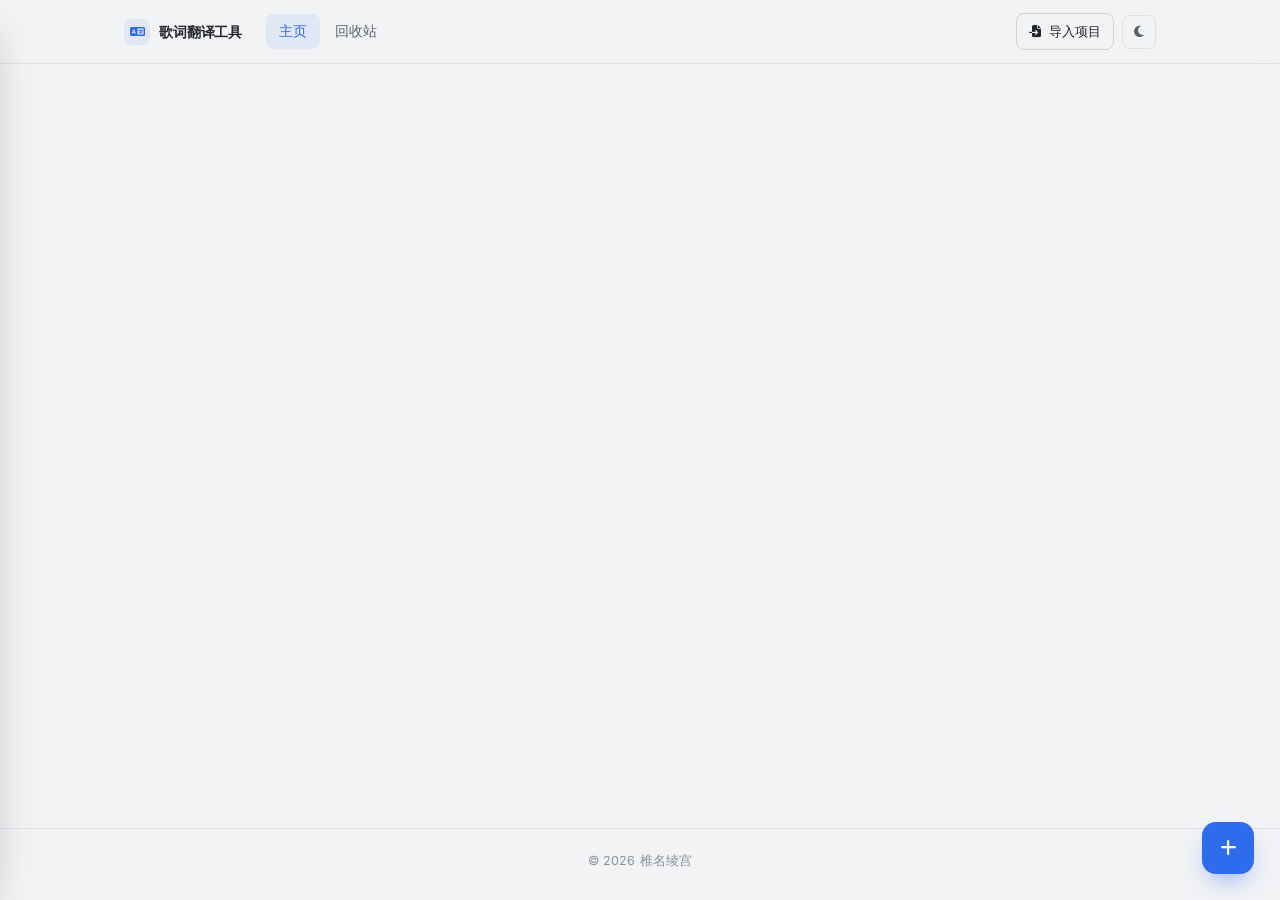
<file: lyric/index.html>
<!DOCTYPE html>
<html lang="zh-CN">
<head>
<meta charset="UTF-8" />
<meta name="viewport" content="width=device-width, initial-scale=1, viewport-fit=cover" />
<title>歌词翻译工具</title>
<meta name="description" content="面向歌词翻填创作者的翻译辅助工具。" />
<script>
  (function () {
    try {
      var saved = localStorage.getItem('ltt-theme');
      var prefersDark = window.matchMedia && window.matchMedia('(prefers-color-scheme: dark)').matches;
      if (saved === 'dark' || (!saved && prefersDark)) {
        document.documentElement.classList.add('dark');
      }
    } catch (e) {}
  })();
</script>
<link rel="preconnect" href="https://fonts.googleapis.com" />
<link rel="preconnect" href="https://fonts.gstatic.com" crossorigin />
<link href="https://fonts.googleapis.com/css2?family=Inter:wght@300;400;500;600&display=swap" rel="stylesheet" />
<link rel="stylesheet" href="https://cdnjs.cloudflare.com/ajax/libs/font-awesome/6.4.0/css/all.min.css" />
<style>
  /* ============================================================
     1. 设计令牌
     ============================================================ */
  :root {
    --bg:          #f2f3f5;
    --surface:     #f8f9fa;
    --surface-2:   #e9ebee;

    --text:        #23262b;
    --text-2:      #5b6169;
    --text-3:      #8b9199;

    --line:        rgba(35, 38, 43, 0.09);
    --line-strong: rgba(35, 38, 43, 0.16);

    --accent:      #2f6bed;
    --accent-soft: rgba(47, 107, 237, 0.09);

    --danger:      #b3261e;
    --danger-soft: rgba(179, 38, 30, 0.08);

    --glass:       rgba(242, 243, 245, 0.78);

    --shadow-sm:   0 1px 2px rgba(23, 26, 31, 0.05);
    --shadow-md:   0 2px 10px rgba(23, 26, 31, 0.06), 0 1px 2px rgba(23, 26, 31, 0.04);
    --shadow-lg:   0 18px 44px -20px rgba(23, 26, 31, 0.42);

    --ease:        cubic-bezier(0.22, 1, 0.36, 1);
    color-scheme:  light;
  }

  html.dark {
    --bg:          #16181b;
    --surface:     #1c1f23;
    --surface-2:   #23262b;

    --text:        #e7e8ea;
    --text-2:      #a1a6ad;
    --text-3:      #737980;

    --line:        rgba(255, 255, 255, 0.08);
    --line-strong: rgba(255, 255, 255, 0.16);

    --accent:      #6d9bff;
    --accent-soft: rgba(109, 155, 255, 0.13);

    --danger:      #ff8a80;
    --danger-soft: rgba(255, 138, 128, 0.12);

    --glass:       rgba(22, 24, 27, 0.78);

    --shadow-sm:   0 1px 2px rgba(0, 0, 0, 0.28);
    --shadow-md:   0 2px 12px rgba(0, 0, 0, 0.34);
    --shadow-lg:   0 18px 46px -20px rgba(0, 0, 0, 0.8);

    color-scheme:  dark;
  }

  /* ============================================================
     2. 基础
     ============================================================ */
  *, *::before, *::after { box-sizing: border-box; }

  html {
    scroll-behavior: smooth;
    -webkit-text-size-adjust: 100%;
  }

  body {
    margin: 0;
    min-height: 100vh;
    display: flex;
    flex-direction: column;
    background: var(--bg);
    color: var(--text);
    font-family: 'Inter', -apple-system, BlinkMacSystemFont, 'Segoe UI',
                 'PingFang SC', 'Hiragino Sans GB', 'Microsoft YaHei', sans-serif;
    font-size: 15px;
    line-height: 1.65;
    letter-spacing: 0.005em;
    -webkit-font-smoothing: antialiased;
    -moz-osx-font-smoothing: grayscale;
    transition: background-color 0.35s ease, color 0.35s ease;
  }

  body.modal-open,
  body.drawer-open { overflow: hidden; }

  h1, h2, h3, h4, p, ul, li { margin: 0; padding: 0; }
  ul { list-style: none; }
  a { color: inherit; text-decoration: none; }
  img { display: block; max-width: 100%; }
  button { font: inherit; color: inherit; }

  ::selection { background: var(--accent-soft); color: var(--text); }

  .container {
    width: 100%;
    max-width: 1080px;
    margin: 0 auto;
    padding: 0 24px;
  }

  /* ============================================================
     3. 顶栏
     ============================================================ */
  .site-header {
    position: fixed;
    top: 0; left: 0; right: 0;
    z-index: 60;
    height: 64px;
    display: flex;
    align-items: center;
    background: var(--glass);
    -webkit-backdrop-filter: saturate(170%) blur(14px);
    backdrop-filter: saturate(170%) blur(14px);
    border-bottom: 1px solid var(--line);
    transition: background-color 0.35s ease, border-color 0.35s ease;
  }

  .header-inner {
    display: flex;
    align-items: center;
    gap: 10px;
    width: 100%;
  }

  .brand {
    display: inline-flex;
    align-items: center;
    gap: 9px;
    font-size: 14px;
    font-weight: 600;
    letter-spacing: -0.01em;
    white-space: nowrap;
  }
  .brand i {
    display: inline-flex;
    align-items: center;
    justify-content: center;
    width: 26px; height: 26px;
    border-radius: 7px;
    background: var(--accent-soft);
    color: var(--accent);
    font-size: 12px;
  }

  .top-nav { display: none; gap: 2px; margin-left: 14px; }
  .top-nav a {
    padding: 6px 13px;
    font-size: 13.5px;
    color: var(--text-2);
    border-radius: 7px;
    transition: color 0.2s ease, background-color 0.2s ease;
  }
  .top-nav a:hover { color: var(--text); background: var(--surface-2); }
  .top-nav a.active { color: var(--accent); background: var(--accent-soft); font-weight: 500; }

  .header-actions {
    display: flex;
    align-items: center;
    gap: 8px;
    margin-left: auto;
  }

  /* ============================================================
     4. 通用控件
     ============================================================ */
  .icon-btn {
    width: 34px; height: 34px;
    display: inline-flex;
    align-items: center;
    justify-content: center;
    padding: 0;
    border: 1px solid var(--line);
    border-radius: 8px;
    background: transparent;
    color: var(--text-2);
    font-size: 13px;
    cursor: pointer;
    flex-shrink: 0;
    transition: color 0.2s ease, background-color 0.2s ease, border-color 0.2s ease;
  }
  .icon-btn:hover {
    color: var(--text);
    background: var(--surface-2);
    border-color: var(--line-strong);
  }
  .icon-btn.small { width: 28px; height: 28px; border-radius: 7px; font-size: 11.5px; }

  .btn {
    display: inline-flex;
    align-items: center;
    justify-content: center;
    gap: 8px;
    padding: 9px 16px;
    font-size: 13.5px;
    font-weight: 500;
    border: 1px solid transparent;
    border-radius: 8px;
    background: transparent;
    cursor: pointer;
    white-space: nowrap;
    transition: background-color 0.2s ease, border-color 0.2s ease,
                color 0.2s ease, box-shadow 0.2s ease, filter 0.2s ease;
  }
  .btn i { font-size: 12px; }

  .btn-primary { background: var(--accent); color: #f6f9ff; }
  .btn-primary:hover { filter: brightness(1.07); box-shadow: 0 8px 20px -10px rgba(47, 107, 237, 0.7); }

  .btn-ghost { border-color: var(--line-strong); color: var(--text); }
  .btn-ghost:hover { background: var(--surface-2); border-color: var(--text-3); }

  .btn-danger { background: var(--danger); color: #fff8f7; }
  .btn-danger:hover { filter: brightness(1.08); }

  .btn-sm { padding: 7px 12px; font-size: 13px; }

  /* ============================================================
     5. 主内容
     ============================================================ */
  main {
    flex: 1 0 auto;
    padding-top: 64px;
  }

  .tab-content { display: none; }

  .page-head {
    display: flex;
    align-items: flex-end;
    justify-content: space-between;
    gap: 16px;
    margin: 40px 0 22px;
    flex-wrap: wrap;
  }
  .eyebrow {
    display: block;
    font-size: 11.5px;
    font-weight: 500;
    letter-spacing: 0.14em;
    text-transform: uppercase;
    color: var(--text-3);
  }
  .page-title {
    margin-top: 6px;
    font-size: 1.35rem;
    font-weight: 600;
    letter-spacing: -0.02em;
    line-height: 1.35;
  }
  .page-count {
    font-size: 12.5px;
    color: var(--text-3);
    font-variant-numeric: tabular-nums;
  }

  /* 卡片网格 */
  .grid {
    display: grid;
    grid-template-columns: repeat(auto-fill, minmax(232px, 1fr));
    gap: 14px;
    padding-bottom: 60px;
  }

  .project-card {
    position: relative;
    padding: 18px;
    min-height: 122px;
    background: var(--surface);
    border: 1px solid var(--line);
    border-radius: 10px;
    cursor: pointer;
    transition: border-color 0.22s ease, box-shadow 0.22s ease, transform 0.22s ease;
  }
  .project-card:hover {
    border-color: var(--line-strong);
    box-shadow: var(--shadow-md);
    transform: translateY(-2px);
  }
  .project-card.selected {
    border-color: var(--accent);
    background: var(--accent-soft);
  }

  .project-title {
    padding-right: 28px;
    font-size: 15px;
    font-weight: 600;
    letter-spacing: -0.01em;
    line-height: 1.45;
    word-break: break-word;
  }
  .project-sub {
    margin-top: 4px;
    font-size: 12.5px;
    color: var(--text-3);
    word-break: break-word;
  }
  .project-preview {
    margin-top: 12px;
    font-size: 13px;
    line-height: 1.7;
    color: var(--text-2);
    display: -webkit-box;
    -webkit-line-clamp: 2;
    -webkit-box-orient: vertical;
    overflow: hidden;
    word-break: break-word;
  }

  /* 卡片复选框 */
  .card-check {
    position: absolute;
    top: 14px; right: 14px;
    display: flex;
    cursor: pointer;
  }
  .card-check input {
    position: absolute;
    width: 0; height: 0;
    opacity: 0;
  }
  .card-check .box {
    display: flex;
    align-items: center;
    justify-content: center;
    width: 18px; height: 18px;
    border: 1px solid var(--line-strong);
    border-radius: 5px;
    background: var(--bg);
    color: transparent;
    font-size: 8px;
    transition: background-color 0.18s ease, border-color 0.18s ease, color 0.18s ease;
  }
  .card-check:hover .box { border-color: var(--text-3); }
  .card-check input:checked + .box {
    background: var(--accent);
    border-color: var(--accent);
    color: #f6f9ff;
  }

  /* 空状态 */
  .empty {
    display: none;
    flex-direction: column;
    align-items: center;
    justify-content: center;
    padding: 72px 24px;
    text-align: center;
    color: var(--text-3);
    background: var(--surface);
    border: 1px dashed var(--line-strong);
    border-radius: 12px;
    margin-bottom: 60px;
  }
  .empty i {
    font-size: 24px;
    margin-bottom: 14px;
    opacity: 0.65;
  }
  .empty p { font-size: 13.5px; }
  .empty p.hint { margin-top: 4px; font-size: 12.5px; opacity: 0.85; }

  /* ============================================================
     6. 编辑页
     ============================================================ */
  .editor-bar {
    position: sticky;
    top: 64px;
    z-index: 40;
    display: flex;
    align-items: center;
    gap: 18px;
    flex-wrap: wrap;
    padding: 14px 0;
    margin-bottom: 6px;
    background: var(--glass);
    -webkit-backdrop-filter: saturate(170%) blur(14px);
    backdrop-filter: saturate(170%) blur(14px);
    border-bottom: 1px solid var(--line);
  }

  .editor-info { min-width: 0; }
  .editor-title {
    font-size: 16px;
    font-weight: 600;
    letter-spacing: -0.015em;
    line-height: 1.4;
    word-break: break-word;
  }
  .editor-meta {
    margin-top: 2px;
    font-size: 12.5px;
    color: var(--text-3);
    word-break: break-word;
  }

  .editor-controls {
    display: flex;
    align-items: center;
    gap: 10px;
    flex-wrap: wrap;
    margin-left: auto;
  }

  /* 开关 */
  .switch {
    display: inline-flex;
    align-items: center;
    gap: 9px;
    cursor: pointer;
    user-select: none;
  }
  .switch input {
    position: absolute;
    width: 0; height: 0;
    opacity: 0;
  }
  .switch .track {
    position: relative;
    width: 36px; height: 20px;
    flex-shrink: 0;
    border-radius: 999px;
    border: 1px solid var(--line-strong);
    background: var(--surface-2);
    transition: background-color 0.24s ease, border-color 0.24s ease;
  }
  .switch .thumb {
    position: absolute;
    top: 2px; left: 2px;
    width: 14px; height: 14px;
    border-radius: 50%;
    background: var(--text-3);
    transition: transform 0.24s var(--ease), background-color 0.24s ease;
  }
  .switch input:checked + .track {
    background: var(--accent-soft);
    border-color: var(--accent);
  }
  .switch input:checked + .track .thumb {
    transform: translateX(16px);
    background: var(--accent);
  }
  .switch-label {
    font-size: 13px;
    color: var(--text-2);
    white-space: nowrap;
  }

  .lyrics { padding: 22px 0 120px; }

  .lyric-line {
    margin-bottom: 12px;
    padding: 16px 18px;
    background: var(--surface);
    border: 1px solid var(--line);
    border-radius: 10px;
    transition: border-color 0.22s ease;
  }
  .lyric-line:hover { border-color: var(--line-strong); }

  .lyric-original {
    display: flex;
    align-items: flex-start;
    justify-content: space-between;
    gap: 14px;
  }
  .lyric-original.hidden { display: none !important; }

  .lyric-text {
    font-size: 14.5px;
    line-height: 1.75;
    color: var(--text);
    word-break: break-word;
  }

  .reference-trans {
    display: none;
    margin-top: 10px;
    padding: 9px 13px;
    font-size: 13px;
    line-height: 1.7;
    color: var(--text-2);
    background: var(--surface-2);
    border-left: 2px solid var(--accent);
    border-radius: 0 7px 7px 0;
    word-break: break-word;
  }

  .translation-input {
    display: block;
    width: 100%;
    margin-top: 10px;
    padding: 11px 13px;
    font: inherit;
    font-size: 14px;
    line-height: 1.6;
    color: var(--text);
    background: var(--bg);
    border: 1px solid var(--line);
    border-radius: 8px;
    resize: none;
    min-height: 46px;
    overflow: hidden;
    transition: border-color 0.2s ease, box-shadow 0.2s ease, background-color 0.35s ease;
  }
  .translation-input::placeholder { color: var(--text-3); }
  .translation-input:focus {
    outline: none;
    border-color: var(--accent);
    box-shadow: 0 0 0 3px var(--accent-soft);
  }

  /* ============================================================
     7. FAB / 批量操作栏 / 提示
     ============================================================ */
  .fab {
    position: fixed;
    right: 26px; bottom: 26px;
    z-index: 140;
    display: none;
  }
  .fab button {
    width: 52px; height: 52px;
    display: flex;
    align-items: center;
    justify-content: center;
    border: none;
    border-radius: 14px;
    background: var(--accent);
    color: #f6f9ff;
    font-size: 18px;
    cursor: pointer;
    box-shadow: 0 12px 28px -12px rgba(47, 107, 237, 0.85);
    transition: transform 0.22s var(--ease), box-shadow 0.22s ease, filter 0.22s ease;
  }
  .fab button:hover {
    transform: translateY(-2px);
    filter: brightness(1.06);
    box-shadow: 0 16px 32px -12px rgba(47, 107, 237, 0.9);
  }
  .fab button:active { transform: translateY(0); }

  .batch-bar {
    position: fixed;
    left: 50%;
    bottom: 22px;
    z-index: 150;
    display: flex;
    align-items: center;
    flex-wrap: wrap;
    gap: 4px;
    max-width: calc(100vw - 32px);
    padding: 8px 10px 8px 16px;
    background: #2b2e33;
    color: #e8eaed;
    border-radius: 10px;
    box-shadow: 0 18px 40px -18px rgba(0, 0, 0, 0.7);
    opacity: 0;
    visibility: hidden;
    transform: translate(-50%, 16px);
    transition: opacity 0.24s ease, transform 0.24s var(--ease), visibility 0.24s;
  }
  .batch-bar.show {
    opacity: 1;
    visibility: visible;
    transform: translate(-50%, 0);
  }
  .batch-count {
    margin-right: 6px;
    font-size: 13px;
    white-space: nowrap;
    color: #e8eaed;
  }
  .batch-btn {
    display: inline-flex;
    align-items: center;
    gap: 6px;
    padding: 7px 12px;
    font-size: 13px;
    color: #e8eaed;
    background: transparent;
    border: none;
    border-radius: 7px;
    cursor: pointer;
    transition: background-color 0.18s ease;
  }
  .batch-btn:hover { background: rgba(255, 255, 255, 0.1); }
  .batch-btn i { font-size: 11px; }
  .batch-btn.danger { color: #ff9b90; }
  .batch-btn.danger:hover { background: rgba(255, 155, 144, 0.13); }

  .toast {
    position: fixed;
    left: 50%;
    top: 80px;
    z-index: 300;
    max-width: calc(100vw - 40px);
    padding: 11px 18px;
    font-size: 13.5px;
    color: #eceef1;
    background: #2b2e33;
    border-radius: 9px;
    box-shadow: 0 14px 34px -16px rgba(0, 0, 0, 0.7);
    opacity: 0;
    visibility: hidden;
    transform: translate(-50%, -12px);
    transition: opacity 0.24s ease, transform 0.24s var(--ease), visibility 0.24s;
  }
  .toast.show {
    opacity: 1;
    visibility: visible;
    transform: translate(-50%, 0);
  }

  /* ============================================================
     8. 对话框
     ============================================================ */
  .modal-backdrop {
    position: fixed;
    inset: 0;
    z-index: 200;
    display: flex;
    align-items: center;
    justify-content: center;
    padding: 20px;
    background: rgba(20, 22, 26, 0.42);
    -webkit-backdrop-filter: blur(3px);
    backdrop-filter: blur(3px);
    opacity: 0;
    visibility: hidden;
    transition: opacity 0.22s ease, visibility 0.22s;
  }
  .modal-backdrop.open { opacity: 1; visibility: visible; }

  .modal {
    width: 100%;
    max-width: 620px;
    max-height: 88vh;
    display: flex;
    flex-direction: column;
    background: var(--surface);
    border: 1px solid var(--line);
    border-radius: 14px;
    box-shadow: var(--shadow-lg);
    transform: translateY(10px) scale(0.985);
    transition: transform 0.26s var(--ease);
  }
  .modal-backdrop.open .modal { transform: none; }

  .modal-head {
    display: flex;
    align-items: center;
    justify-content: space-between;
    gap: 16px;
    padding: 20px 24px 0;
  }
  .modal-head h3 {
    font-size: 16.5px;
    font-weight: 600;
    letter-spacing: -0.015em;
  }
  .modal-body {
    padding: 20px 24px;
    overflow-y: auto;
  }
  .modal-body p {
    font-size: 14px;
    line-height: 1.8;
    color: var(--text-2);
  }
  .modal-foot {
    display: flex;
    justify-content: flex-end;
    gap: 10px;
    padding: 0 24px 22px;
  }

  /* 表单 */
  .form-row {
    display: grid;
    grid-template-columns: 1fr 1fr;
    gap: 14px;
    margin-bottom: 16px;
  }
  .field { min-width: 0; }
  .field label {
    display: block;
    margin-bottom: 6px;
    font-size: 12.5px;
    font-weight: 500;
    color: var(--text-2);
  }
  .field input,
  .field textarea,
  select {
    width: 100%;
    padding: 10px 12px;
    font: inherit;
    font-size: 14px;
    color: var(--text);
    background: var(--bg);
    border: 1px solid var(--line);
    border-radius: 8px;
    transition: border-color 0.2s ease, box-shadow 0.2s ease, background-color 0.35s ease;
  }
  .field textarea { resize: none; min-height: 46px; overflow: hidden; line-height: 1.7; }
  .field input::placeholder,
  .field textarea::placeholder { color: var(--text-3); }
  .field input:focus,
  .field textarea:focus,
  select:focus {
    outline: none;
    border-color: var(--accent);
    box-shadow: 0 0 0 3px var(--accent-soft);
  }

  .select-wrap { position: relative; }
  .select-wrap::after {
    content: '';
    position: absolute;
    right: 14px;
    top: 50%;
    width: 7px; height: 7px;
    border-right: 1.5px solid var(--text-3);
    border-bottom: 1.5px solid var(--text-3);
    transform: translateY(-70%) rotate(45deg);
    pointer-events: none;
  }
  select {
    appearance: none;
    -webkit-appearance: none;
    padding-right: 34px;
    cursor: pointer;
  }

  /* ============================================================
     9. 抽屉
     ============================================================ */
  .drawer {
    position: fixed;
    top: 0; left: 0; bottom: 0;
    z-index: 90;
    width: 264px;
    display: flex;
    flex-direction: column;
    background: var(--surface);
    border-right: 1px solid var(--line);
    box-shadow: var(--shadow-lg);
    transform: translateX(-100%);
    transition: transform 0.28s var(--ease);
  }
  .drawer.open { transform: none; }

  .drawer-head {
    display: flex;
    align-items: center;
    justify-content: space-between;
    gap: 12px;
    height: 64px;
    padding: 0 16px 0 20px;
    border-bottom: 1px solid var(--line);
  }
  .drawer-brand {
    font-size: 14px;
    font-weight: 600;
    letter-spacing: -0.01em;
  }
  .drawer-nav { padding: 10px; }
  .drawer-link {
    display: flex;
    align-items: center;
    gap: 11px;
    padding: 10px 13px;
    font-size: 13.5px;
    color: var(--text-2);
    border-radius: 8px;
    transition: color 0.2s ease, background-color 0.2s ease;
  }
  .drawer-link i { width: 16px; text-align: center; font-size: 12.5px; }
  .drawer-link:hover { color: var(--text); background: var(--surface-2); }
  .drawer-link.active { color: var(--accent); background: var(--accent-soft); font-weight: 500; }

  .drawer-mask {
    position: fixed;
    inset: 0;
    z-index: 85;
    background: rgba(20, 22, 26, 0.4);
    opacity: 0;
    visibility: hidden;
    transition: opacity 0.28s ease, visibility 0.28s;
  }
  .drawer-mask.show { opacity: 1; visibility: visible; }

  /* ============================================================
     10. 页脚
     ============================================================ */
  .site-footer {
    flex-shrink: 0;
    padding: 22px 0 28px;
    border-top: 1px solid var(--line);
    text-align: center;
    font-size: 12.5px;
    color: var(--text-3);
  }

  /* ============================================================
     11. 响应式
     ============================================================ */
  @media (min-width: 860px) {
    .top-nav { display: flex; }
    .nav-toggle { display: none; }
  }

  @media (max-width: 859px) {
    .nav-toggle { display: inline-flex; }
    .top-nav { display: none; }
  }

  @media (max-width: 640px) {
    .container { padding: 0 18px; }

    .brand span { display: inline; }
    .page-head { margin: 28px 0 18px; }
    .page-title { font-size: 1.2rem; }

    .grid {
      grid-template-columns: repeat(auto-fill, minmax(150px, 1fr));
      gap: 10px;
    }
    .project-card { padding: 15px; min-height: 112px; border-radius: 9px; }
    .project-title { font-size: 14px; }
    .project-sub { font-size: 12px; }
    .project-preview { font-size: 12.5px; margin-top: 10px; }

    .btn-label { display: none; }
    #import-btn { padding: 7px 10px; }

    .editor-bar { gap: 12px; padding: 12px 0; }
    .editor-title { font-size: 15px; }
    .editor-controls { gap: 8px; width: 100%; margin-left: 0; }
    .editor-controls .btn { flex: 1 1 auto; padding: 8px 10px; font-size: 13px; }
    .editor-controls .switch { width: 100%; margin-bottom: 2px; }

    .lyric-line { padding: 14px 15px; border-radius: 9px; }
    .lyric-text { font-size: 14px; }

    .fab { right: 18px; bottom: 18px; }
    .fab button { width: 48px; height: 48px; border-radius: 13px; font-size: 16px; }

    .batch-bar {
      left: 12px; right: 12px;
      bottom: 14px;
      max-width: none;
      transform: translateY(16px);
      justify-content: center;
      padding: 8px 10px;
    }
    .batch-bar.show { transform: translateY(0); }
    .batch-count { width: 100%; text-align: center; margin: 0 0 4px; }

    .modal-backdrop { padding: 12px; align-items: flex-end; }
    .modal { max-height: 92vh; border-radius: 14px; }
    .modal-head { padding: 18px 18px 0; }
    .modal-body { padding: 16px 18px; }
    .modal-foot { padding: 0 18px 18px; }

    .form-row { grid-template-columns: 1fr; gap: 12px; margin-bottom: 14px; }
  }

  @media (max-width: 420px) {
    .brand span { display: none; }
    .grid { grid-template-columns: 1fr; }
  }

  /* ============================================================
     12. 动效偏好
     ============================================================ */
  @media (prefers-reduced-motion: reduce) {
    html { scroll-behavior: auto; }
    *, *::before, *::after {
      animation-duration: 0.001ms !important;
      animation-iteration-count: 1 !important;
      transition-duration: 0.001ms !important;
    }
  }
</style>
</head>
<body>

<!-- ============================================================
     顶栏
     ============================================================ -->
<header class="site-header">
  <div class="container header-inner">
    <button class="icon-btn nav-toggle" id="menuBtn" type="button" aria-label="打开菜单">
      <i class="fas fa-bars"></i>
    </button>

    <a class="brand" href="#!">
      <i class="fas fa-language"></i>
      <span>歌词翻译工具</span>
    </a>

    <nav class="top-nav" id="topNav">
      <a href="#!" class="nav-link active" data-tab="home">主页</a>
      <a href="#!" class="nav-link" data-tab="trash">回收站</a>
    </nav>

    <div class="header-actions">
      <button class="btn btn-ghost btn-sm" id="import-btn" type="button">
        <i class="fas fa-file-import"></i><span class="btn-label">导入项目</span>
      </button>
      <button class="icon-btn" id="themeToggle" type="button" aria-label="切换主题">
        <i class="fas fa-moon"></i>
      </button>
    </div>
  </div>
</header>

<!-- ============================================================
     抽屉
     ============================================================ -->
<aside class="drawer" id="drawer">
  <div class="drawer-head">
    <span class="drawer-brand">歌词翻译工具</span>
    <button class="icon-btn" id="drawerClose" type="button" aria-label="关闭菜单">
      <i class="fas fa-xmark"></i>
    </button>
  </div>
  <nav class="drawer-nav">
    <a href="#!" class="nav-link active" data-tab="home"><i class="fas fa-house"></i>主页</a>
    <a href="#!" class="nav-link" data-tab="trash"><i class="fas fa-trash-can"></i>回收站</a>
  </nav>
</aside>
<div class="drawer-mask" id="drawerMask"></div>

<!-- ============================================================
     主内容
     ============================================================ -->
<main>

  <!-- 主页 -->
  <section class="tab-content" id="tab-home">
    <div class="container">
      <div class="page-head">
        <div>
          <span class="eyebrow">Projects</span>
          <h1 class="page-title">我的歌词项目</h1>
        </div>
        <span class="page-count" id="home-count"></span>
      </div>
      <div class="grid" id="projects-grid"></div>
      <div class="empty" id="home-empty">
        <i class="fas fa-file-circle-plus"></i>
        <p>还没有歌词项目</p>
        <p class="hint">点击右下角的 + 按钮创建一个</p>
      </div>
    </div>
  </section>

  <!-- 回收站 -->
  <section class="tab-content" id="tab-trash">
    <div class="container">
      <div class="page-head">
        <div>
          <span class="eyebrow">Recycle Bin</span>
          <h1 class="page-title">回收站</h1>
        </div>
        <span class="page-count" id="trash-count"></span>
      </div>
      <div class="grid" id="trash-grid"></div>
      <div class="empty" id="trash-empty">
        <i class="fas fa-trash-can"></i>
        <p>回收站是空的</p>
      </div>
    </div>
  </section>

  <!-- 编辑页 -->
  <section class="tab-content" id="tab-edit">
    <div class="container">
      <div class="editor-bar">
        <div class="editor-info">
          <div class="editor-title" id="edit-title">歌曲标题</div>
          <div class="editor-meta" id="edit-meta">艺术家 · 原词语言 → 目标语言</div>
        </div>
        <div class="editor-controls">
          <label class="switch">
            <input type="checkbox" id="toggle-original" checked />
            <span class="track"><span class="thumb"></span></span>
            <span class="switch-label">显示原文</span>
          </label>
          <button class="btn btn-ghost" id="export-txt" type="button">
            <i class="fas fa-file-arrow-down"></i>导出成品
          </button>
          <button class="btn btn-primary" id="edit-save" type="button">
            <i class="fas fa-floppy-disk"></i>保存
          </button>
          <button class="btn btn-ghost" id="edit-back" type="button">
            <i class="fas fa-arrow-left"></i>返回
          </button>
        </div>
      </div>

      <div class="lyrics" id="lyrics-container"></div>
    </div>
  </section>

</main>

<!-- ============================================================
     悬浮按钮 / 批量操作 / 提示
     ============================================================ -->
<div class="fab" id="fab-container">
  <button id="new-project-btn" type="button" aria-label="新建项目">
    <i class="fas fa-plus"></i>
  </button>
</div>

<div class="batch-bar" id="batch-actions"></div>
<div class="toast" id="toast"></div>

<!-- ============================================================
     新建项目对话框
     ============================================================ -->
<div class="modal-backdrop" id="new-project-modal">
  <div class="modal">
    <div class="modal-head">
      <h3>新建歌词项目</h3>
      <button class="icon-btn" type="button" data-close="new-project-modal" aria-label="关闭">
        <i class="fas fa-xmark"></i>
      </button>
    </div>
    <div class="modal-body">
      <form id="new-project-form" autocomplete="off">
        <div class="form-row">
          <div class="field">
            <label for="new-title">歌曲标题 *</label>
            <input id="new-title" type="text" required />
          </div>
          <div class="field">
            <label for="new-artist">艺术家 *</label>
            <input id="new-artist" type="text" required />
          </div>
        </div>

        <div class="form-row">
          <div class="field">
            <label for="new-orilang">原词语言 *</label>
            <div class="select-wrap">
              <select id="new-orilang" required>
                <option value="" disabled selected>选择原词语言</option>
                <option value="日语">日语</option>
                <option value="英语">英语</option>
                <option value="韩语">韩语</option>
                <option value="中文">中文</option>
                <option value="其他">其他</option>
              </select>
            </div>
          </div>
          <div class="field">
            <label for="new-translang">目标翻译语言 *</label>
            <div class="select-wrap">
              <select id="new-translang" required>
                <option value="" disabled selected>选择目标翻译语言</option>
                <option value="中文">中文</option>
                <option value="英语">英语</option>
                <option value="日语">日语</option>
                <option value="韩语">韩语</option>
                <option value="其他">其他</option>
              </select>
            </div>
          </div>
        </div>

        <div class="field">
          <label for="new-lyrics">原文歌词（每行一句）*</label>
          <textarea id="new-lyrics" rows="8" required></textarea>
        </div>
      </form>
    </div>
    <div class="modal-foot">
      <button class="btn btn-ghost" type="button" data-close="new-project-modal">取消</button>
      <button class="btn btn-primary" type="button" id="new-project-submit">创建</button>
    </div>
  </div>
</div>

<!-- ============================================================
     确认对话框
     ============================================================ -->
<div class="modal-backdrop" id="confirm-modal">
  <div class="modal">
    <div class="modal-head">
      <h3 id="confirm-title">确认操作</h3>
    </div>
    <div class="modal-body">
      <p id="confirm-message">确定要执行此操作吗？</p>
    </div>
    <div class="modal-foot">
      <button class="btn btn-ghost" type="button" data-close="confirm-modal">取消</button>
      <button class="btn btn-danger" type="button" id="confirm-ok">确认</button>
    </div>
  </div>
</div>

<input type="file" id="file-input" accept=".json" style="display: none;" />

<!-- ============================================================
     页脚
     ============================================================ -->
<footer class="site-footer">
  <div class="container">© 2026 椎名绫宫</div>
</footer>

<script>
(function () {
  'use strict';

  /* ============================================================
     全局状态
     ============================================================ */
  var AppState = {
    currentTab: 'home',
    currentProjectKey: null,
    currentProjectData: null,
    originalTranslations: null,
    selectedItems: new Set(),
    autoSaveTimer: null,
    isEditing: false
  };

  var LANG_MAP = {
    中文: 'zh-CN',
    英语: 'en',
    日语: 'ja',
    韩语: 'ko',
    其他: 'auto'
  };

  /* ============================================================
     通用工具
     ============================================================ */
  function generateTimestamp() {
    var now = new Date();
    return now.getFullYear().toString() +
      String(now.getMonth() + 1).padStart(2, '0') +
      String(now.getDate()).padStart(2, '0') +
      String(now.getHours()).padStart(2, '0') +
      String(now.getMinutes()).padStart(2, '0') +
      String(now.getSeconds()).padStart(2, '0');
  }

  function validateProjectData(data) {
    if (!data || typeof data !== 'object') return false;
    if (!data.meta || typeof data.meta !== 'object') return false;
    if (!data.meta.title || !data.meta.artist || !data.meta.orilang || !data.meta.translang) return false;
    if (!Array.isArray(data.ori) || !Array.isArray(data.trans)) return false;
    if (data.ori.length !== data.trans.length) return false;
    return true;
  }

  function getAllProjects(prefix) {
    var projects = [];
    for (var i = 0; i < localStorage.length; i++) {
      var key = localStorage.key(i);
      if (key && key.indexOf(prefix) === 0) {
        try {
          var data = JSON.parse(localStorage.getItem(key));
          if (validateProjectData(data)) {
            projects.push({ key: key, data: data });
          }
        } catch (e) {
          console.error('Invalid project data:', key);
        }
      }
    }
    return projects;
  }

  function saveProject(key, data) {
    try {
      localStorage.setItem(key, JSON.stringify(data));
      return true;
    } catch (e) {
      if (e.name === 'QuotaExceededError') {
        showToast('存储空间已满，请清理无用项目');
      } else {
        showToast('保存失败：' + e.message);
      }
      return false;
    }
  }

  function moveProject(oldKey, newPrefix) {
    var data = localStorage.getItem(oldKey);
    if (!data) return null;
    var timestamp = oldKey.split('_').pop();
    var newKey = newPrefix + '_' + timestamp;
    try {
      localStorage.setItem(newKey, data);
      localStorage.removeItem(oldKey);
      return newKey;
    } catch (e) {
      showToast('操作失败：' + e.message);
      return null;
    }
  }

  function escapeHtml(text) {
    var div = document.createElement('div');
    div.textContent = text == null ? '' : String(text);
    return div.innerHTML;
  }

  function showToast(message, duration) {
    var el = document.getElementById('toast');
    if (!el) return;
    el.textContent = message;
    el.classList.add('show');
    clearTimeout(showToast._timer);
    showToast._timer = setTimeout(function () {
      el.classList.remove('show');
    }, typeof duration === 'number' ? duration : 2600);
  }

  function downloadFile(filename, content, type) {
    var blob = new Blob([content], { type: type || 'application/json' });
    var url = URL.createObjectURL(blob);
    var a = document.createElement('a');
    a.href = url;
    a.download = filename;
    document.body.appendChild(a);
    a.click();
    document.body.removeChild(a);
    URL.revokeObjectURL(url);
  }

  function safeFilename(name) {
    return String(name).replace(/[\\/:*?"<>|]/g, '');
  }

  /* ============================================================
     对话框
     ============================================================ */
  function openModal(id) {
    var el = document.getElementById(id);
    if (!el) return;
    el.classList.add('open');
    document.body.classList.add('modal-open');
  }

  function closeModal(id) {
    var el = document.getElementById(id);
    if (!el) return;
    el.classList.remove('open');
    if (!document.querySelector('.modal-backdrop.open')) {
      document.body.classList.remove('modal-open');
    }
  }

  var confirmCallback = null;

  function showConfirm(title, message, onConfirm) {
    document.getElementById('confirm-title').textContent = title;
    document.getElementById('confirm-message').textContent = message;
    confirmCallback = onConfirm;
    openModal('confirm-modal');
  }

  /* ============================================================
     抽屉
     ============================================================ */
  function openDrawer() {
    var d = document.getElementById('drawer');
    var m = document.getElementById('drawerMask');
    if (d) d.classList.add('open');
    if (m) m.classList.add('show');
    document.body.classList.add('drawer-open');
  }

  function closeDrawer() {
    var d = document.getElementById('drawer');
    var m = document.getElementById('drawerMask');
    if (d) d.classList.remove('open');
    if (m) m.classList.remove('show');
    document.body.classList.remove('drawer-open');
  }

  /* ============================================================
     原文显示 / 隐藏
     ============================================================ */
  function toggleOriginalVisibility() {
    var checked = document.getElementById('toggle-original').checked;
    document.querySelectorAll('.lyric-original').forEach(function (el) {
      el.classList.toggle('hidden', !checked);
    });
  }

  /* ============================================================
     导出成品 TXT
     ============================================================ */
  function exportFinalTxt() {
    if (!AppState.isEditing || !AppState.currentProjectData) {
      showToast('未加载有效项目');
      return;
    }

    var ori = AppState.currentProjectData.ori;
    var trans = AppState.currentProjectData.trans;
    var meta = AppState.currentProjectData.meta;
    var finalText = '';

    for (var i = 0; i < ori.length; i++) {
      finalText += ori[i] + '\n';
      finalText += (trans[i] || '') + '\n\n';
    }

    var filename = safeFilename(meta.title) + '-' + safeFilename(meta.artist) + '.txt';
    downloadFile(filename, finalText, 'text/plain;charset=utf-8');
    showToast('成品 TXT 导出成功');
  }

  /* ============================================================
     逐行参考翻译
     ============================================================ */
  function translateLine(index) {
    var project = AppState.currentProjectData;
    if (!project) return;

    var originalText = project.ori[index];
    if (!originalText || !originalText.trim()) {
      showToast('原文为空，无法翻译');
      return;
    }

    var fromLang = LANG_MAP[project.meta.orilang] || 'auto';
    var toLang = LANG_MAP[project.meta.translang] || 'zh-CN';

    var refEl = document.querySelector('.reference-trans[data-index="' + index + '"]');
    if (!refEl) return;

    refEl.textContent = '翻译中…';
    refEl.style.display = 'block';

    fetch('https://api.mymemory.translated.net/get?q=' +
          encodeURIComponent(originalText) +
          '&langpair=' + fromLang + '|' + toLang)
      .then(function (res) { return res.json(); })
      .then(function (data) {
        if (data.responseStatus === 200 && data.responseData && data.responseData.translatedText) {
          refEl.textContent = data.responseData.translatedText;
        } else {
          refEl.textContent = '翻译失败';
          showToast('参考翻译失败，请重试');
        }
      })
      .catch(function (err) {
        refEl.textContent = '网络错误';
        showToast('网络异常，翻译失败');
        console.error('翻译API错误:', err);
      });
  }

  /* ============================================================
     项目列表渲染
     ============================================================ */
  function renderProjectsGrid(containerId, prefix, isTrash) {
    var container = document.getElementById(containerId);
    var emptyState = document.getElementById(isTrash ? 'trash-empty' : 'home-empty');
    var countEl = document.getElementById(isTrash ? 'trash-count' : 'home-count');
    if (!container) return;

    var projects = getAllProjects(prefix);

    container.innerHTML = '';
    AppState.selectedItems.clear();
    updateBatchActions();

    if (countEl) countEl.textContent = projects.length + ' 个项目';

    if (projects.length === 0) {
      if (emptyState) emptyState.style.display = 'flex';
      return;
    }
    if (emptyState) emptyState.style.display = 'none';

    projects.forEach(function (project) {
      var card = document.createElement('div');
      card.className = 'project-card';
      card.dataset.key = project.key;
      card.innerHTML =
        '<label class="card-check">' +
          '<input type="checkbox" class="project-checkbox" data-key="' + project.key + '" />' +
          '<span class="box"><i class="fas fa-check"></i></span>' +
        '</label>' +
        '<div class="project-title">' + escapeHtml(project.data.meta.title) + '</div>' +
        '<div class="project-sub">' + escapeHtml(project.data.meta.artist) +
          ' · ' + escapeHtml(project.data.meta.orilang) +
          ' → ' + escapeHtml(project.data.meta.translang) + '</div>' +
        '<div class="project-preview">' + escapeHtml(project.data.ori[0] || '') + '</div>';
      container.appendChild(card);
    });

    container.querySelectorAll('.project-card').forEach(function (card) {
      var key = card.dataset.key;
      var checkbox = card.querySelector('.project-checkbox');

      card.addEventListener('click', function (e) {
        if (e.target.closest('.card-check')) return;
        if (!isTrash) openEditor(key);
      });

      checkbox.addEventListener('change', function () {
        if (checkbox.checked) {
          AppState.selectedItems.add(key);
        } else {
          AppState.selectedItems.delete(key);
        }
        card.classList.toggle('selected', checkbox.checked);
        updateBatchActions();
      });
    });
  }

  /* ============================================================
     批量操作栏
     ============================================================ */
  function updateBatchActions() {
    var bar = document.getElementById('batch-actions');
    if (!bar) return;

    var n = AppState.selectedItems.size;
    var isTrash = AppState.currentTab === 'trash';

    // 选中时隐藏悬浮按钮，避免与批量栏重叠
    var fab = document.getElementById('fab-container');
    if (fab && AppState.currentTab === 'home') {
      fab.style.display = n === 0 ? 'flex' : 'none';
    }

    if (n === 0) {
      bar.classList.remove('show');
      bar.innerHTML = '';
      return;
    }

    var html = '<span class="batch-count">已选择 ' + n + ' 项</span>';
    html += '<button type="button" class="batch-btn" data-act="cancel">取消</button>';

    if (isTrash) {
      html += '<button type="button" class="batch-btn" data-act="restore"><i class="fas fa-rotate-left"></i>还原</button>';
      html += '<button type="button" class="batch-btn danger" data-act="delete"><i class="fas fa-trash-can"></i>彻底删除</button>';
    } else {
      html += '<button type="button" class="batch-btn" data-act="export"><i class="fas fa-download"></i>导出</button>';
      html += '<button type="button" class="batch-btn danger" data-act="trash"><i class="fas fa-trash-can"></i>移至回收站</button>';
    }

    bar.innerHTML = html;
    bar.classList.add('show');

    bar.querySelectorAll('[data-act]').forEach(function (btn) {
      btn.addEventListener('click', function () {
        var act = btn.dataset.act;
        if (act === 'cancel') {
          AppState.selectedItems.clear();
          document.querySelectorAll('.project-checkbox').forEach(function (cb) { cb.checked = false; });
          document.querySelectorAll('.project-card').forEach(function (c) { c.classList.remove('selected'); });
          updateBatchActions();
        } else if (act === 'export') {
          batchExport();
        } else if (act === 'trash') {
          batchMoveToTrash();
        } else if (act === 'restore') {
          batchRestore();
        } else if (act === 'delete') {
          showConfirm('彻底删除', '确定要永久删除选中的项目吗？此操作不可恢复。', batchDelete);
        }
      });
    });
  }

  /* ============================================================
     Tab 切换
     ============================================================ */
  function switchTab(tab) {
    if (AppState.isEditing && tab !== 'edit') {
      if (hasUnsavedChanges()) {
        showConfirm('未保存的修改', '您有未保存的修改，确定要离开吗？', function () {
          doSwitchTab(tab);
        });
        return;
      }
    }
    doSwitchTab(tab);
  }

  function doSwitchTab(tab) {
    if (AppState.currentTab === 'edit') {
      stopAutoSave();
      AppState.isEditing = false;
      AppState.currentProjectKey = null;
      AppState.currentProjectData = null;
      AppState.originalTranslations = null;
    }

    AppState.currentTab = tab;

    document.querySelectorAll('.tab-content').forEach(function (el) {
      el.style.display = 'none';
    });

    var fab = document.getElementById('fab-container');
    var importBtn = document.getElementById('import-btn');
    if (fab) fab.style.display = 'none';
    if (importBtn) importBtn.style.display = 'none';

    if (tab === 'home') {
      document.getElementById('tab-home').style.display = 'block';
      if (fab) fab.style.display = 'flex';
      if (importBtn) importBtn.style.display = '';
      renderProjectsGrid('projects-grid', 'lyric_x_', false);
    } else if (tab === 'trash') {
      document.getElementById('tab-trash').style.display = 'block';
      renderProjectsGrid('trash-grid', 'lyric_d_', true);
    } else if (tab === 'edit') {
      document.getElementById('tab-edit').style.display = 'block';
    }

    document.querySelectorAll('.nav-link[data-tab]').forEach(function (link) {
      link.classList.toggle('active', link.dataset.tab === tab);
    });

    closeDrawer();
    window.scrollTo({ top: 0, behavior: 'smooth' });
  }

  /* ============================================================
     编辑器
     ============================================================ */
  function autoResizeTextarea() {
    this.style.height = 'auto';
    this.style.height = this.scrollHeight + 'px';
  }

  function openEditor(key) {
    var dataStr = localStorage.getItem(key);
    if (!dataStr) {
      showToast('项目不存在');
      return;
    }

    var data;
    try {
      data = JSON.parse(dataStr);
    } catch (e) {
      showToast('项目数据损坏');
      return;
    }

    if (!validateProjectData(data)) {
      showToast('项目数据损坏');
      return;
    }

    AppState.currentProjectKey = key;
    AppState.currentProjectData = data;
    AppState.originalTranslations = data.trans.slice();
    AppState.isEditing = true;

    document.getElementById('edit-title').textContent = data.meta.title;
    document.getElementById('edit-meta').textContent =
      data.meta.artist + ' · ' + data.meta.orilang + ' → ' + data.meta.translang;

    var container = document.getElementById('lyrics-container');
    container.innerHTML = '';

    data.ori.forEach(function (line, index) {
      var lineDiv = document.createElement('div');
      lineDiv.className = 'lyric-line';
      lineDiv.innerHTML =
        '<div class="lyric-original">' +
          '<span class="lyric-text">' + escapeHtml(line) + '</span>' +
          '<button type="button" class="icon-btn small translate-btn" data-index="' + index + '" title="参考翻译">' +
            '<i class="fas fa-language"></i>' +
          '</button>' +
        '</div>' +
        '<div class="reference-trans" data-index="' + index + '"></div>' +
        '<textarea class="translation-input" data-index="' + index + '" rows="1" ' +
          'placeholder="输入译文…">' + escapeHtml(data.trans[index] || '') + '</textarea>';
      container.appendChild(lineDiv);
    });

    container.querySelectorAll('.translation-input').forEach(function (textarea) {
      textarea.addEventListener('input', autoResizeTextarea);
      autoResizeTextarea.call(textarea);
    });

    container.querySelectorAll('.translate-btn').forEach(function (btn) {
      btn.addEventListener('click', function () {
        translateLine(parseInt(btn.dataset.index, 10));
      });
    });

    document.getElementById('toggle-original').checked = true;
    toggleOriginalVisibility();

    switchTab('edit');
    startAutoSave();
  }

  function collectTranslations() {
    var trans = [];
    document.querySelectorAll('.translation-input').forEach(function (input) {
      trans.push(input.value || '');
    });
    return trans;
  }

  function hasUnsavedChanges() {
    if (!AppState.isEditing) return false;
    return JSON.stringify(collectTranslations()) !== JSON.stringify(AppState.originalTranslations);
  }

  function saveProjectManual() {
    if (!AppState.isEditing) return;

    var trans = collectTranslations();
    if (trans.length !== AppState.currentProjectData.ori.length) {
      showToast('翻译行数不匹配');
      return;
    }

    AppState.currentProjectData.trans = trans;
    if (saveProject(AppState.currentProjectKey, AppState.currentProjectData)) {
      AppState.originalTranslations = trans.slice();
      showToast('已手动保存');
    }
  }

  function saveProjectAuto() {
    if (!AppState.isEditing) return;

    var trans = collectTranslations();
    if (trans.length !== AppState.currentProjectData.ori.length) return;

    AppState.currentProjectData.trans = trans;
    if (saveProject(AppState.currentProjectKey, AppState.currentProjectData)) {
      AppState.originalTranslations = trans.slice();
      showToast('已自动保存', 1600);
    }
  }

  function startAutoSave() {
    stopAutoSave();
    AppState.autoSaveTimer = setInterval(saveProjectAuto, 60000);
  }

  function stopAutoSave() {
    if (AppState.autoSaveTimer) {
      clearInterval(AppState.autoSaveTimer);
      AppState.autoSaveTimer = null;
    }
  }

  /* ============================================================
     批量操作
     ============================================================ */
  function batchMoveToTrash() {
    var total = AppState.selectedItems.size;
    AppState.selectedItems.forEach(function (key) {
      moveProject(key, 'lyric_d');
    });
    showToast('已将 ' + total + ' 个项目移至回收站');
    renderProjectsGrid('projects-grid', 'lyric_x_', false);
  }

  function batchExport() {
    var keys = Array.from(AppState.selectedItems);
    if (keys.length === 1) {
      var data = JSON.parse(localStorage.getItem(keys[0]));
      downloadFile(safeFilename(data.meta.title) + '-' + safeFilename(data.meta.artist) + '.json',
                   JSON.stringify(data, null, 2));
    } else {
      keys.forEach(function (key, index) {
        setTimeout(function () {
          var d = JSON.parse(localStorage.getItem(key));
          if (!d) return;
          downloadFile(safeFilename(d.meta.title) + '-' + safeFilename(d.meta.artist) + '.json',
                       JSON.stringify(d, null, 2));
        }, index * 500);
      });
    }
    showToast('开始下载');
  }

  function batchRestore() {
    var total = AppState.selectedItems.size;
    AppState.selectedItems.forEach(function (key) {
      moveProject(key, 'lyric_x');
    });
    showToast('已还原 ' + total + ' 个项目');
    renderProjectsGrid('trash-grid', 'lyric_d_', true);
  }

  function batchDelete() {
    var total = AppState.selectedItems.size;
    AppState.selectedItems.forEach(function (key) {
      localStorage.removeItem(key);
    });
    showToast('已永久删除 ' + total + ' 个项目');
    renderProjectsGrid('trash-grid', 'lyric_d_', true);
  }

  /* ============================================================
     新建项目
     ============================================================ */
  function createProject() {
    var title = document.getElementById('new-title').value.trim();
    var artist = document.getElementById('new-artist').value.trim();
    var orilang = document.getElementById('new-orilang').value;
    var translang = document.getElementById('new-translang').value;
    var lyricsText = document.getElementById('new-lyrics').value.trim();

    if (!title || !artist || !orilang || !translang || !lyricsText) {
      showToast('请填写所有必填项');
      return;
    }

    var ori = lyricsText.split('\n').map(function (line) { return line.trimEnd(); });
    var trans = ori.map(function () { return ''; });

    var project = {
      meta: { title: title, artist: artist, orilang: orilang, translang: translang },
      ori: ori,
      trans: trans
    };

    var key = 'lyric_x_' + generateTimestamp();
    if (!saveProject(key, project)) return;

    closeModal('new-project-modal');
    resetNewProjectForm();
    showToast('项目创建成功');
    renderProjectsGrid('projects-grid', 'lyric_x_', false);

    setTimeout(function () { openEditor(key); }, 260);
  }

  function resetNewProjectForm() {
    document.getElementById('new-project-form').reset();
    var ta = document.getElementById('new-lyrics');
    ta.style.height = '';
    document.getElementById('new-title').value = '';
    document.getElementById('new-artist').value = '';
    document.getElementById('new-orilang').value = '';
    document.getElementById('new-translang').value = '';
  }

  /* ============================================================
     导入项目
     ============================================================ */
  function importProject(file) {
    var reader = new FileReader();
    reader.onload = function (e) {
      var data;
      try {
        data = JSON.parse(e.target.result);
      } catch (err) {
        showToast('文件解析失败');
        return;
      }
      if (!validateProjectData(data)) {
        showToast('文件格式不正确');
        return;
      }
      var key = 'lyric_x_' + generateTimestamp();
      if (saveProject(key, data)) {
        showToast('项目导入成功');
        renderProjectsGrid('projects-grid', 'lyric_x_', false);
      }
    };
    reader.readAsText(file);
  }

  /* ============================================================
     初始化
     ============================================================ */
  document.addEventListener('DOMContentLoaded', function () {

    /* ---- 主题 ---- */
    var themeToggle = document.getElementById('themeToggle');
    var themeIcon = themeToggle ? themeToggle.querySelector('i') : null;

    function syncThemeIcon() {
      if (!themeIcon) return;
      themeIcon.className = document.documentElement.classList.contains('dark')
        ? 'fas fa-sun' : 'fas fa-moon';
    }
    syncThemeIcon();

    if (themeToggle) {
      themeToggle.addEventListener('click', function () {
        document.documentElement.classList.toggle('dark');
        try {
          localStorage.setItem('ltt-theme',
            document.documentElement.classList.contains('dark') ? 'dark' : 'light');
        } catch (e) {}
        syncThemeIcon();
      });
    }

    /* ---- 抽屉 ---- */
    var menuBtn = document.getElementById('menuBtn');
    var drawerClose = document.getElementById('drawerClose');
    var drawerMask = document.getElementById('drawerMask');

    if (menuBtn) menuBtn.addEventListener('click', openDrawer);
    if (drawerClose) drawerClose.addEventListener('click', closeDrawer);
    if (drawerMask) drawerMask.addEventListener('click', closeDrawer);

    /* ---- 导航链接 ---- */
    document.querySelectorAll('.nav-link[data-tab]').forEach(function (link) {
      link.addEventListener('click', function (e) {
        e.preventDefault();
        switchTab(link.dataset.tab);
      });
    });

    /* ---- 对话框关闭 ---- */
    document.querySelectorAll('[data-close]').forEach(function (btn) {
      btn.addEventListener('click', function () {
        closeModal(btn.dataset.close);
      });
    });

    document.querySelectorAll('.modal-backdrop').forEach(function (backdrop) {
      backdrop.addEventListener('click', function (e) {
        if (e.target === backdrop) closeModal(backdrop.id);
      });
    });

    document.addEventListener('keydown', function (e) {
      if (e.key !== 'Escape') return;
      document.querySelectorAll('.modal-backdrop.open').forEach(function (m) {
        closeModal(m.id);
      });
      if (document.getElementById('drawer').classList.contains('open')) closeDrawer();
    });

    /* ---- 确认对话框 ---- */
    document.getElementById('confirm-ok').addEventListener('click', function () {
      closeModal('confirm-modal');
      var cb = confirmCallback;
      confirmCallback = null;
      if (typeof cb === 'function') cb();
    });

    /* ---- 新建项目 ---- */
    document.getElementById('new-project-btn').addEventListener('click', function () {
      openModal('new-project-modal');
      var ta = document.getElementById('new-lyrics');
      setTimeout(function () { ta.focus(); }, 120);
    });

    document.getElementById('new-project-submit').addEventListener('click', createProject);

    var newLyrics = document.getElementById('new-lyrics');
    newLyrics.addEventListener('input', autoResizeTextarea);

    /* ---- 导入 ---- */
    var fileInput = document.getElementById('file-input');
    document.getElementById('import-btn').addEventListener('click', function () {
      fileInput.click();
    });
    fileInput.addEventListener('change', function (e) {
      if (e.target.files && e.target.files.length > 0) {
        importProject(e.target.files[0]);
        e.target.value = '';
      }
    });

    /* ---- 编辑器按钮 ---- */
    document.getElementById('edit-save').addEventListener('click', saveProjectManual);
    document.getElementById('edit-back').addEventListener('click', function () {
      switchTab('home');
    });
    document.getElementById('toggle-original').addEventListener('change', toggleOriginalVisibility);
    document.getElementById('export-txt').addEventListener('click', exportFinalTxt);

    /* ---- 初始渲染 ---- */
    renderProjectsGrid('projects-grid', 'lyric_x_', false);
    document.getElementById('fab-container').style.display = 'flex';
    document.getElementById('import-btn').style.display = '';
  });

  /* ---- 无痕模式检测 ---- */
  (function checkPrivateMode() {
    var testKey = 'test_private_mode';
    try {
      localStorage.setItem(testKey, testKey);
      localStorage.removeItem(testKey);
    } catch (e) {
      showToast('您处于无痕模式，数据将无法保存', 5000);
    }
  })();

})();
</script>
</body>
</html>
</file>
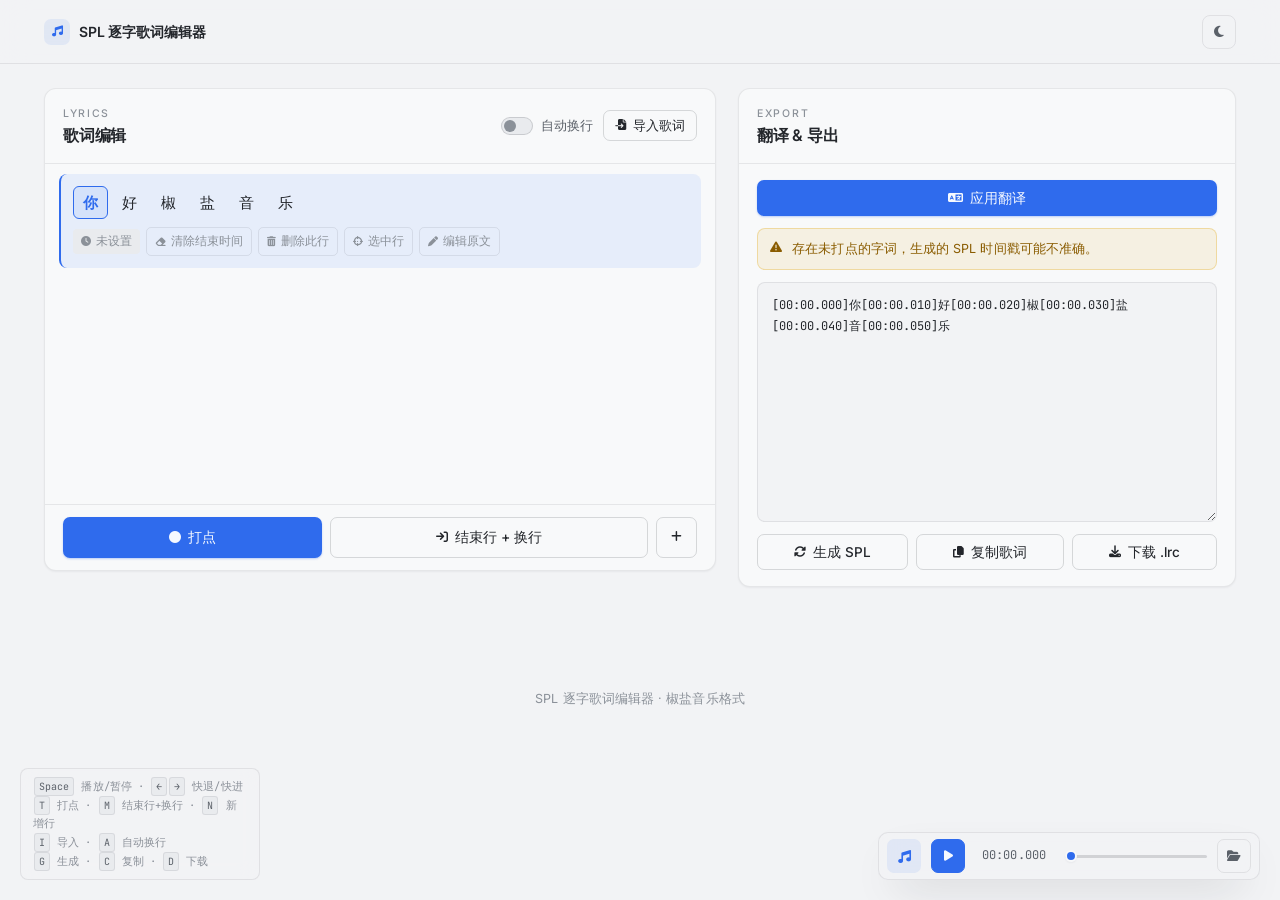
<file: spleditor/index.html>
<!DOCTYPE html>
<html lang="zh-CN">
<head>
<meta charset="UTF-8" />
<meta name="viewport" content="width=device-width, initial-scale=1, viewport-fit=cover" />
<title>SPL 逐字歌词编辑器 · 椒盐音乐格式</title>
<meta name="description" content="面向椒盐音乐的逐字歌词编辑器，支持打点、翻译与 SPL 导出。" />
<script>
  (function () {
    try {
      var saved = localStorage.getItem('spl-theme');
      var prefersDark = window.matchMedia && window.matchMedia('(prefers-color-scheme: dark)').matches;
      if (saved === 'dark' || (!saved && prefersDark)) {
        document.documentElement.classList.add('dark');
      }
    } catch (e) {}
  })();
</script>
<link rel="preconnect" href="https://fonts.googleapis.com" />
<link rel="preconnect" href="https://fonts.gstatic.com" crossorigin />
<link href="https://fonts.googleapis.com/css2?family=Inter:wght@300;400;500;600&family=JetBrains+Mono:wght@400;500&display=swap" rel="stylesheet" />
<link rel="stylesheet" href="https://cdnjs.cloudflare.com/ajax/libs/font-awesome/6.4.0/css/all.min.css" />
<style>
  /* ============================================================
     1. 设计令牌
     ============================================================ */
  :root {
    --bg:          #f2f3f5;
    --surface:     #f8f9fa;
    --surface-2:   #e9ebee;

    --text:        #23262b;
    --text-2:      #5b6169;
    --text-3:      #8b9199;

    --line:        rgba(35, 38, 43, 0.09);
    --line-strong: rgba(35, 38, 43, 0.16);

    --accent:      #2f6bed;
    --accent-soft: rgba(47, 107, 237, 0.09);
    --accent-line: rgba(47, 107, 237, 0.35);

    --warn-bg:     rgba(224, 169, 24, 0.10);
    --warn-fg:     #8a5c00;
    --warn-line:   rgba(224, 169, 24, 0.32);

    --glass:       rgba(242, 243, 245, 0.78);

    --shadow-sm:   0 1px 2px rgba(23, 26, 31, 0.05);
    --shadow-md:   0 2px 10px rgba(23, 26, 31, 0.06), 0 1px 2px rgba(23, 26, 31, 0.04);
    --shadow-lg:   0 18px 44px -20px rgba(23, 26, 31, 0.42);

    --ease:        cubic-bezier(0.22, 1, 0.36, 1);
    color-scheme:  light;
  }

  html.dark {
    --bg:          #16181b;
    --surface:     #1c1f23;
    --surface-2:   #23262b;

    --text:        #e7e8ea;
    --text-2:      #a1a6ad;
    --text-3:      #737980;

    --line:        rgba(255, 255, 255, 0.08);
    --line-strong: rgba(255, 255, 255, 0.16);

    --accent:      #6d9bff;
    --accent-soft: rgba(109, 155, 255, 0.13);
    --accent-line: rgba(109, 155, 255, 0.42);

    --warn-bg:     rgba(230, 180, 55, 0.10);
    --warn-fg:     #d6a94c;
    --warn-line:   rgba(230, 180, 55, 0.28);

    --glass:       rgba(22, 24, 27, 0.78);

    --shadow-sm:   0 1px 2px rgba(0, 0, 0, 0.28);
    --shadow-md:   0 2px 12px rgba(0, 0, 0, 0.34);
    --shadow-lg:   0 18px 46px -20px rgba(0, 0, 0, 0.8);

    color-scheme:  dark;
  }

  /* ============================================================
     2. 基础
     ============================================================ */
  *, *::before, *::after {
    box-sizing: border-box;
    -webkit-tap-highlight-color: transparent;
  }

  html {
    scroll-behavior: smooth;
    -webkit-text-size-adjust: 100%;
  }

  body {
    min-height: 100vh;
    margin: 0;
    background: var(--bg);
    color: var(--text);
    font-family: 'Inter', -apple-system, BlinkMacSystemFont, 'Segoe UI',
                 'PingFang SC', 'Hiragino Sans GB', 'Microsoft YaHei', sans-serif;
    font-size: 15px;
    line-height: 1.65;
    letter-spacing: 0.005em;
    -webkit-font-smoothing: antialiased;
    -moz-osx-font-smoothing: grayscale;
    transition: background-color 0.35s ease, color 0.35s ease;
  }

  body.modal-open { overflow: hidden; }

  h1, h2, h3, p, ul, li { margin: 0; padding: 0; }
  ul { list-style: none; }
  a { color: inherit; text-decoration: none; }
  img { display: block; max-width: 100%; }
  button { font: inherit; color: inherit; cursor: pointer; }
  input, textarea { font: inherit; }

  ::selection { background: var(--accent-soft); color: var(--text); }

  .container {
    width: 100%;
    max-width: 1240px;
    margin: 0 auto;
    padding: 0 24px;
  }

  /* ============================================================
     3. 顶栏
     ============================================================ */
  .site-header {
    position: fixed;
    top: 0; left: 0; right: 0;
    z-index: 60;
    height: 64px;
    display: flex;
    align-items: center;
    background: var(--glass);
    -webkit-backdrop-filter: saturate(170%) blur(14px);
    backdrop-filter: saturate(170%) blur(14px);
    border-bottom: 1px solid var(--line);
    transition: background-color 0.35s ease, border-color 0.35s ease;
  }

  .header-inner {
    display: flex;
    align-items: center;
    gap: 12px;
    width: 100%;
  }

  .brand {
    display: inline-flex;
    align-items: center;
    gap: 9px;
    margin-right: auto;
    font-size: 14px;
    font-weight: 600;
    letter-spacing: -0.01em;
    white-space: nowrap;
  }
  .brand i {
    display: inline-flex;
    align-items: center;
    justify-content: center;
    width: 26px; height: 26px;
    border-radius: 7px;
    background: var(--accent-soft);
    color: var(--accent);
    font-size: 11px;
  }

  .icon-btn {
    width: 34px; height: 34px;
    display: inline-flex;
    align-items: center;
    justify-content: center;
    padding: 0;
    border: 1px solid var(--line);
    border-radius: 8px;
    background: transparent;
    color: var(--text-2);
    font-size: 13px;
    flex-shrink: 0;
    transition: color 0.2s ease, background-color 0.2s ease, border-color 0.2s ease;
  }
  .icon-btn:hover {
    color: var(--text);
    background: var(--surface-2);
    border-color: var(--line-strong);
  }

  /* ============================================================
     4. 主布局
     ============================================================ */
  main {
    padding-top: 64px;
    padding-bottom: 80px;
  }

  .editor-grid {
    display: grid;
    grid-template-columns: minmax(0, 1.35fr) minmax(0, 1fr);
    gap: 22px;
    align-items: start;
    padding-top: 24px;
  }

  .panel {
    display: flex;
    flex-direction: column;
    background: var(--surface);
    border: 1px solid var(--line);
    border-radius: 12px;
    box-shadow: var(--shadow-sm);
    transition: background-color 0.35s ease, border-color 0.35s ease;
  }

  .panel-head {
    display: flex;
    align-items: center;
    gap: 12px;
    flex-wrap: wrap;
    padding: 16px 18px;
    border-bottom: 1px solid var(--line);
  }

  .panel-head-text {
    display: flex;
    flex-direction: column;
    gap: 2px;
    margin-right: auto;
    min-width: 0;
  }
  .eyebrow {
    display: block;
    font-size: 10.5px;
    font-weight: 500;
    letter-spacing: 0.16em;
    text-transform: uppercase;
    color: var(--text-3);
  }
  .panel-title {
    font-size: 1rem;
    font-weight: 600;
    letter-spacing: -0.015em;
    line-height: 1.4;
  }

  .panel-actions {
    display: flex;
    align-items: center;
    gap: 10px;
    flex-wrap: wrap;
  }

  .panel-body {
    padding: 16px 18px;
    display: flex;
    flex-direction: column;
    gap: 12px;
  }

  /* ============================================================
     5. 按钮
     ============================================================ */
  .btn {
    display: inline-flex;
    align-items: center;
    justify-content: center;
    gap: 7px;
    padding: 9px 14px;
    font-size: 13.5px;
    font-weight: 500;
    line-height: 1.2;
    border: 1px solid transparent;
    border-radius: 7px;
    background: transparent;
    white-space: nowrap;
    transition: background-color 0.18s ease, border-color 0.18s ease,
                color 0.18s ease, box-shadow 0.18s ease, filter 0.18s ease;
  }
  .btn i { font-size: 12px; }

  .btn-primary {
    background: var(--accent);
    color: #f6f9ff;
    box-shadow: 0 1px 2px rgba(47, 107, 237, 0.3);
  }
  .btn-primary:hover {
    filter: brightness(1.07);
    box-shadow: 0 6px 16px -8px rgba(47, 107, 237, 0.6);
  }

  .btn-ghost {
    color: var(--text);
    border-color: var(--line-strong);
    background: transparent;
  }
  .btn-ghost:hover {
    background: var(--surface-2);
    border-color: var(--text-3);
  }

  .btn-sm { padding: 7px 11px; font-size: 12.5px; }
  .btn-sm i { font-size: 11px; }

  .btn-block { width: 100%; }

  /* ============================================================
     6. 开关
     ============================================================ */
  .switch {
    display: inline-flex;
    align-items: center;
    gap: 8px;
    cursor: pointer;
    user-select: none;
  }
  .switch input {
    position: absolute;
    width: 0; height: 0;
    opacity: 0;
  }
  .switch .track {
    position: relative;
    width: 32px; height: 18px;
    flex-shrink: 0;
    border-radius: 999px;
    background: var(--surface-2);
    border: 1px solid var(--line-strong);
    transition: background-color 0.22s ease, border-color 0.22s ease;
  }
  .switch .thumb {
    position: absolute;
    top: 2px; left: 2px;
    width: 12px; height: 12px;
    border-radius: 50%;
    background: var(--text-3);
    transition: transform 0.22s var(--ease), background-color 0.22s ease;
  }
  .switch input:checked + .track {
    background: var(--accent-soft);
    border-color: var(--accent);
  }
  .switch input:checked + .track .thumb {
    transform: translateX(14px);
    background: var(--accent);
  }
  .switch-label {
    font-size: 12.5px;
    color: var(--text-2);
    white-space: nowrap;
  }

  /* ============================================================
     7. 歌词编辑区
     ============================================================ */
  .lyrics-container {
    padding: 10px 14px 16px;
    max-height: calc(100vh - 280px);
    min-height: 340px;
    overflow-y: auto;
    scroll-behavior: smooth;
  }

  .lyric-line {
    padding: 12px;
    margin-bottom: 6px;
    border-radius: 8px;
    border-left: 2px solid transparent;
    scroll-margin: 20vh 0;
    transition: background-color 0.18s ease, border-color 0.18s ease;
  }
  .lyric-line:hover { background: var(--surface-2); }
  .lyric-line.current-line {
    background: var(--accent-soft);
    border-left-color: var(--accent);
  }

  .token-list {
    display: flex;
    flex-wrap: wrap;
    gap: 4px;
    line-height: 1.4;
    min-height: 32px;
  }

  .token {
    display: inline-flex;
    align-items: center;
    padding: 5px 9px;
    font-size: 15px;
    font-weight: 500;
    border-radius: 6px;
    border: 1px solid transparent;
    background: transparent;
    color: var(--text);
    cursor: pointer;
    min-height: 32px;
    transition: background-color 0.15s ease, border-color 0.15s ease, color 0.15s ease;
    word-break: keep-all;
  }
  .token:hover { background: var(--surface-2); border-color: var(--line); }
  .lyric-line.current-line .token:hover { background: rgba(255, 255, 255, 0.5); }
  .dark .lyric-line.current-line .token:hover { background: rgba(255, 255, 255, 0.05); }

  .token.timed {
    background: var(--surface-2);
    color: var(--text-2);
  }
  .token.timed:hover { color: var(--text); }

  .token.active {
    background: var(--accent-soft) !important;
    border-color: var(--accent) !important;
    color: var(--accent) !important;
    font-weight: 600;
  }

  .line-actions {
    display: flex;
    flex-wrap: wrap;
    align-items: center;
    gap: 6px;
    margin-top: 8px;
  }

  .line-end-time {
    display: inline-flex;
    align-items: center;
    gap: 5px;
    padding: 3px 8px;
    font-size: 11.5px;
    color: var(--text-3);
    font-family: 'JetBrains Mono', 'SF Mono', Monaco, Consolas, monospace;
    background: var(--surface-2);
    border-radius: 4px;
  }
  .line-end-time i { font-size: 10px; }
  .line-end-time.set {
    color: var(--accent);
    background: var(--accent-soft);
  }

  .line-btn {
    display: inline-flex;
    align-items: center;
    gap: 5px;
    padding: 4px 8px;
    font-size: 11.5px;
    color: var(--text-3);
    background: transparent;
    border: 1px solid var(--line);
    border-radius: 5px;
    transition: color 0.18s ease, background-color 0.18s ease, border-color 0.18s ease;
  }
  .line-btn:hover {
    color: var(--text);
    background: var(--surface-2);
    border-color: var(--line-strong);
  }
  .line-btn i { font-size: 10px; }

  /* 底部工具栏 */
  .bottom-toolbar {
    display: flex;
    gap: 8px;
    padding: 12px 18px;
    border-top: 1px solid var(--line);
    flex-wrap: wrap;
  }
  .bottom-toolbar .btn { flex: 1 1 auto; min-width: 90px; padding: 11px 16px; font-size: 14px; }
  .bottom-toolbar .btn-icon-only { flex: 0 0 auto; min-width: 0; padding: 11px 14px; }

  /* ============================================================
     8. 翻译与导出面板
     ============================================================ */
  .warning-banner {
    display: none;
    align-items: flex-start;
    gap: 10px;
    padding: 10px 12px;
    font-size: 12.5px;
    line-height: 1.6;
    color: var(--warn-fg);
    background: var(--warn-bg);
    border: 1px solid var(--warn-line);
    border-radius: 8px;
  }
  .warning-banner i { font-size: 12px; margin-top: 2px; }

  .spl-preview {
    width: 100%;
    min-height: 240px;
    padding: 12px 14px;
    font-family: 'JetBrains Mono', 'SF Mono', Monaco, Consolas, monospace;
    font-size: 12px;
    line-height: 1.75;
    color: var(--text);
    background: var(--bg);
    border: 1px solid var(--line);
    border-radius: 8px;
    resize: vertical;
    transition: border-color 0.2s ease, background-color 0.35s ease;
  }
  .spl-preview:focus { outline: none; border-color: var(--accent); }
  .spl-preview::placeholder { color: var(--text-3); }

  .export-actions {
    display: flex;
    flex-wrap: wrap;
    gap: 8px;
  }
  .export-actions .btn { flex: 1 1 auto; }

  /* ============================================================
     9. 音频浮动面板
     ============================================================ */
  .audio-floater {
    position: fixed;
    right: 20px;
    bottom: 20px;
    z-index: 100;
    display: flex;
    align-items: center;
    gap: 10px;
    padding: 6px 8px;
    background: var(--glass);
    -webkit-backdrop-filter: saturate(170%) blur(14px);
    backdrop-filter: saturate(170%) blur(14px);
    border: 1px solid var(--line);
    border-radius: 10px;
    box-shadow: var(--shadow-lg);
    transition: padding 0.22s ease, width 0.22s ease, border-radius 0.22s ease;
  }

  .audio-floater.collapsed {
    padding: 6px;
  }
  .audio-floater.collapsed .audio-body { display: none; }

  .audio-toggle {
    width: 34px; height: 34px;
    display: inline-flex;
    align-items: center;
    justify-content: center;
    flex-shrink: 0;
    border: none;
    border-radius: 7px;
    background: var(--accent-soft);
    color: var(--accent);
    font-size: 13px;
    transition: background-color 0.18s ease;
  }
  .audio-toggle:hover { background: rgba(47, 107, 237, 0.18); }
  .dark .audio-toggle:hover { background: rgba(109, 155, 255, 0.22); }

  .audio-body {
    display: flex;
    align-items: center;
    gap: 8px;
    min-width: 320px;
  }

  .audio-btn {
    width: 34px; height: 34px;
    display: inline-flex;
    align-items: center;
    justify-content: center;
    flex-shrink: 0;
    border: 1px solid var(--line);
    border-radius: 7px;
    background: transparent;
    color: var(--text-2);
    font-size: 12px;
    transition: color 0.18s ease, background-color 0.18s ease, border-color 0.18s ease;
  }
  .audio-btn:hover {
    color: var(--text);
    background: var(--surface-2);
    border-color: var(--line-strong);
  }
  .audio-btn.primary {
    background: var(--accent);
    border-color: var(--accent);
    color: #f6f9ff;
  }
  .audio-btn.primary:hover { filter: brightness(1.07); }

  .audio-time {
    font-family: 'JetBrains Mono', 'SF Mono', Monaco, Consolas, monospace;
    font-size: 12px;
    color: var(--text-2);
    padding: 0 4px;
    font-variant-numeric: tabular-nums;
    min-width: 82px;
    text-align: center;
    white-space: nowrap;
  }

  .audio-progress {
    flex: 1;
    min-width: 80px;
    height: 3px;
    -webkit-appearance: none;
    appearance: none;
    background: var(--line-strong);
    border-radius: 2px;
    outline: none;
    cursor: pointer;
  }
  .audio-progress::-webkit-slider-thumb {
    -webkit-appearance: none;
    width: 12px; height: 12px;
    border-radius: 50%;
    background: var(--accent);
    border: 2px solid var(--surface);
    cursor: pointer;
    box-shadow: var(--shadow-sm);
  }
  .audio-progress::-moz-range-thumb {
    width: 12px; height: 12px;
    border-radius: 50%;
    background: var(--accent);
    border: 2px solid var(--surface);
    cursor: pointer;
  }

  /* ============================================================
     10. Toast
     ============================================================ */
  .toast-container {
    position: fixed;
    top: 76px;
    left: 50%;
    transform: translateX(-50%);
    z-index: 1200;
    display: flex;
    flex-direction: column;
    align-items: center;
    gap: 8px;
    pointer-events: none;
    max-width: calc(100vw - 32px);
  }

  .toast-item {
    padding: 9px 16px;
    font-size: 13px;
    line-height: 1.5;
    color: #eceef1;
    background: #2b2e33;
    border-radius: 8px;
    box-shadow: 0 14px 32px -16px rgba(0, 0, 0, 0.7);
    pointer-events: auto;
    max-width: 420px;
    word-break: break-word;
    animation: toastIn 0.24s var(--ease);
  }
  .toast-item.hide { animation: toastOut 0.2s ease-in forwards; }

  @keyframes toastIn {
    from { opacity: 0; transform: translateY(-8px); }
    to   { opacity: 1; transform: none; }
  }
  @keyframes toastOut {
    from { opacity: 1; transform: none; }
    to   { opacity: 0; transform: translateY(-8px); }
  }

  /* ============================================================
     11. 快捷键提示
     ============================================================ */
  .shortcuts-hint {
    position: fixed;
    left: 20px;
    bottom: 20px;
    z-index: 50;
    padding: 8px 12px;
    font-family: 'JetBrains Mono', 'SF Mono', Monaco, Consolas, monospace;
    font-size: 10.5px;
    line-height: 1.7;
    color: var(--text-3);
    background: var(--glass);
    -webkit-backdrop-filter: blur(10px);
    backdrop-filter: blur(10px);
    border: 1px solid var(--line);
    border-radius: 8px;
    pointer-events: none;
    max-width: 240px;
    transition: background-color 0.35s ease;
  }
  .shortcuts-hint kbd {
    display: inline-block;
    padding: 0 4px;
    margin: 0 1px;
    font-family: inherit;
    font-size: 10px;
    color: var(--text-2);
    background: var(--surface-2);
    border: 1px solid var(--line);
    border-radius: 3px;
  }

  /* ============================================================
     12. 模态框
     ============================================================ */
  .modal-mask {
    position: fixed;
    inset: 0;
    z-index: 200;
    display: flex;
    align-items: center;
    justify-content: center;
    padding: 20px;
    background: rgba(20, 22, 26, 0.42);
    -webkit-backdrop-filter: blur(3px);
    backdrop-filter: blur(3px);
    opacity: 0;
    visibility: hidden;
    transition: opacity 0.22s ease, visibility 0.22s;
  }
  .modal-mask.active { opacity: 1; visibility: visible; }

  .modal-card {
    width: 100%;
    max-width: 560px;
    max-height: 88vh;
    display: flex;
    flex-direction: column;
    padding: 22px 24px;
    background: var(--surface);
    border: 1px solid var(--line);
    border-radius: 14px;
    box-shadow: var(--shadow-lg);
    transform: translateY(10px) scale(0.985);
    transition: transform 0.26s var(--ease), background-color 0.35s ease;
  }
  .modal-mask.active .modal-card { transform: none; }

  .modal-card.modal-wide { max-width: 820px; }

  .modal-head {
    display: flex;
    align-items: center;
    justify-content: space-between;
    gap: 14px;
    margin-bottom: 16px;
  }
  .modal-title {
    display: flex;
    align-items: center;
    gap: 9px;
    font-size: 15px;
    font-weight: 600;
    letter-spacing: -0.01em;
  }
  .modal-title i {
    display: inline-flex;
    align-items: center;
    justify-content: center;
    width: 28px; height: 28px;
    border-radius: 7px;
    background: var(--accent-soft);
    color: var(--accent);
    font-size: 12px;
  }

  .modal-input {
    width: 100%;
    padding: 11px 13px;
    font-size: 14px;
    line-height: 1.7;
    color: var(--text);
    background: var(--bg);
    border: 1px solid var(--line);
    border-radius: 8px;
    resize: vertical;
    min-height: 90px;
    transition: border-color 0.2s ease, box-shadow 0.2s ease, background-color 0.35s ease;
  }
  .modal-input:focus {
    outline: none;
    border-color: var(--accent);
    box-shadow: 0 0 0 3px var(--accent-soft);
  }

  .modal-actions {
    display: flex;
    justify-content: flex-end;
    gap: 8px;
    margin-top: 18px;
    flex-shrink: 0;
  }

  /* 翻译弹窗 */
  .translation-body {
    display: grid;
    grid-template-columns: 1fr 1fr;
    gap: 14px;
    flex: 1;
    min-height: 320px;
    max-height: 60vh;
    overflow: hidden;
    margin-bottom: 4px;
  }

  .translation-col {
    display: flex;
    flex-direction: column;
    min-width: 0;
    min-height: 0;
  }

  .translation-label {
    display: flex;
    align-items: center;
    gap: 6px;
    margin-bottom: 6px;
    font-size: 11.5px;
    font-weight: 500;
    color: var(--text-3);
    text-transform: uppercase;
    letter-spacing: 0.08em;
  }
  .translation-label i { font-size: 10px; }

  .translation-scroll {
    flex: 1;
    min-height: 0;
    overflow-y: auto;
    overflow-x: hidden;
    padding: 4px 8px;
    background: var(--bg);
    border: 1px solid var(--line);
    border-radius: 8px;
  }

  #translationLyricsList .lyric-line-item {
    height: 30px;
    line-height: 30px;
    padding: 0 4px;
    font-size: 13px;
    color: var(--text);
    border-bottom: 1px dashed var(--line);
    white-space: nowrap;
    overflow-x: auto;
    overflow-y: hidden;
    scrollbar-width: thin;
  }
  #translationLyricsList .lyric-line-item:last-child { border-bottom: none; }
  #translationLyricsList .lyric-line-item::-webkit-scrollbar { height: 3px; }
  #translationLyricsList .lyric-line-item::-webkit-scrollbar-thumb {
    background: var(--line-strong);
    border-radius: 3px;
  }

  .translation-input-row {
    height: 30px;
    display: flex;
    align-items: center;
    border-bottom: 1px solid var(--line);
  }
  .translation-input-row:last-child { border-bottom: none; }
  .translation-input-row input {
    width: 100%;
    height: 100%;
    padding: 0 4px;
    font-size: 13px;
    color: var(--text);
    background: transparent;
    border: none;
    outline: none;
    white-space: nowrap;
    overflow-x: auto;
  }
  .translation-input-row input:focus {
    background: var(--accent-soft);
    border-radius: 4px;
  }
  .translation-input-row input::placeholder { color: var(--text-3); }

  /* ============================================================
     13. 页脚
     ============================================================ */
  .site-footer {
    padding: 22px 0 32px;
    text-align: center;
    font-size: 12.5px;
    color: var(--text-3);
  }

  /* ============================================================
     14. 响应式
     ============================================================ */
  @media (max-width: 960px) {
    .editor-grid { grid-template-columns: minmax(0, 1fr); }
    .lyrics-container { max-height: 52vh; }
    .shortcuts-hint { display: none; }
  }

  @media (max-width: 640px) {
    .container { padding: 0 16px; }
    main { padding-bottom: 110px; }
    .editor-grid { gap: 16px; padding-top: 16px; }

    .panel-head { padding: 12px 14px; }
    .panel-title { font-size: 0.95rem; }
    .panel-body { padding: 12px 14px; }

    .lyrics-container { padding: 6px 10px 12px; max-height: 48vh; min-height: 260px; }
    .lyric-line { padding: 10px; margin-bottom: 2px; }
    .token { padding: 4px 7px; font-size: 14px; min-height: 28px; }
    .token-list { gap: 3px; min-height: 28px; }

    .line-actions { gap: 4px; margin-top: 6px; }
    .line-btn { padding: 3px 6px; font-size: 11px; }

    .bottom-toolbar { padding: 10px 14px; gap: 6px; }
    .bottom-toolbar .btn { padding: 10px 12px; font-size: 13px; min-width: 0; }

    .audio-floater {
      left: 12px;
      right: 12px;
      bottom: 12px;
      padding: 6px 8px;
    }
    .audio-floater.collapsed {
      left: auto;
      right: 12px;
      width: auto;
    }
    .audio-body {
      flex: 1;
      min-width: 0;
    }
    .audio-time { min-width: 72px; font-size: 11px; }

    .toast-container { top: 72px; }
    .toast-item { font-size: 12.5px; padding: 8px 14px; }

    .modal-mask { padding: 12px; align-items: flex-end; }
    .modal-card { padding: 18px 18px; max-height: 92vh; border-radius: 12px; }

    .translation-body { grid-template-columns: 1fr; gap: 10px; max-height: 65vh; }
    .translation-scroll { max-height: 22vh; }

    .spl-preview { min-height: 180px; font-size: 11.5px; }
  }

  @media (max-width: 380px) {
    .token { font-size: 13px; padding: 4px 6px; }
    .btn-sm { padding: 6px 9px; font-size: 12px; }
    .switch-label { font-size: 11.5px; }
  }

  /* ============================================================
     15. 动效偏好
     ============================================================ */
  @media (prefers-reduced-motion: reduce) {
    html { scroll-behavior: auto; }
    *, *::before, *::after {
      animation-duration: 0.001ms !important;
      animation-iteration-count: 1 !important;
      transition-duration: 0.001ms !important;
    }
  }
</style>
</head>
<body>

<!-- ============================================================
     顶栏
     ============================================================ -->
<header class="site-header">
  <div class="container header-inner">
    <a class="brand" href="#!">
      <i class="fas fa-music"></i>
      <span>SPL 逐字歌词编辑器</span>
    </a>
    <button class="icon-btn" id="themeToggle" type="button" aria-label="切换主题">
      <i class="fas fa-moon"></i>
    </button>
  </div>
</header>

<!-- ============================================================
     主体
     ============================================================ -->
<main>
  <div class="container">
    <div class="editor-grid">

      <!-- 左：歌词编辑 -->
      <section class="panel">
        <header class="panel-head">
          <div class="panel-head-text">
            <span class="eyebrow">Lyrics</span>
            <h1 class="panel-title">歌词编辑</h1>
          </div>
          <div class="panel-actions">
            <label class="switch">
              <input type="checkbox" id="autoLineBreakCheckbox" />
              <span class="track"><span class="thumb"></span></span>
              <span class="switch-label">自动换行</span>
            </label>
            <button class="btn btn-ghost btn-sm" id="importLyricsBtn" type="button">
              <i class="fas fa-file-import"></i>导入歌词
            </button>
          </div>
        </header>

        <div class="lyrics-container" id="lyricsContainer"></div>

        <div class="bottom-toolbar">
          <button class="btn btn-primary" id="bottomMarkBtn" type="button">
            <i class="fas fa-circle"></i>打点
          </button>
          <button class="btn btn-ghost" id="bottomEndBreakBtn" type="button">
            <i class="fas fa-arrow-right-to-bracket"></i>结束行 + 换行
          </button>
          <button class="btn btn-ghost btn-icon-only" id="addLineBtn" type="button" title="新建一行 (N)">
            <i class="fas fa-plus"></i>
          </button>
        </div>
      </section>

      <!-- 右：翻译与导出 -->
      <section class="panel">
        <header class="panel-head">
          <div class="panel-head-text">
            <span class="eyebrow">Export</span>
            <h1 class="panel-title">翻译 &amp; 导出</h1>
          </div>
        </header>

        <div class="panel-body">
          <button class="btn btn-primary btn-block" id="openTranslationModalBtn" type="button">
            <i class="fas fa-language"></i>应用翻译
          </button>

          <div class="warning-banner" id="warningBanner">
            <i class="fas fa-triangle-exclamation"></i>
            <span>存在未打点的字词，生成的 SPL 时间戳可能不准确。</span>
          </div>

          <textarea id="splPreview" class="spl-preview" rows="8" readonly
                    placeholder="SPL 格式预览将显示在这里…"></textarea>

          <div class="export-actions">
            <button class="btn btn-ghost" id="generatePreviewBtn" type="button">
              <i class="fas fa-rotate"></i>生成 SPL
            </button>
            <button class="btn btn-ghost" id="copyLrcBtn" type="button">
              <i class="fas fa-copy"></i>复制歌词
            </button>
            <button class="btn btn-ghost" id="downloadLrcBtn" type="button">
              <i class="fas fa-download"></i>下载 .lrc
            </button>
          </div>
        </div>
      </section>

    </div>
  </div>
</main>

<!-- ============================================================
     音频浮动面板
     ============================================================ -->
<div class="audio-floater" id="audioFloater">
  <button class="audio-toggle" id="audioToggleBtn" type="button" aria-label="折叠/展开音频控制">
    <i class="fas fa-music"></i>
  </button>
  <div class="audio-body">
    <button class="audio-btn primary" id="playPauseBtn" type="button" aria-label="播放/暂停">
      <i class="fas fa-play"></i>
    </button>
    <span class="audio-time" id="timeDisplay">00:00.000</span>
    <input type="range" id="progressBar" class="audio-progress" value="0" step="0.01" aria-label="播放进度" />
    <button class="audio-btn" id="selectAudioBtn" type="button" aria-label="选择音频文件" title="选择音频文件">
      <i class="fas fa-folder-open"></i>
    </button>
  </div>
</div>
<input type="file" id="audioFileInput" accept="audio/*" style="display:none" />

<!-- ============================================================
     Toast
     ============================================================ -->
<div class="toast-container" id="toastContainer"></div>

<!-- ============================================================
     快捷键提示
     ============================================================ -->
<div class="shortcuts-hint">
  <div><kbd>Space</kbd> 播放/暂停 · <kbd>←</kbd><kbd>→</kbd> 快退/快进</div>
  <div><kbd>T</kbd> 打点 · <kbd>M</kbd> 结束行+换行 · <kbd>N</kbd> 新增行</div>
  <div><kbd>I</kbd> 导入 · <kbd>A</kbd> 自动换行</div>
  <div><kbd>G</kbd> 生成 · <kbd>C</kbd> 复制 · <kbd>D</kbd> 下载</div>
</div>

<!-- ============================================================
     编辑 / 导入歌词模态框
     ============================================================ -->
<div class="modal-mask" id="customModal">
  <div class="modal-card">
    <div class="modal-head">
      <div class="modal-title" id="modalTitle">
        <i class="fas fa-pen"></i>编辑歌词原文
      </div>
      <button class="icon-btn" type="button" data-close="customModal" aria-label="关闭">
        <i class="fas fa-xmark"></i>
      </button>
    </div>
    <textarea id="modalInput" class="modal-input" rows="5" placeholder="输入歌词内容…"></textarea>
    <div class="modal-actions">
      <button class="btn btn-ghost btn-sm" id="modalCancelBtn" type="button">取消</button>
      <button class="btn btn-primary btn-sm" id="modalConfirmBtn" type="button">
        <i class="fas fa-check"></i>确认
      </button>
    </div>
  </div>
</div>

<!-- ============================================================
     翻译模态框
     ============================================================ -->
<div class="modal-mask" id="translationModal">
  <div class="modal-card modal-wide">
    <div class="modal-head">
      <div class="modal-title">
        <i class="fas fa-language"></i>翻译应用
      </div>
      <button class="icon-btn" type="button" data-close="translationModal" aria-label="关闭">
        <i class="fas fa-xmark"></i>
      </button>
    </div>

    <div class="translation-body">
      <div class="translation-col">
        <div class="translation-label">
          <i class="fas fa-file-lines"></i>歌词原文
        </div>
        <div id="translationLyricsList" class="translation-scroll"></div>
      </div>
      <div class="translation-col">
        <div class="translation-label">
          <i class="fas fa-pen"></i>翻译（每行一句）
        </div>
        <div id="translationInputContainer" class="translation-scroll"></div>
      </div>
    </div>

    <div class="modal-actions">
      <button class="btn btn-ghost btn-sm" id="translationCancelBtn" type="button">取消</button>
      <button class="btn btn-primary btn-sm" id="translationConfirmBtn" type="button">
        <i class="fas fa-check"></i>确认应用
      </button>
    </div>
  </div>
</div>

<footer class="site-footer">
  <div class="container">SPL 逐字歌词编辑器 · 椒盐音乐格式</div>
</footer>

<script>
(function () {
  'use strict';

  /* ============================================================
     工具函数
     ============================================================ */
  function pad(n, len) {
    return String(n).padStart(len, '0');
  }

  function formatTime(ms) {
    var totalMs = Math.floor(ms);
    if (isNaN(totalMs) || totalMs < 0) totalMs = 0;
    var totalSeconds = Math.floor(totalMs / 1000);
    var minutes = Math.floor(totalSeconds / 60);
    var seconds = totalSeconds % 60;
    var milliseconds = totalMs % 1000;
    return pad(minutes, 2) + ':' + pad(seconds, 2) + '.' + pad(milliseconds, 3);
  }

  /* 分词（标点附着于前一个字词） */
  function tokenizeText(text) {
    if (!text) return [];
    var tokens = [];
    var i = 0;
    var len = text.length;

    function isWhitespace(ch) {
      return ch === ' ' || ch === '\t' || ch === '\u00A0';
    }

    while (i < len) {
      var ch = text[i];

      if (isWhitespace(ch)) {
        var spaceStr = '';
        while (i < len && isWhitespace(text[i])) {
          spaceStr += text[i];
          i++;
        }
        if (tokens.length > 0) {
          tokens[tokens.length - 1] += spaceStr;
        }
        continue;
      }

      /* 中文 */
      if (/[\u4e00-\u9fff]/.test(ch)) {
        tokens.push(ch);
        i++;
        continue;
      }

      /* 英文 / 数字 */
      if (/[a-zA-Z0-9]/.test(ch)) {
        var j = i;
        while (j < len && /[a-zA-Z0-9\-']/.test(text[j])) {
          j++;
        }
        tokens.push(text.substring(i, j));
        i = j;
        continue;
      }

      /* 标点：附着于前一个字词 */
      var punct = '';
      while (i < len &&
             !isWhitespace(text[i]) &&
             !/[a-zA-Z0-9]/.test(text[i]) &&
             !/[\u4e00-\u9fff]/.test(text[i])) {
        punct += text[i];
        i++;
      }
      if (tokens.length > 0) {
        tokens[tokens.length - 1] += punct;
      }
    }

    return tokens;
  }

  /* ============================================================
     全局状态
     ============================================================ */
  var audioElement = null;
  var currentAudioName = 'lyrics';
  var lyricsLines = [];
  var activeLineIdx = 0;
  var activeTokenIdx = -1;
  var autoLineBreak = false;

  var centerBox = null;

  /* ============================================================
     主题
     ============================================================ */
  var themeToggle = document.getElementById('themeToggle');
  var themeIcon = themeToggle ? themeToggle.querySelector('i') : null;

  function syncThemeIcon() {
    if (!themeIcon) return;
    themeIcon.className = document.documentElement.classList.contains('dark')
      ? 'fas fa-sun' : 'fas fa-moon';
  }
  syncThemeIcon();

  if (themeToggle) {
    themeToggle.addEventListener('click', function () {
      document.documentElement.classList.toggle('dark');
      try {
        localStorage.setItem('spl-theme',
          document.documentElement.classList.contains('dark') ? 'dark' : 'light');
      } catch (e) {}
      syncThemeIcon();
    });
  }

  /* ============================================================
     Toast
     ============================================================ */
  function showToast(message, duration) {
    var container = document.getElementById('toastContainer');
    if (!container) return;
    duration = typeof duration === 'number' ? duration : 2000;

    while (container.children.length >= 4) {
      container.removeChild(container.lastChild);
    }

    var toast = document.createElement('div');
    toast.className = 'toast-item';
    toast.textContent = message;
    container.prepend(toast);

    setTimeout(function () {
      toast.classList.add('hide');
      toast.addEventListener('animationend', function () {
        if (toast.parentNode) toast.parentNode.removeChild(toast);
      }, { once: true });
    }, duration);
  }

  /* ============================================================
     辅助逻辑
     ============================================================ */
  function getGlobalTokenIndex(lineIdx, tokenIdx) {
    var idx = 0;
    for (var i = 0; i < lineIdx; i++) idx += lyricsLines[i].tokens.length;
    idx += tokenIdx;
    return idx;
  }

  function resetTimesFromToken(lineIdx, tokenIdx) {
    var resetCount = 0;
    for (var i = 0; i < lyricsLines.length; i++) {
      if (i < lineIdx) continue;
      var line = lyricsLines[i];
      var startToken = (i === lineIdx) ? tokenIdx + 1 : 0;
      for (var j = startToken; j < line.tokens.length; j++) {
        if (line.tokens[j].startTime !== null) {
          line.tokens[j].startTime = null;
          resetCount++;
        }
      }
    }
    if (resetCount > 0) {
      showToast('已重置后面 ' + resetCount + ' 个字词的时间戳', 1500);
    }
    updatePreview();
  }

  function seekToTokenStartMinus3Seconds(tokenStartMs) {
    if (!audioElement) {
      showToast('请先加载音频文件', 1000);
      return false;
    }
    if (tokenStartMs === null || tokenStartMs === undefined) return false;
    var seekSeconds = Math.max(0, (tokenStartMs - 3000) / 1000);
    audioElement.currentTime = seekSeconds;
    showToast('已跳转到 ' + formatTime(tokenStartMs - 3000), 1200);
    return true;
  }

  function nextUnsetTokenInLine(lineIdx, startIdx) {
    startIdx = startIdx || 0;
    var tokens = lyricsLines[lineIdx].tokens;
    for (var i = startIdx; i < tokens.length; i++) {
      if (tokens[i].startTime === null) return i;
    }
    return -1;
  }

  function createNewLineAfter(lineIdx) {
    var newLineText = '新歌词';
    var newTokens = tokenizeText(newLineText).map(function (txt) {
      return { text: txt, startTime: null };
    });
    lyricsLines.splice(lineIdx + 1, 0, {
      originalText: newLineText,
      tokens: newTokens,
      lineEndTime: null,
      _translation: null
    });
    activeLineIdx = lineIdx + 1;
    activeTokenIdx = 0;
    renderLyrics();
    showToast('已新建歌词行', 1500);
  }

  function addNewLine() {
    var newText = '新歌词';
    var tokens = tokenizeText(newText).map(function (txt) {
      return { text: txt, startTime: null };
    });
    lyricsLines.push({
      originalText: newText,
      tokens: tokens,
      lineEndTime: null,
      _translation: null
    });
    activeLineIdx = lyricsLines.length - 1;
    activeTokenIdx = 0;
    renderLyrics();
    showToast('已添加新行', 1000);
    updatePreview();
  }

  function handleAutoLineBreakIfNeeded(lineIdx) {
    if (!autoLineBreak) return false;
    var line = lyricsLines[lineIdx];
    if (!line) return false;
    var allTimed = line.tokens.every(function (t) { return t.startTime !== null; });
    if (!allTimed) return false;

    if (lineIdx === lyricsLines.length - 1) {
      createNewLineAfter(lineIdx);
    } else {
      var nextLineIdx = lineIdx + 1;
      var nextTokenIdx = nextUnsetTokenInLine(nextLineIdx, 0);
      if (nextTokenIdx === -1) nextTokenIdx = 0;
      activeLineIdx = nextLineIdx;
      activeTokenIdx = nextTokenIdx;
      renderLyrics();
      showToast('自动换行至下一行', 1000);
    }
    return true;
  }

  function markCurrentTimeToActiveToken() {
    if (!audioElement) {
      showToast('请先加载音频文件', 1500);
      return false;
    }
    if (lyricsLines.length === 0) return false;

    if (activeTokenIdx === -1 || activeTokenIdx >= lyricsLines[activeLineIdx].tokens.length) {
      var firstUnset = nextUnsetTokenInLine(activeLineIdx, 0);
      if (firstUnset === -1) {
        showToast('当前行已全部打点', 1000);
        return false;
      }
      activeTokenIdx = firstUnset;
      renderLyrics();
    }

    var line = lyricsLines[activeLineIdx];
    if (!line || activeTokenIdx >= line.tokens.length) return false;

    var currentMs = Math.floor(audioElement.currentTime * 1000);
    line.tokens[activeTokenIdx].startTime = currentMs;
    showToast('已打点: ' + line.tokens[activeTokenIdx].text + ' @ ' + formatTime(currentMs), 1200);

    var nextIdx = nextUnsetTokenInLine(activeLineIdx, activeTokenIdx + 1);
    if (nextIdx !== -1) {
      activeTokenIdx = nextIdx;
      renderLyrics();
    } else {
      activeTokenIdx = -1;
      renderLyrics();
      if (autoLineBreak) {
        handleAutoLineBreakIfNeeded(activeLineIdx);
      } else {
        showToast('当前行已全部打点', 1000);
      }
    }
    updatePreview();
    return true;
  }

  function setCurrentLineEndTime() {
    if (!audioElement) {
      showToast('请先加载音频', 1000);
      return false;
    }
    if (lyricsLines.length === 0) return false;
    var ms = Math.floor(audioElement.currentTime * 1000);
    lyricsLines[activeLineIdx].lineEndTime = ms;
    renderLyrics();
    showToast('行结束时间设为 ' + formatTime(ms), 1200);
    updatePreview();
    return true;
  }

  function moveToNextLine() {
    if (lyricsLines.length === 0) return;
    var nextLine = activeLineIdx + 1;
    if (nextLine < lyricsLines.length) {
      var newTokenIdx = nextUnsetTokenInLine(nextLine, 0);
      if (newTokenIdx === -1) newTokenIdx = 0;
      activeLineIdx = nextLine;
      activeTokenIdx = newTokenIdx;
      renderLyrics();
      showToast('切换到下一行', 1000);
    } else {
      createNewLineAfter(activeLineIdx);
      showToast('已在末尾添加新行', 1000);
    }
  }

  function endLineAndMoveToNext() {
    if (!audioElement) {
      showToast('请先加载音频文件', 1000);
      return;
    }
    if (lyricsLines.length === 0) return;
    if (setCurrentLineEndTime()) moveToNextLine();
  }

  function clearLineEndTime(lineIdx) {
    if (lyricsLines[lineIdx]) {
      lyricsLines[lineIdx].lineEndTime = null;
      renderLyrics();
      showToast('已清除行结束时间', 1000);
      updatePreview();
    }
  }

  function deleteCurrentLine(lineIdx) {
    if (lyricsLines.length <= 1) {
      showToast('至少需要保留一行歌词', 1500);
      return;
    }
    lyricsLines.splice(lineIdx, 1);
    var newIdx = Math.min(activeLineIdx, lyricsLines.length - 1);
    if (newIdx < 0) newIdx = 0;
    activeLineIdx = newIdx;
    var firstUnset = nextUnsetTokenInLine(activeLineIdx, 0);
    activeTokenIdx = firstUnset !== -1 ? firstUnset : 0;
    renderLyrics();
    showToast('已删除行', 1000);
    updatePreview();
  }

  function selectLine(lineIdx) {
    activeLineIdx = lineIdx;
    var firstUnset = nextUnsetTokenInLine(lineIdx, 0);
    activeTokenIdx = firstUnset !== -1 ? firstUnset : 0;
    renderLyrics();
    showToast('已选中行 ' + (lineIdx + 1), 800);
  }

  /* ============================================================
     编辑行文本
     ============================================================ */
  function openEditModal(lineIdx) {
    var line = lyricsLines[lineIdx];
    var modal = document.getElementById('customModal');
    var modalInput = document.getElementById('modalInput');

    document.getElementById('modalTitle').innerHTML =
      '<i class="fas fa-pen"></i>编辑歌词原文';
    modalInput.value = line.originalText;
    modal.classList.add('active');
    document.body.classList.add('modal-open');
    setTimeout(function () { modalInput.focus(); }, 100);

    document.getElementById('modalConfirmBtn').onclick = function () {
      var newText = modalInput.value.trim() || '空';
      applyEditedText(line, newText);
      closeModal('customModal');
    };

    document.getElementById('modalCancelBtn').onclick = function () {
      closeModal('customModal');
    };
  }

  function applyEditedText(line, newText) {
    var newTokensRaw = tokenizeText(newText);
    var oldTokens = line.tokens;

    var newTokens = newTokensRaw.map(function (txt, idx) {
      var matchedTime = null;
      if (idx < oldTokens.length && oldTokens[idx].text === txt) {
        matchedTime = oldTokens[idx].startTime;
      } else {
        var found = oldTokens.find(function (ot) {
          if (ot.text === txt) return true;
          var otTrimmed = ot.text.replace(/\s+$/g, '');
          var txtTrimmed = txt.replace(/\s+$/g, '');
          if (otTrimmed === txtTrimmed) return true;
          if (txt.indexOf(ot.text) === 0 && txt.slice(ot.text.length).trim() === '') return true;
          return false;
        });
        if (found) matchedTime = found.startTime;
      }
      return { text: txt, startTime: matchedTime };
    });

    line.originalText = newText;
    line.tokens = newTokens;

    if (activeTokenIdx >= newTokens.length) {
      activeTokenIdx = Math.max(0, newTokens.length - 1);
    }

    renderLyrics();
    updatePreview();
    showToast('歌词已更新', 1000);
  }

  /* ============================================================
     导入歌词
     ============================================================ */
  function openImportModal() {
    var modal = document.getElementById('customModal');
    var modalInput = document.getElementById('modalInput');

    document.getElementById('modalTitle').innerHTML =
      '<i class="fas fa-file-import"></i>导入歌词（每行一句）';
    modalInput.value = lyricsLines.map(function (l) { return l.originalText; }).join('\n');
    modal.classList.add('active');
    document.body.classList.add('modal-open');
    setTimeout(function () { modalInput.focus(); }, 100);

    document.getElementById('modalConfirmBtn').onclick = function () {
      var rawText = modalInput.value;
      var linesArr = rawText.split(/\r?\n/).filter(function (l) { return l.trim().length > 0; });

      if (linesArr.length === 0) {
        showToast('至少输入一行歌词', 1000);
        closeModal('customModal');
        return;
      }

      var newLyrics = linesArr.map(function (lineText) {
        var tokens = tokenizeText(lineText).map(function (txt) {
          return { text: txt, startTime: null };
        });
        return {
          originalText: lineText,
          tokens: tokens,
          lineEndTime: null,
          _translation: null
        };
      });

      lyricsLines = newLyrics;
      activeLineIdx = 0;
      var firstUnset = nextUnsetTokenInLine(0, 0);
      activeTokenIdx = firstUnset !== -1 ? firstUnset : 0;

      renderLyrics();
      updatePreview();
      closeModal('customModal');
      showToast('导入成功，共 ' + lyricsLines.length + ' 行', 1500);
    };

    document.getElementById('modalCancelBtn').onclick = function () {
      closeModal('customModal');
    };
  }

  /* ============================================================
     模态框
     ============================================================ */
  function closeModal(id) {
    var modal = document.getElementById(id);
    if (!modal) return;
    modal.classList.remove('active');
    if (!document.querySelector('.modal-mask.active')) {
      document.body.classList.remove('modal-open');
    }
  }

  document.querySelectorAll('[data-close]').forEach(function (btn) {
    btn.addEventListener('click', function () {
      closeModal(btn.dataset.close);
    });
  });

  document.querySelectorAll('.modal-mask').forEach(function (mask) {
    mask.addEventListener('click', function (e) {
      if (e.target === mask) closeModal(mask.id);
    });
  });

  /* ============================================================
     翻译
     ============================================================ */
  function syncScrollLeftToRight() {
    var left = document.getElementById('translationLyricsList');
    var right = document.getElementById('translationInputContainer');
    right.scrollTop = left.scrollTop;
  }

  function syncScrollRightToLeft() {
    var left = document.getElementById('translationLyricsList');
    var right = document.getElementById('translationInputContainer');
    left.scrollTop = right.scrollTop;
  }

  function openTranslationModal() {
    var modal = document.getElementById('translationModal');
    var lyricsList = document.getElementById('translationLyricsList');
    var inputContainer = document.getElementById('translationInputContainer');

    lyricsList.innerHTML = '';
    inputContainer.innerHTML = '';

    lyricsLines.forEach(function (line, idx) {
      var div = document.createElement('div');
      div.className = 'lyric-line-item';
      div.textContent = (idx + 1) + '. ' + line.originalText;
      lyricsList.appendChild(div);
    });

    lyricsLines.forEach(function (line, idx) {
      var row = document.createElement('div');
      row.className = 'translation-input-row';
      var input = document.createElement('input');
      input.type = 'text';
      input.placeholder = '输入翻译…';
      input.value = line._translation ? line._translation.text : '';
      input.dataset.index = idx;
      row.appendChild(input);
      inputContainer.appendChild(row);
    });

    lyricsList.removeEventListener('scroll', syncScrollLeftToRight);
    inputContainer.removeEventListener('scroll', syncScrollRightToLeft);
    lyricsList.addEventListener('scroll', syncScrollLeftToRight);
    inputContainer.addEventListener('scroll', syncScrollRightToLeft);

    modal.classList.add('active');
    document.body.classList.add('modal-open');
  }

  function applyTranslationFromModal() {
    var inputs = document.querySelectorAll('#translationInputContainer input');
    inputs.forEach(function (input, idx) {
      var val = input.value.trim();
      if (val) {
        var firstToken = null;
        for (var i = 0; i < lyricsLines[idx].tokens.length; i++) {
          if (lyricsLines[idx].tokens[i].startTime !== null) {
            firstToken = lyricsLines[idx].tokens[i];
            break;
          }
        }
        if (firstToken) {
          lyricsLines[idx]._translation = { text: val, time: firstToken.startTime };
        } else {
          lyricsLines[idx]._translation = null;
          showToast('第 ' + (idx + 1) + ' 行无已打点字词，跳过翻译', 1000);
        }
      } else {
        lyricsLines[idx]._translation = null;
      }
    });

    renderLyrics();
    updatePreview();
    showToast('翻译已应用', 1200);
    closeModal('translationModal');
  }

  /* ============================================================
     渲染歌词
     ============================================================ */
  function renderLyrics() {
    var container = document.getElementById('lyricsContainer');
    if (!container) return;
    container.innerHTML = '';

    for (var i = 0; i < lyricsLines.length; i++) {
      var line = lyricsLines[i];
      var lineDiv = document.createElement('div');
      lineDiv.className = 'lyric-line' + (i === activeLineIdx ? ' current-line' : '');
      lineDiv.dataset.lineIndex = i;

      var tokensDiv = document.createElement('div');
      tokensDiv.className = 'token-list';

      line.tokens.forEach(function (token, tIdx) {
        var span = document.createElement('span');
        span.className = 'token';
        if (token.startTime !== null) span.classList.add('timed');
        if (activeTokenIdx >= 0 && activeLineIdx === i && activeTokenIdx === tIdx) {
          span.classList.add('active');
        }
        span.textContent = token.text;
        span.dataset.lineIdx = i;
        span.dataset.tokenIdx = tIdx;

        span.addEventListener('click', function (e) {
          e.stopPropagation();
          handleTokenClick(i, tIdx);
        });

        tokensDiv.appendChild(span);
      });

      lineDiv.appendChild(tokensDiv);

      var actionsDiv = document.createElement('div');
      actionsDiv.className = 'line-actions';

      var endTimeStr = line.lineEndTime ? formatTime(line.lineEndTime) : '未设置';
      var endTimeCls = line.lineEndTime ? 'line-end-time set' : 'line-end-time';

      actionsDiv.innerHTML =
        '<span class="' + endTimeCls + '"><i class="fas fa-clock"></i>' + endTimeStr + '</span>' +
        '<button class="line-btn" data-action="clearEnd" data-line="' + i + '" type="button"><i class="fas fa-eraser"></i>清除结束时间</button>' +
        '<button class="line-btn" data-action="delete" data-line="' + i + '" type="button"><i class="fas fa-trash-can"></i>删除此行</button>' +
        '<button class="line-btn" data-action="select" data-line="' + i + '" type="button"><i class="fas fa-crosshairs"></i>选中行</button>' +
        '<button class="line-btn" data-action="edit" data-line="' + i + '" type="button"><i class="fas fa-pen"></i>编辑原文</button>';

      lineDiv.appendChild(actionsDiv);
      container.appendChild(lineDiv);
    }

    container.querySelectorAll('[data-action]').forEach(function (btn) {
      btn.addEventListener('click', function (e) {
        e.stopPropagation();
        var action = btn.dataset.action;
        var lineIdx = parseInt(btn.dataset.line, 10);
        if (action === 'clearEnd') clearLineEndTime(lineIdx);
        else if (action === 'delete') deleteCurrentLine(lineIdx);
        else if (action === 'select') selectLine(lineIdx);
        else if (action === 'edit') openEditModal(lineIdx);
      });
    });

    if (lyricsLines.length > 0) {
      var currentLineEl = container.querySelector('.lyric-line[data-line-index="' + activeLineIdx + '"]');
      if (currentLineEl) {
        currentLineEl.scrollIntoView({ behavior: 'smooth', block: 'nearest', inline: 'nearest' });
      }
    }
  }

  function handleTokenClick(lineIdx, tokenIdx) {
    var currentGlobal = getGlobalTokenIndex(activeLineIdx, activeTokenIdx >= 0 ? activeTokenIdx : 0);
    var clickedGlobal = getGlobalTokenIndex(lineIdx, tokenIdx);

    if (activeTokenIdx >= 0 && clickedGlobal < currentGlobal) {
      resetTimesFromToken(lineIdx, tokenIdx);
    }

    activeLineIdx = lineIdx;
    activeTokenIdx = tokenIdx;
    renderLyrics();

    var tokenData = lyricsLines[lineIdx].tokens[tokenIdx];
    if (tokenData.startTime !== null && audioElement) {
      seekToTokenStartMinus3Seconds(tokenData.startTime);
    } else if (tokenData.startTime === null) {
      showToast('「' + tokenData.text + '」尚未打点，无法跳转', 1000);
    }
  }

  /* ============================================================
     初始化默认歌词
     ============================================================ */
  function initDefaultLyrics() {
    var defaultText = '你好椒盐音乐';
    var tokens = tokenizeText(defaultText).map(function (txt) {
      return { text: txt, startTime: null };
    });
    lyricsLines = [{
      originalText: defaultText,
      tokens: tokens,
      lineEndTime: null,
      _translation: null
    }];
    activeLineIdx = 0;
    activeTokenIdx = 0;
    renderLyrics();
    updatePreview();
  }

  /* ============================================================
     音频
     ============================================================ */
  function setupAudio(file) {
    if (audioElement) {
      audioElement.pause();
      audioElement.src = '';
    }
    var url = URL.createObjectURL(file);
    audioElement = new Audio(url);
    currentAudioName = file.name.replace(/\.[^/.]+$/, '');

    audioElement.addEventListener('loadedmetadata', function () {
      var pb = document.getElementById('progressBar');
      if (pb) pb.max = audioElement.duration;
    });

    audioElement.addEventListener('timeupdate', function () {
      if (!audioElement) return;
      var cur = audioElement.currentTime;
      var pb = document.getElementById('progressBar');
      if (pb) pb.value = cur;
      var td = document.getElementById('timeDisplay');
      if (td) td.textContent = formatTime(Math.floor(cur * 1000));
    });

    audioElement.addEventListener('ended', function () {
      var btn = document.getElementById('playPauseBtn');
      if (btn) btn.innerHTML = '<i class="fas fa-play"></i>';
    });

    showToast('已加载 ' + file.name, 1500);
  }

  /* ============================================================
     生成 SPL
     ============================================================ */
  function generateSPLText() {
    var output = '';
    for (var i = 0; i < lyricsLines.length; i++) {
      var line = lyricsLines[i];
      var lastTime = null;
      var lineTokensStr = '';

      for (var j = 0; j < line.tokens.length; j++) {
        var token = line.tokens[j];
        var timeMs = token.startTime;
        if (timeMs === null) timeMs = (lastTime !== null) ? lastTime + 10 : 0;
        timeMs = Math.floor(timeMs);
        lastTime = timeMs;
        lineTokensStr += '[' + formatTime(timeMs) + ']' + token.text;
      }

      var lineEndStr = line.lineEndTime !== null
        ? '[' + formatTime(Math.floor(line.lineEndTime)) + ']'
        : '';

      output += lineTokensStr + lineEndStr + '\n';

      if (line._translation && line._translation.text) {
        var transTime = line._translation.time !== null ? Math.floor(line._translation.time) : 0;
        output += '[' + formatTime(transTime) + ']' + line._translation.text + '\n';
      }
    }
    return output.trim();
  }

  function hasAnyUnsetToken() {
    return lyricsLines.some(function (line) {
      return line.tokens.some(function (t) { return t.startTime === null; });
    });
  }

  function updatePreview() {
    var preview = document.getElementById('splPreview');
    if (preview) preview.value = generateSPLText();
    var banner = document.getElementById('warningBanner');
    if (banner) banner.style.display = hasAnyUnsetToken() ? 'flex' : 'none';
  }

  /* ============================================================
     键盘
     ============================================================ */
  function isInputFocused() {
    var active = document.activeElement;
    if (active && (active.tagName === 'INPUT' || active.tagName === 'TEXTAREA' || active.isContentEditable)) {
      return true;
    }
    return !!(document.querySelector('.modal-mask.active'));
  }

  function handleKeydown(e) {
    if (isInputFocused()) return;
    var key = e.key;
    var ctrl = e.ctrlKey || e.metaKey;

    if (key === ' ' || key === 'Space') {
      e.preventDefault();
      var pb = document.getElementById('playPauseBtn');
      if (pb) pb.click();
      return;
    }

    if (key === 'ArrowLeft') {
      e.preventDefault();
      if (audioElement) {
        var stepL = ctrl ? 1 : 5;
        audioElement.currentTime = Math.max(0, audioElement.currentTime - stepL);
        showToast('后退 ' + stepL + ' 秒', 800);
      } else {
        showToast('未加载音频', 800);
      }
      return;
    }

    if (key === 'ArrowRight') {
      e.preventDefault();
      if (audioElement) {
        var stepR = ctrl ? 1 : 5;
        audioElement.currentTime = Math.min(audioElement.duration, audioElement.currentTime + stepR);
        showToast('前进 ' + stepR + ' 秒', 800);
      } else {
        showToast('未加载音频', 800);
      }
      return;
    }

    if (key === 't' || key === 'T' || key === 'r' || key === 'R' || key === '1') {
      e.preventDefault();
      markCurrentTimeToActiveToken();
      return;
    }

    if (key === 'm' || key === 'M') {
      e.preventDefault();
      var mb = document.getElementById('bottomEndBreakBtn');
      if (mb) mb.click();
      return;
    }

    if (key === 'n' || key === 'N') {
      e.preventDefault();
      var ab = document.getElementById('addLineBtn');
      if (ab) ab.click();
      return;
    }

    if (key === 'i' || key === 'I') {
      e.preventDefault();
      var ib = document.getElementById('importLyricsBtn');
      if (ib) ib.click();
      return;
    }

    if (key === 'a' || key === 'A') {
      e.preventDefault();
      var chk = document.getElementById('autoLineBreakCheckbox');
      if (!chk) return;
      chk.checked = !chk.checked;
      chk.dispatchEvent(new Event('change'));
      showToast('自动换行: ' + (chk.checked ? '开启' : '关闭'), 1000);
      return;
    }

    if (key === 'g' || key === 'G') {
      e.preventDefault();
      var gb = document.getElementById('generatePreviewBtn');
      if (gb) gb.click();
      return;
    }

    if (key === 'c' || key === 'C') {
      e.preventDefault();
      var cb = document.getElementById('copyLrcBtn');
      if (cb) cb.click();
      return;
    }

    if (key === 'd' || key === 'D') {
      e.preventDefault();
      var db = document.getElementById('downloadLrcBtn');
      if (db) db.click();
      return;
    }
  }

  /* ============================================================
     事件绑定
     ============================================================ */

  /* 音频 */
  document.getElementById('selectAudioBtn').addEventListener('click', function () {
    document.getElementById('audioFileInput').click();
  });

  document.getElementById('audioFileInput').addEventListener('change', function (e) {
    if (e.target.files && e.target.files.length) setupAudio(e.target.files[0]);
  });

  document.getElementById('playPauseBtn').addEventListener('click', function () {
    if (!audioElement) {
      showToast('请先选择音频文件', 1000);
      return;
    }
    var btn = this;
    if (audioElement.paused) {
      audioElement.play().catch(function () {
        showToast('自动播放被阻止，请手动点击播放', 1500);
      });
      btn.innerHTML = '<i class="fas fa-pause"></i>';
    } else {
      audioElement.pause();
      btn.innerHTML = '<i class="fas fa-play"></i>';
    }
  });

  document.getElementById('progressBar').addEventListener('input', function (e) {
    if (audioElement) audioElement.currentTime = parseFloat(e.target.value);
  });

  /* 音频折叠 */
  document.getElementById('audioToggleBtn').addEventListener('click', function () {
    var floater = document.getElementById('audioFloater');
    floater.classList.toggle('collapsed');
  });

  /* 编辑 / 导入 */
  document.getElementById('importLyricsBtn').addEventListener('click', openImportModal);

  /* 打点 / 换行 / 新增 */
  document.getElementById('bottomMarkBtn').addEventListener('click', markCurrentTimeToActiveToken);
  document.getElementById('bottomEndBreakBtn').addEventListener('click', endLineAndMoveToNext);
  document.getElementById('addLineBtn').addEventListener('click', addNewLine);

  /* 自动换行 */
  document.getElementById('autoLineBreakCheckbox').addEventListener('change', function (e) {
    autoLineBreak = e.target.checked;
  });

  /* 翻译 */
  document.getElementById('openTranslationModalBtn').addEventListener('click', openTranslationModal);
  document.getElementById('translationCancelBtn').addEventListener('click', function () {
    closeModal('translationModal');
  });
  document.getElementById('translationConfirmBtn').addEventListener('click', applyTranslationFromModal);

  /* 导出 */
  document.getElementById('generatePreviewBtn').addEventListener('click', updatePreview);

  document.getElementById('copyLrcBtn').addEventListener('click', function () {
    navigator.clipboard.writeText(generateSPLText()).then(function () {
      showToast('已复制 SPL 歌词', 1200);
    }).catch(function () {
      showToast('复制失败', 1200);
    });
  });

  document.getElementById('downloadLrcBtn').addEventListener('click', function () {
    var content = generateSPLText();
    var fileName = currentAudioName ? currentAudioName + '.lrc' : 'lyrics.lrc';
    var blob = new Blob([content], { type: 'text/plain;charset=utf-8' });
    var a = document.createElement('a');
    a.href = URL.createObjectURL(blob);
    a.download = fileName;
    document.body.appendChild(a);
    a.click();
    document.body.removeChild(a);
    URL.revokeObjectURL(a.href);
    showToast('下载成功', 1200);
  });

  window.addEventListener('keydown', handleKeydown);

  /* ============================================================
     启动
     ============================================================ */
  document.addEventListener('DOMContentLoaded', function () {
    initDefaultLyrics();
    autoLineBreak = false;
    var chk = document.getElementById('autoLineBreakCheckbox');
    if (chk) chk.checked = false;
  });

})();
</script>
</body>
</html>
</file>
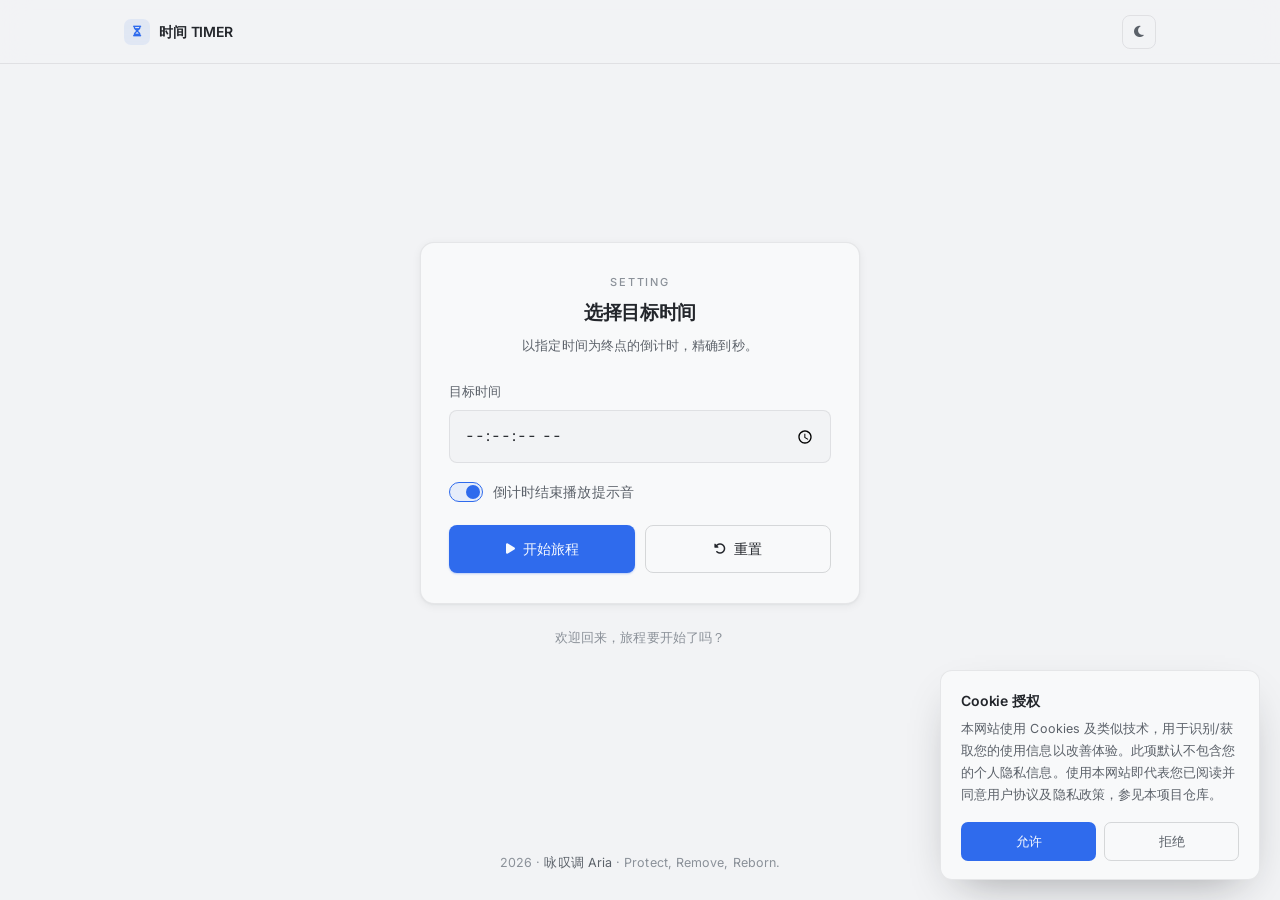
<file: timer/index.html>
<!DOCTYPE html>
<html lang="zh-CN">
<head>
<meta charset="UTF-8" />
<meta name="viewport" content="width=device-width, initial-scale=1, viewport-fit=cover" />
<title>时间 TIMER · 咏叹调 Aria</title>
<meta name="description" content="以指定时间为终点的简约倒计时工具。" />
<script>
  (function () {
    try {
      var saved = localStorage.getItem('timer-theme');
      var prefersDark = window.matchMedia && window.matchMedia('(prefers-color-scheme: dark)').matches;
      if (saved === 'dark' || (!saved && prefersDark)) {
        document.documentElement.classList.add('dark');
      }
    } catch (e) {}
  })();
</script>
<link rel="preconnect" href="https://fonts.googleapis.com" />
<link rel="preconnect" href="https://fonts.gstatic.com" crossorigin />
<link href="https://fonts.googleapis.com/css2?family=Inter:wght@300;400;500;600&display=swap" rel="stylesheet" />
<link rel="stylesheet" href="https://cdnjs.cloudflare.com/ajax/libs/font-awesome/6.4.0/css/all.min.css" />
<style>
  /* ============================================================
     1. 设计令牌
     ============================================================ */
  :root {
    --bg:          #f2f3f5;
    --surface:     #f8f9fa;
    --surface-2:   #e9ebee;

    --text:        #23262b;
    --text-2:      #5b6169;
    --text-3:      #8b9199;

    --line:        rgba(35, 38, 43, 0.09);
    --line-strong: rgba(35, 38, 43, 0.16);

    --accent:      #2f6bed;
    --accent-soft: rgba(47, 107, 237, 0.09);

    --glass:       rgba(242, 243, 245, 0.78);

    --shadow-sm:   0 1px 2px rgba(23, 26, 31, 0.05);
    --shadow-md:   0 2px 10px rgba(23, 26, 31, 0.06), 0 1px 2px rgba(23, 26, 31, 0.04);
    --shadow-lg:   0 18px 44px -20px rgba(23, 26, 31, 0.42);

    --ease:        cubic-bezier(0.22, 1, 0.36, 1);
    color-scheme:  light;
  }

  html.dark {
    --bg:          #16181b;
    --surface:     #1c1f23;
    --surface-2:   #23262b;

    --text:        #e7e8ea;
    --text-2:      #a1a6ad;
    --text-3:      #737980;

    --line:        rgba(255, 255, 255, 0.08);
    --line-strong: rgba(255, 255, 255, 0.16);

    --accent:      #6d9bff;
    --accent-soft: rgba(109, 155, 255, 0.13);

    --glass:       rgba(22, 24, 27, 0.78);

    --shadow-sm:   0 1px 2px rgba(0, 0, 0, 0.28);
    --shadow-md:   0 2px 12px rgba(0, 0, 0, 0.34);
    --shadow-lg:   0 18px 46px -20px rgba(0, 0, 0, 0.8);

    color-scheme:  dark;
  }

  /* ============================================================
     2. 基础
     ============================================================ */
  *, *::before, *::after {
    box-sizing: border-box;
    margin: 0;
    padding: 0;
  }

  html {
    scroll-behavior: smooth;
    -webkit-text-size-adjust: 100%;
  }

  body {
    min-height: 100vh;
    display: flex;
    flex-direction: column;
    background: var(--bg);
    color: var(--text);
    font-family: 'Inter', -apple-system, BlinkMacSystemFont, 'Segoe UI',
                 'PingFang SC', 'Hiragino Sans GB', 'Microsoft YaHei', sans-serif;
    font-size: 15px;
    line-height: 1.65;
    letter-spacing: 0.005em;
    -webkit-font-smoothing: antialiased;
    -moz-osx-font-smoothing: grayscale;
    transition: background-color 0.35s ease, color 0.35s ease;
  }

  h1, h2, h3, p, ul, li { margin: 0; padding: 0; }
  ul { list-style: none; }
  a { color: inherit; text-decoration: none; }
  button { font: inherit; color: inherit; }
  input { font: inherit; }

  ::selection { background: var(--accent-soft); color: var(--text); }

  .container {
    width: 100%;
    max-width: 1080px;
    margin: 0 auto;
    padding: 0 24px;
  }

  /* ============================================================
     3. 顶栏
     ============================================================ */
  .site-header {
    position: fixed;
    top: 0; left: 0; right: 0;
    z-index: 60;
    height: 64px;
    display: flex;
    align-items: center;
    background: var(--glass);
    -webkit-backdrop-filter: saturate(170%) blur(14px);
    backdrop-filter: saturate(170%) blur(14px);
    border-bottom: 1px solid var(--line);
    transition: background-color 0.35s ease, border-color 0.35s ease;
  }

  .header-inner {
    display: flex;
    align-items: center;
    gap: 12px;
    width: 100%;
  }

  .brand {
    display: inline-flex;
    align-items: center;
    gap: 9px;
    margin-right: auto;
    font-size: 14px;
    font-weight: 600;
    letter-spacing: -0.01em;
    white-space: nowrap;
  }
  .brand i {
    display: inline-flex;
    align-items: center;
    justify-content: center;
    width: 26px; height: 26px;
    border-radius: 7px;
    background: var(--accent-soft);
    color: var(--accent);
    font-size: 11px;
  }

  .icon-btn {
    width: 34px; height: 34px;
    display: inline-flex;
    align-items: center;
    justify-content: center;
    padding: 0;
    border: 1px solid var(--line);
    border-radius: 8px;
    background: transparent;
    color: var(--text-2);
    font-size: 13px;
    cursor: pointer;
    flex-shrink: 0;
    transition: color 0.2s ease, background-color 0.2s ease, border-color 0.2s ease;
  }
  .icon-btn:hover {
    color: var(--text);
    background: var(--surface-2);
    border-color: var(--line-strong);
  }

  /* ============================================================
     4. 主区域
     ============================================================ */
  main {
    flex: 1;
    display: flex;
    align-items: center;
    justify-content: center;
    padding: 96px 24px 40px;
  }

  .stage {
    width: 100%;
    max-width: 440px;
  }

  /* ============================================================
     5. 卡片
     ============================================================ */
  .timer-card {
    width: 100%;
    padding: 30px 28px;
    background: var(--surface);
    border: 1px solid var(--line);
    border-radius: 14px;
    box-shadow: var(--shadow-md);
    transition: background-color 0.35s ease, border-color 0.35s ease;
  }

  /* 头部 */
  .panel-head {
    text-align: center;
    margin-bottom: 26px;
  }
  .eyebrow {
    display: block;
    font-size: 11px;
    font-weight: 500;
    letter-spacing: 0.16em;
    text-transform: uppercase;
    color: var(--text-3);
  }
  .panel-title {
    margin-top: 8px;
    font-size: 1.2rem;
    font-weight: 600;
    letter-spacing: -0.02em;
    line-height: 1.4;
  }
  .panel-sub {
    margin-top: 8px;
    font-size: 13px;
    line-height: 1.7;
    color: var(--text-2);
  }

  /* 表单字段 */
  .field {
    display: block;
    margin-bottom: 18px;
  }
  .field-label {
    display: block;
    margin-bottom: 8px;
    font-size: 12.5px;
    font-weight: 500;
    color: var(--text-2);
  }
  .time-input {
    width: 100%;
    padding: 12px 14px;
    font-size: 15px;
    font-weight: 400;
    color: var(--text);
    background: var(--bg);
    border: 1px solid var(--line);
    border-radius: 8px;
    font-variant-numeric: tabular-nums;
    transition: border-color 0.2s ease, box-shadow 0.2s ease, background-color 0.35s ease;
  }
  .time-input:focus {
    outline: none;
    border-color: var(--accent);
    box-shadow: 0 0 0 3px var(--accent-soft);
  }

  /* 开关 */
  .switch {
    display: inline-flex;
    align-items: center;
    gap: 10px;
    margin-bottom: 22px;
    cursor: pointer;
    user-select: none;
  }
  .switch input {
    position: absolute;
    width: 0; height: 0;
    opacity: 0;
  }
  .switch .track {
    position: relative;
    width: 34px; height: 20px;
    flex-shrink: 0;
    border-radius: 999px;
    background: var(--surface-2);
    border: 1px solid var(--line-strong);
    transition: background-color 0.24s ease, border-color 0.24s ease;
  }
  .switch .thumb {
    position: absolute;
    top: 2px; left: 2px;
    width: 14px; height: 14px;
    border-radius: 50%;
    background: var(--text-3);
    transition: transform 0.24s var(--ease), background-color 0.24s ease;
  }
  .switch input:checked + .track {
    background: var(--accent-soft);
    border-color: var(--accent);
  }
  .switch input:checked + .track .thumb {
    transform: translateX(14px);
    background: var(--accent);
  }
  .switch-label {
    font-size: 13.5px;
    color: var(--text-2);
  }

  /* 按钮 */
  .btn {
    display: inline-flex;
    align-items: center;
    justify-content: center;
    gap: 8px;
    padding: 11px 18px;
    font-size: 14px;
    font-weight: 500;
    border: 1px solid transparent;
    border-radius: 8px;
    background: transparent;
    cursor: pointer;
    white-space: nowrap;
    transition: background-color 0.2s ease, border-color 0.2s ease,
                color 0.2s ease, box-shadow 0.2s ease, filter 0.2s ease, transform 0.2s ease;
  }
  .btn i { font-size: 12px; }

  .btn-primary {
    background: var(--accent);
    color: #f6f9ff;
    box-shadow: 0 1px 2px rgba(47, 107, 237, 0.3);
  }
  .btn-primary:hover {
    filter: brightness(1.07);
    box-shadow: 0 8px 20px -10px rgba(47, 107, 237, 0.7);
  }
  .btn-primary:active { transform: translateY(1px); }

  .btn-ghost {
    background: transparent;
    color: var(--text);
    border-color: var(--line-strong);
  }
  .btn-ghost:hover {
    background: var(--surface-2);
    border-color: var(--text-3);
  }

  .btn-group {
    display: flex;
    gap: 10px;
  }
  .btn-group .btn { flex: 1; }

  /* ============================================================
     6. 倒计时展示（硬切）
     ============================================================ */
  .count-wrap {
    display: flex;
    justify-content: center;
    align-items: stretch;
    gap: 10px;
  }

  .time-card {
    flex: 1;
    min-width: 0;
    padding: 22px 10px 18px;
    background: var(--bg);
    border: 1px solid var(--line);
    border-radius: 10px;
    text-align: center;
    transition: border-color 0.24s ease, background-color 0.35s ease;
  }
  .time-card:hover { border-color: var(--line-strong); }

  .roll-viewport {
    position: relative;
    height: 62px;
    overflow: hidden;
    display: flex;
    align-items: center;
    justify-content: center;
  }

  .roll-inner {
    width: 100%;
  }

  .num-item {
    height: 62px;
    display: flex;
    align-items: center;
    justify-content: center;
    font-size: 44px;
    font-weight: 500;
    letter-spacing: -0.03em;
    color: var(--text);
    font-variant-numeric: tabular-nums;
    line-height: 1;
  }

  .big-label {
    margin-top: 4px;
    font-size: 11.5px;
    letter-spacing: 0.12em;
    color: var(--text-3);
  }

  /* 结束状态 */
  .finish-panel {
    display: flex;
    flex-direction: column;
    align-items: center;
    text-align: center;
    padding: 8px 0 4px;
  }
  .finish-icon {
    width: 46px; height: 46px;
    display: flex;
    align-items: center;
    justify-content: center;
    border-radius: 50%;
    background: var(--accent-soft);
    color: var(--accent);
    font-size: 16px;
    margin-bottom: 18px;
  }
  .finish-title {
    font-size: 1.2rem;
    font-weight: 600;
    letter-spacing: -0.02em;
    margin-bottom: 22px;
  }
  .finish-panel .btn { min-width: 140px; }

  /* ============================================================
     7. 状态提示
     ============================================================ */
  .status-tip {
    margin-top: 22px;
    min-height: 22px;
    font-size: 13px;
    line-height: 1.7;
    color: var(--text-3);
    text-align: center;
    transition: color 0.2s ease;
  }

  /* ============================================================
     8. 页脚
     ============================================================ */
  .site-footer {
    flex-shrink: 0;
    padding: 20px 0 26px;
    text-align: center;
    font-size: 12.5px;
    color: var(--text-3);
  }
  .site-footer a {
    color: var(--text-2);
    transition: color 0.2s ease;
  }
  .site-footer a:hover { color: var(--accent); }

  /* ============================================================
     9. Cookie 授权
     ============================================================ */
  .cookie-banner {
    position: fixed;
    right: 20px;
    bottom: 20px;
    z-index: 200;
    width: 320px;
    max-width: calc(100vw - 40px);
    padding: 18px 20px;
    background: var(--surface);
    border: 1px solid var(--line);
    border-radius: 12px;
    box-shadow: var(--shadow-lg);
    opacity: 0;
    visibility: hidden;
    transform: translateY(10px);
    pointer-events: none;
    transition: opacity 0.32s ease, transform 0.32s var(--ease),
                visibility 0.32s, background-color 0.35s ease;
  }
  .cookie-banner.show {
    opacity: 1;
    visibility: visible;
    transform: none;
    pointer-events: auto;
  }

  .cookie-title {
    font-size: 14px;
    font-weight: 600;
    letter-spacing: -0.01em;
    margin-bottom: 6px;
  }
  .cookie-desc {
    font-size: 12.5px;
    line-height: 1.75;
    color: var(--text-2);
    margin-bottom: 16px;
  }
  .cookie-btns {
    display: flex;
    gap: 8px;
  }
  .cookie-btn {
    flex: 1;
    padding: 8px 12px;
    font-size: 13px;
    font-weight: 500;
    border-radius: 7px;
    border: 1px solid transparent;
    cursor: pointer;
    transition: filter 0.2s ease, background-color 0.2s ease, border-color 0.2s ease;
  }
  .cookie-accept {
    background: var(--accent);
    color: #f6f9ff;
  }
  .cookie-accept:hover { filter: brightness(1.07); }
  .cookie-reject {
    background: transparent;
    color: var(--text-2);
    border-color: var(--line-strong);
  }
  .cookie-reject:hover { background: var(--surface-2); color: var(--text); }

  /* ============================================================
     10. 响应式
     ============================================================ */
  @media (max-width: 600px) {
    main { padding: 84px 18px 32px; }
    .timer-card { padding: 24px 20px; border-radius: 12px; }

    .panel-head { margin-bottom: 22px; }
    .panel-title { font-size: 1.1rem; }

    .count-wrap { gap: 8px; }
    .time-card { padding: 16px 6px 14px; border-radius: 9px; }
    .roll-viewport { height: 46px; }
    .num-item { height: 46px; font-size: 30px; }
    .big-label { margin-top: 3px; font-size: 10.5px; letter-spacing: 0.1em; }

    .btn-group { gap: 8px; }
    .btn { padding: 10px 14px; font-size: 13.5px; }

    .cookie-banner {
      right: 12px;
      left: 12px;
      bottom: 12px;
      width: auto;
      max-width: none;
    }
  }

  @media (max-width: 360px) {
    .num-item { font-size: 26px; }
    .roll-viewport { height: 42px; }
    .num-item { height: 42px; }
    .time-card { padding: 14px 4px 12px; }
    .big-label { font-size: 10px; }
  }

  /* ============================================================
     11. 动效偏好
     ============================================================ */
  @media (prefers-reduced-motion: reduce) {
    html { scroll-behavior: auto; }
    *, *::before, *::after {
      animation-duration: 0.001ms !important;
      animation-iteration-count: 1 !important;
      transition-duration: 0.001ms !important;
    }
  }
</style>
</head>
<body>

<!-- ============================================================
     顶栏
     ============================================================ -->
<header class="site-header">
  <div class="container header-inner">
    <a class="brand" href="#!">
      <i class="fas fa-hourglass-half"></i>
      <span>时间 TIMER</span>
    </a>
    <button class="icon-btn" id="themeToggle" type="button" aria-label="切换主题">
      <i class="fas fa-moon"></i>
    </button>
  </div>
</header>

<!-- ============================================================
     主内容
     ============================================================ -->
<main>
  <div class="stage">
    <div class="timer-card" id="centerBox"></div>
    <div class="status-tip" id="statusTip">欢迎回来，旅程要开始了吗？</div>
  </div>
</main>

<!-- ============================================================
     页脚
     ============================================================ -->
<footer class="site-footer">
  <div class="container">
    2026 · <a href="https://linxianlww.github.io/" target="_blank" rel="noopener noreferrer">咏叹调 Aria</a> · Protect, Remove, Reborn.
  </div>
</footer>

<!-- ============================================================
     Cookie 授权
     ============================================================ -->
<div class="cookie-banner" id="cookieBanner">
  <div class="cookie-title">Cookie 授权</div>
  <div class="cookie-desc">
    本网站使用 Cookies 及类似技术，用于识别/获取您的使用信息以改善体验。此项默认不包含您的个人隐私信息。使用本网站即代表您已阅读并同意用户协议及隐私政策，参见本项目仓库。
  </div>
  <div class="cookie-btns">
    <button class="cookie-btn cookie-accept" id="acceptCookie" type="button">允许</button>
    <button class="cookie-btn cookie-reject" id="rejectCookie" type="button">拒绝</button>
  </div>
</div>

<script>
(function () {
  'use strict';

  /* ============================================================
     工具
     ============================================================ */
  function pad2(n) {
    return String(n).padStart(2, '0');
  }

  /* ============================================================
     主题
     ============================================================ */
  var themeToggle = document.getElementById('themeToggle');
  var themeIcon = themeToggle ? themeToggle.querySelector('i') : null;

  function syncThemeIcon() {
    if (!themeIcon) return;
    themeIcon.className = document.documentElement.classList.contains('dark')
      ? 'fas fa-sun' : 'fas fa-moon';
  }
  syncThemeIcon();

  if (themeToggle) {
    themeToggle.addEventListener('click', function () {
      document.documentElement.classList.toggle('dark');
      try {
        localStorage.setItem('timer-theme',
          document.documentElement.classList.contains('dark') ? 'dark' : 'light');
      } catch (e) {}
      syncThemeIcon();
    });
  }

  /* ============================================================
     Cookie 授权
     ============================================================ */
  var cookieBanner = document.getElementById('cookieBanner');

  function getCookie(name) {
    var value = '; ' + document.cookie;
    var parts = value.split('; ' + name + '=');
    if (parts.length === 2) return parts.pop().split(';').shift();
    return null;
  }

  function setCookie(name, value) {
    document.cookie = name + '=' + value + '; max-age=' + (365 * 24 * 60 * 60) + '; path=/';
  }

  function initCookieBanner() {
    if (!getCookie('cookie_consent')) {
      cookieBanner.classList.add('show');
    }
  }

  document.getElementById('acceptCookie').addEventListener('click', function () {
    setCookie('cookie_consent', 'accepted');
    cookieBanner.classList.remove('show');
  });

  document.getElementById('rejectCookie').addEventListener('click', function () {
    setCookie('cookie_consent', 'rejected');
    cookieBanner.classList.remove('show');
  });

  /* ============================================================
     计时记录
     ============================================================ */
  function saveTimeRecord(start, end) {
    if (getCookie('cookie_consent') !== 'accepted') return;
    var records;
    try {
      records = JSON.parse(localStorage.getItem('time_records') || '[]');
    } catch (e) {
      records = [];
    }
    records.push({
      startTime: start,
      endTime: end,
      timestamp: new Date().toLocaleString()
    });
    try {
      localStorage.setItem('time_records', JSON.stringify(records));
    } catch (e) {}
  }

  window.view = function () {
    if (getCookie('cookie_consent') !== 'accepted') {
      console.log('未授权 Cookie，无法查看记录');
      return;
    }
    var records;
    try {
      records = JSON.parse(localStorage.getItem('time_records') || '[]');
    } catch (e) {
      records = [];
    }
    if (records.length === 0) {
      console.log('暂无计时记录');
      return;
    }
    console.log('全部计时记录：');
    console.table(records);
  };

  /* ============================================================
     状态
     ============================================================ */
  var timer = null;
  var currentStartTime = null;
  var lastVals = { h: -1, m: -1, s: -1 };
  var endSound = new Audio('timer_utilitarian_v2.mp3');

  var centerBox = document.getElementById('centerBox');
  var statusTip = document.getElementById('statusTip');

  /* ============================================================
     设置面板
     ============================================================ */
  function renderSettingsPanel() {
    centerBox.innerHTML =
      '<div class="panel-head">' +
        '<span class="eyebrow">Setting</span>' +
        '<h1 class="panel-title">选择目标时间</h1>' +
        '<p class="panel-sub">以指定时间为终点的倒计时，精确到秒。</p>' +
      '</div>' +
      '<label class="field">' +
        '<span class="field-label">目标时间</span>' +
        '<input type="time" step="1" id="timePicker" class="time-input" />' +
      '</label>' +
      '<label class="switch">' +
        '<input type="checkbox" id="soundEnabled" checked />' +
        '<span class="track"><span class="thumb"></span></span>' +
        '<span class="switch-label">倒计时结束播放提示音</span>' +
      '</label>' +
      '<div class="btn-group">' +
        '<button type="button" class="btn btn-primary" id="startBtn">' +
          '<i class="fas fa-play"></i>开始旅程' +
        '</button>' +
        '<button type="button" class="btn btn-ghost" id="resetBtn">' +
          '<i class="fas fa-rotate-left"></i>重置' +
        '</button>' +
      '</div>';

    var tp = document.getElementById('timePicker');
    var now = new Date();
    tp.min = pad2(now.getHours()) + ':' + pad2(now.getMinutes()) + ':' + pad2(now.getSeconds());

    document.getElementById('startBtn').addEventListener('click', startTimer);
    document.getElementById('resetBtn').addEventListener('click', resetTimer);
  }

  /* ============================================================
     倒计时 DOM（初始直接写入）
     ============================================================ */
  function initCountDOM(target) {
    centerBox.innerHTML =
      '<div class="count-wrap">' +
        '<div class="time-card">' +
          '<div class="roll-viewport">' +
            '<div class="roll-inner" id="hRoll"><div class="num-item">00</div></div>' +
          '</div>' +
          '<div class="big-label">时</div>' +
        '</div>' +
        '<div class="time-card">' +
          '<div class="roll-viewport">' +
            '<div class="roll-inner" id="mRoll"><div class="num-item">00</div></div>' +
          '</div>' +
          '<div class="big-label">分</div>' +
        '</div>' +
        '<div class="time-card">' +
          '<div class="roll-viewport">' +
            '<div class="roll-inner" id="sRoll"><div class="num-item">00</div></div>' +
          '</div>' +
          '<div class="big-label">秒</div>' +
        '</div>' +
      '</div>';

    var diff = target - Date.now();
    if (diff <= 0) {
      lastVals = { h: -1, m: -1, s: -1 };
      return;
    }

    var h = Math.floor(diff / 3600000);
    var m = Math.floor((diff % 3600000) / 60000);
    var s = Math.floor((diff % 60000) / 1000);

    var hNode = document.querySelector('#hRoll .num-item');
    var mNode = document.querySelector('#mRoll .num-item');
    var sNode = document.querySelector('#sRoll .num-item');

    if (hNode) hNode.textContent = pad2(h);
    if (mNode) mNode.textContent = pad2(m);
    if (sNode) sNode.textContent = pad2(s);

    lastVals = { h: h, m: m, s: s };
  }

  /* ============================================================
     数字更新（硬切，无动画）
     ============================================================ */
  function setRollValue(rollId, value) {
    var wrap = document.getElementById(rollId);
    if (!wrap) return;

    var item = wrap.querySelector('.num-item');
    if (item) {
      item.textContent = pad2(value);
    } else {
      wrap.innerHTML = '<div class="num-item">' + pad2(value) + '</div>';
    }
  }

  /* ============================================================
     倒计时更新
     ============================================================ */
  function updateCount(target) {
    var diff = target - Date.now();

    if (diff <= 0) {
      clearInterval(timer);
      timer = null;

      centerBox.innerHTML =
        '<div class="finish-panel">' +
          '<div class="finish-icon"><i class="fas fa-check"></i></div>' +
          '<div class="finish-title">旅程告一段落</div>' +
          '<button type="button" class="btn btn-primary" id="restartBtn">' +
            '<i class="fas fa-rotate-right"></i>重新开始' +
          '</button>' +
        '</div>';

      document.getElementById('restartBtn').addEventListener('click', resetTimer);

      statusTip.textContent = '时间已到，新的开始。';

      saveTimeRecord(currentStartTime, new Date().toLocaleString());
      currentStartTime = null;

      var sb = document.getElementById('soundEnabled');
      if (sb && sb.checked) {
        endSound.play().catch(function (err) {
          console.log('音频播放失败', err);
        });
      }
      return;
    }

    var h = Math.floor(diff / 3600000);
    var m = Math.floor((diff % 3600000) / 60000);
    var s = Math.floor((diff % 60000) / 1000);

    if (lastVals.h !== h) { setRollValue('hRoll', h); lastVals.h = h; }
    if (lastVals.m !== m) { setRollValue('mRoll', m); lastVals.m = m; }
    if (lastVals.s !== s) { setRollValue('sRoll', s); lastVals.s = s; }
  }

  /* ============================================================
     开始 / 重置
     ============================================================ */
  function startTimer() {
    var tp = document.getElementById('timePicker');
    if (!tp) return;
    var val = tp.value;

    if (!val) {
      statusTip.textContent = '请先选择目标时间';
      return;
    }

    /* 彩蛋 */
    if (val === '11:45:14') {
      window.open('https://114514.cn', '_blank');
      statusTip.textContent = '发现了隐藏的旅程！';
      return;
    }

    var parts = val.split(':');
    var selH = parseInt(parts[0], 10) || 0;
    var selM = parseInt(parts[1], 10) || 0;
    var selS = parts[2] ? parseInt(parts[2], 10) : 0;

    var target = new Date();
    target.setHours(selH, selM, selS, 0);

    if (target <= new Date()) {
      statusTip.textContent = '无法前往过去，请选择未来时间';
      return;
    }

    currentStartTime = new Date().toLocaleString();
    statusTip.textContent = '时间逐渐消逝，未来正在向你靠近。';

    initCountDOM(target);

    if (timer) clearInterval(timer);
    updateCount(target);
    timer = setInterval(function () { updateCount(target); }, 1000);
  }

  function resetTimer() {
    if (timer) {
      clearInterval(timer);
      timer = null;
    }
    currentStartTime = null;
    lastVals = { h: -1, m: -1, s: -1 };
    statusTip.textContent = '欢迎回来，旅程即将开始。';
    renderSettingsPanel();
  }

  /* ============================================================
     初始化
     ============================================================ */
  document.addEventListener('DOMContentLoaded', function () {
    renderSettingsPanel();
    initCookieBanner();
  });

})();
</script>
</body>
</html>
</file>
